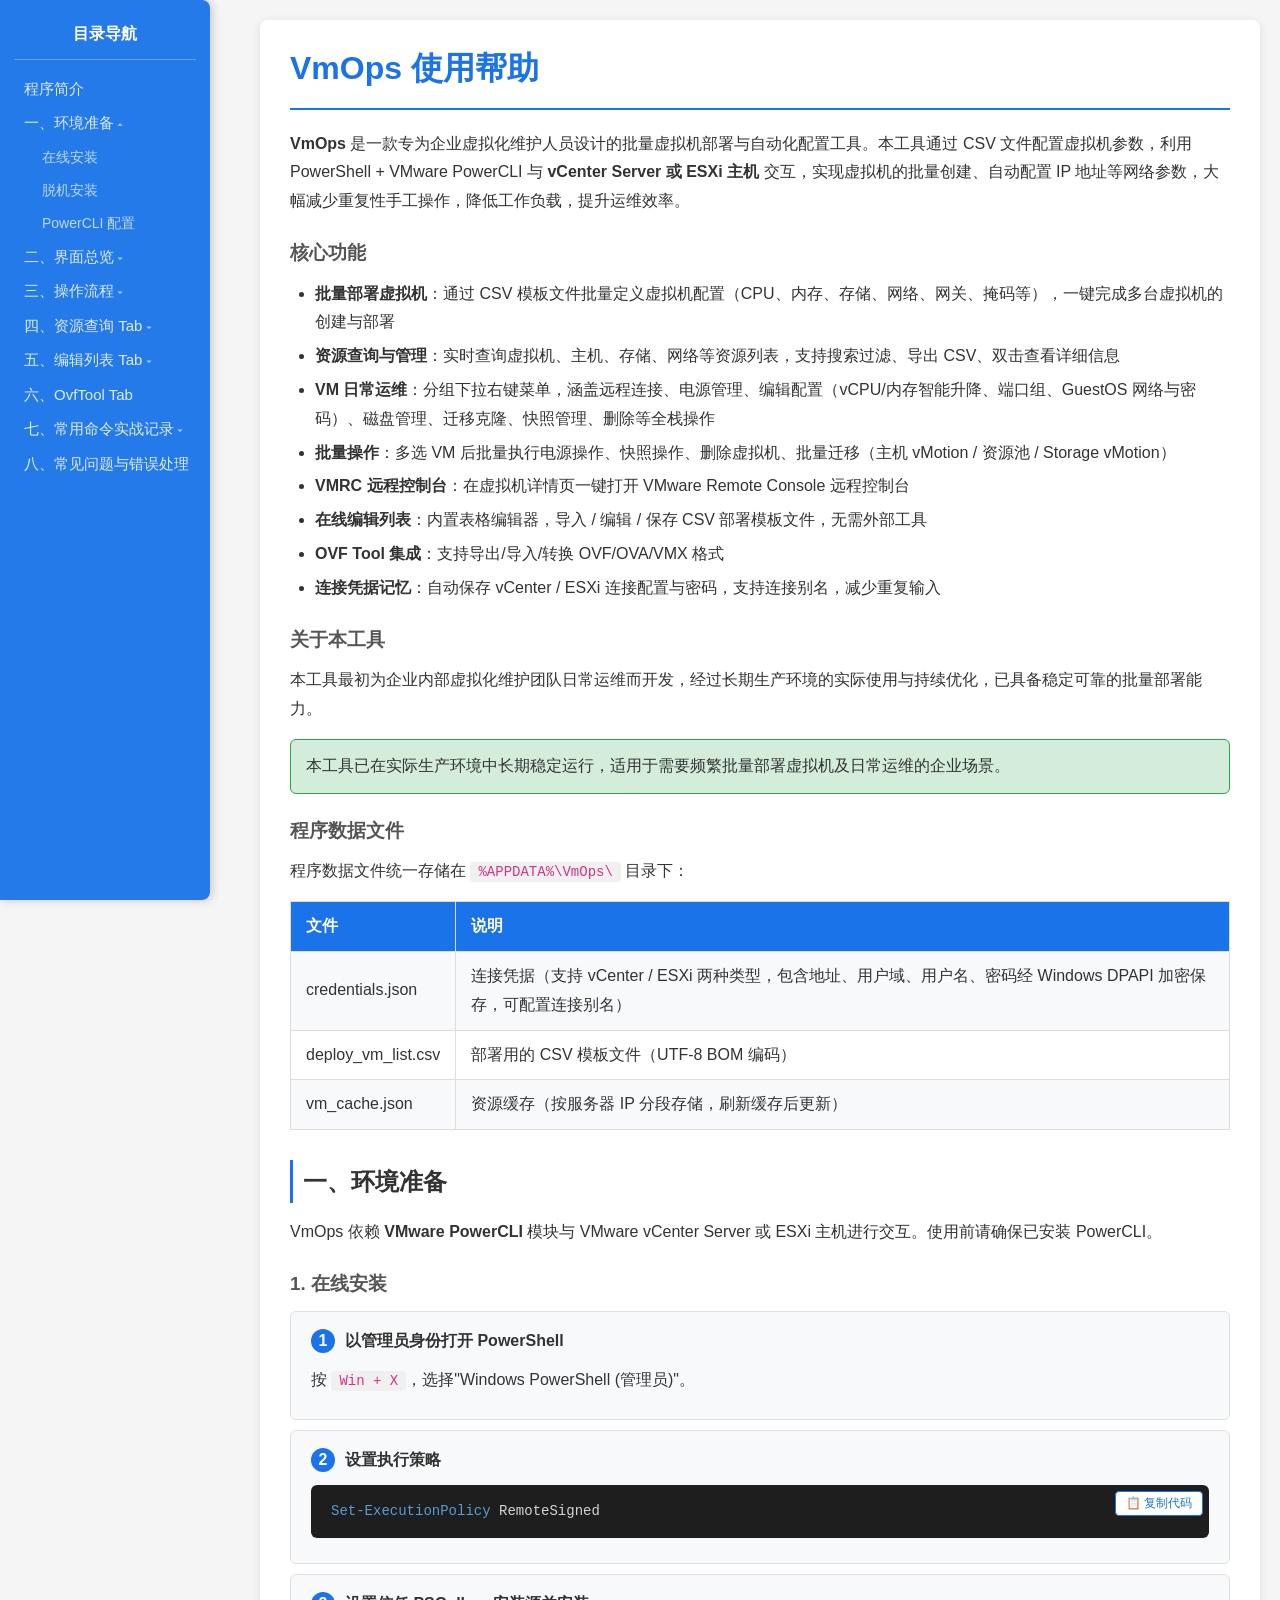
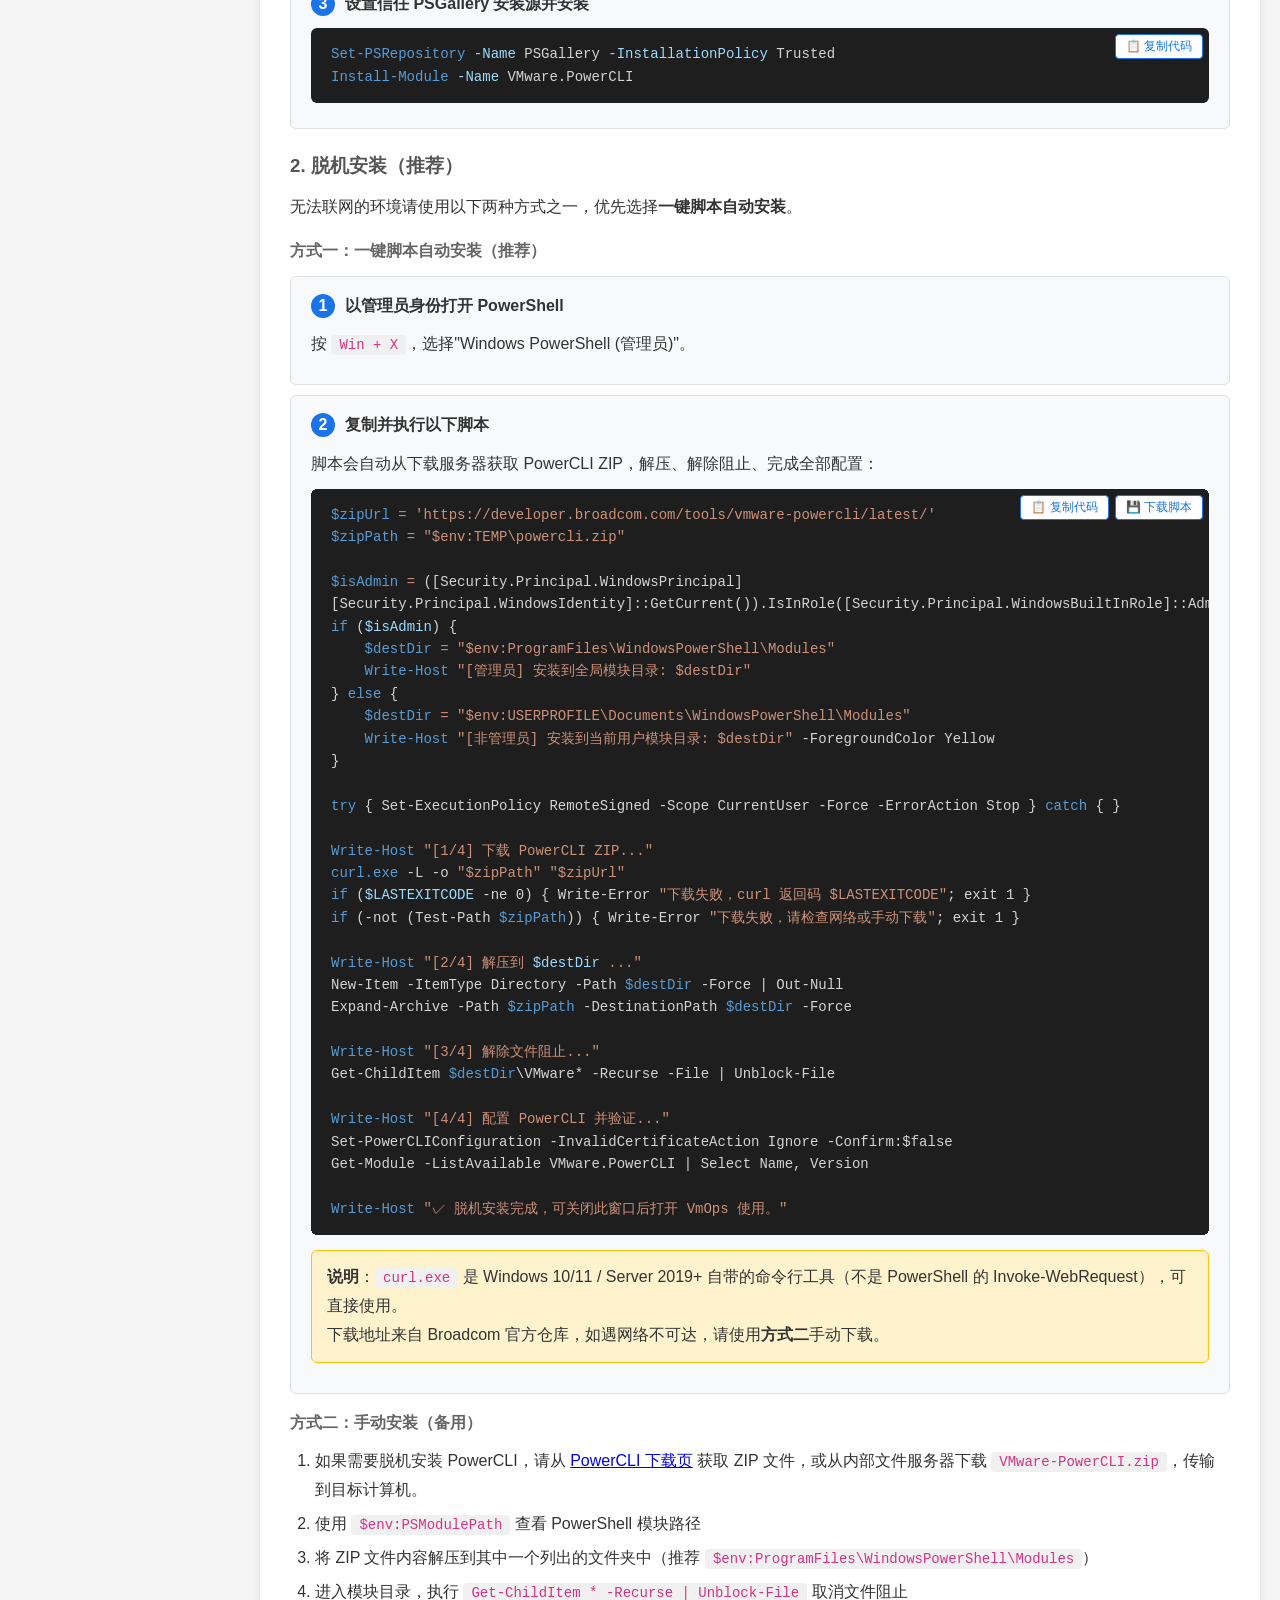
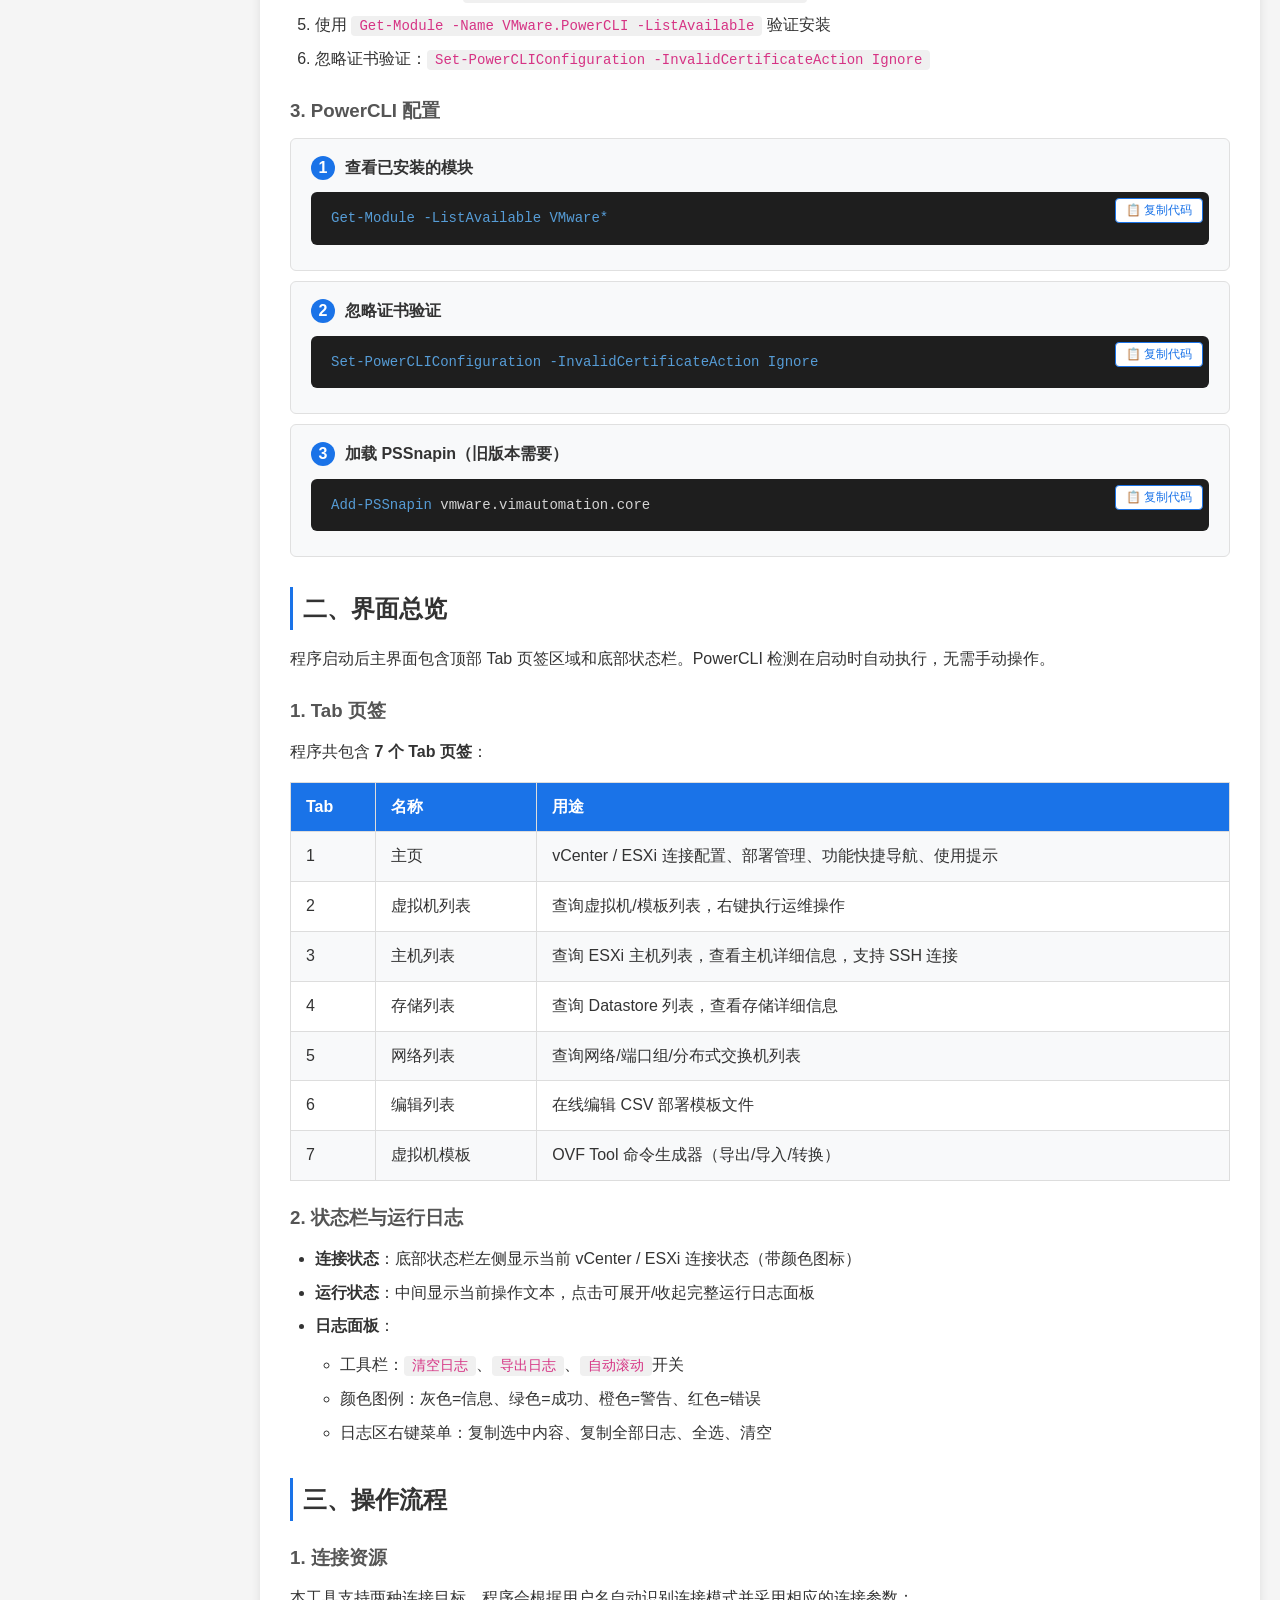
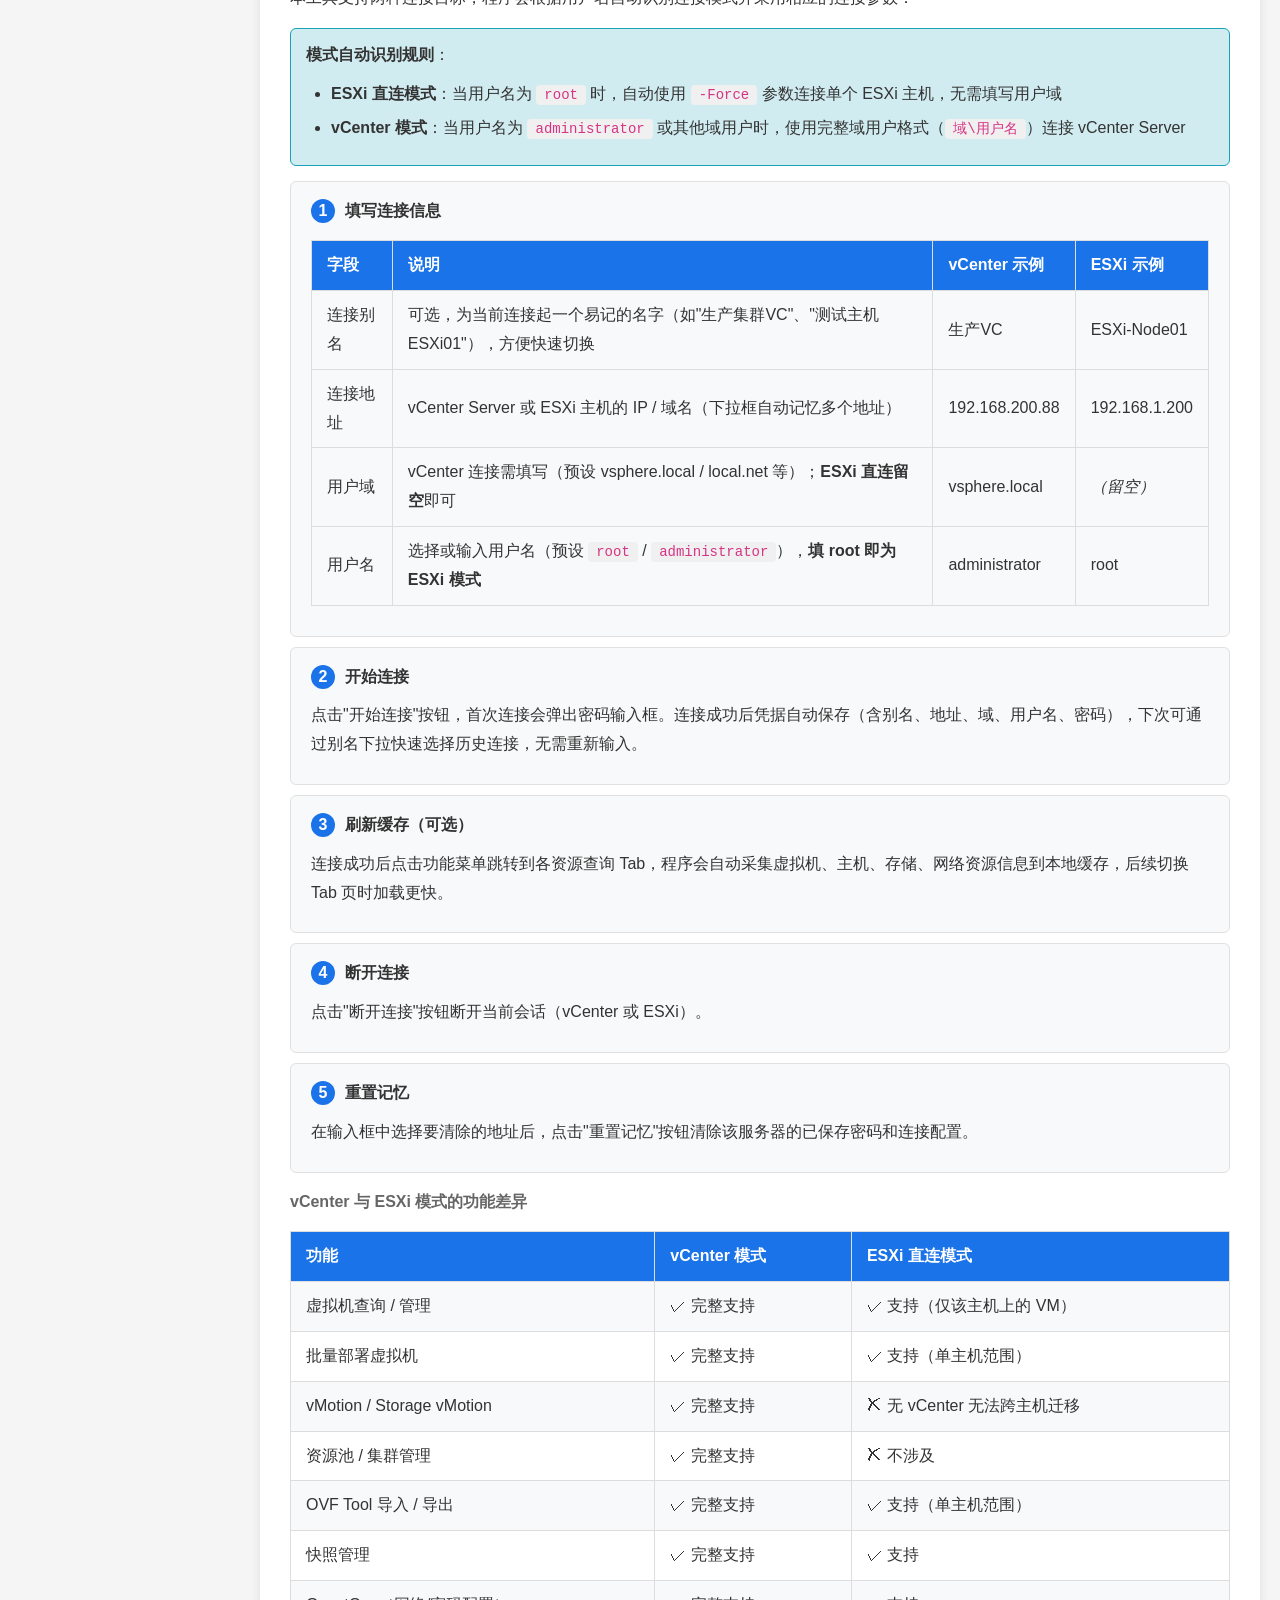
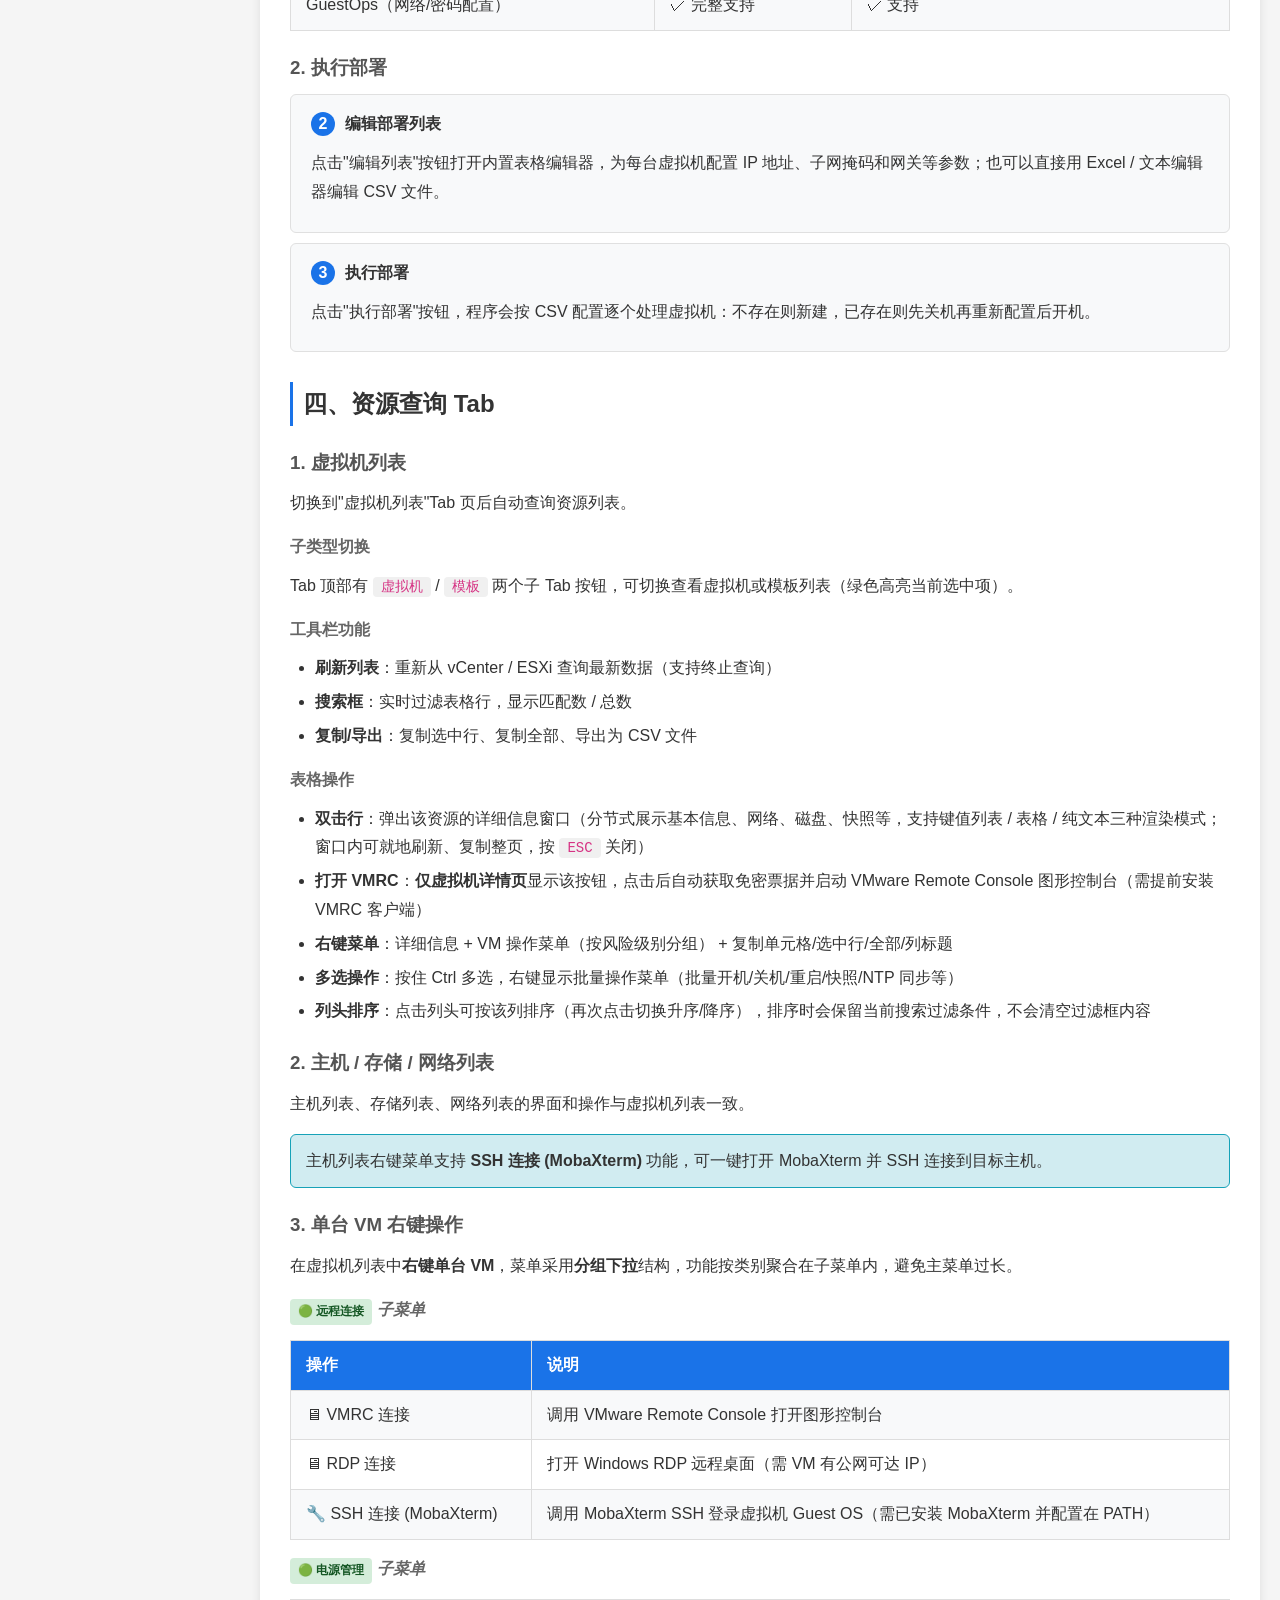
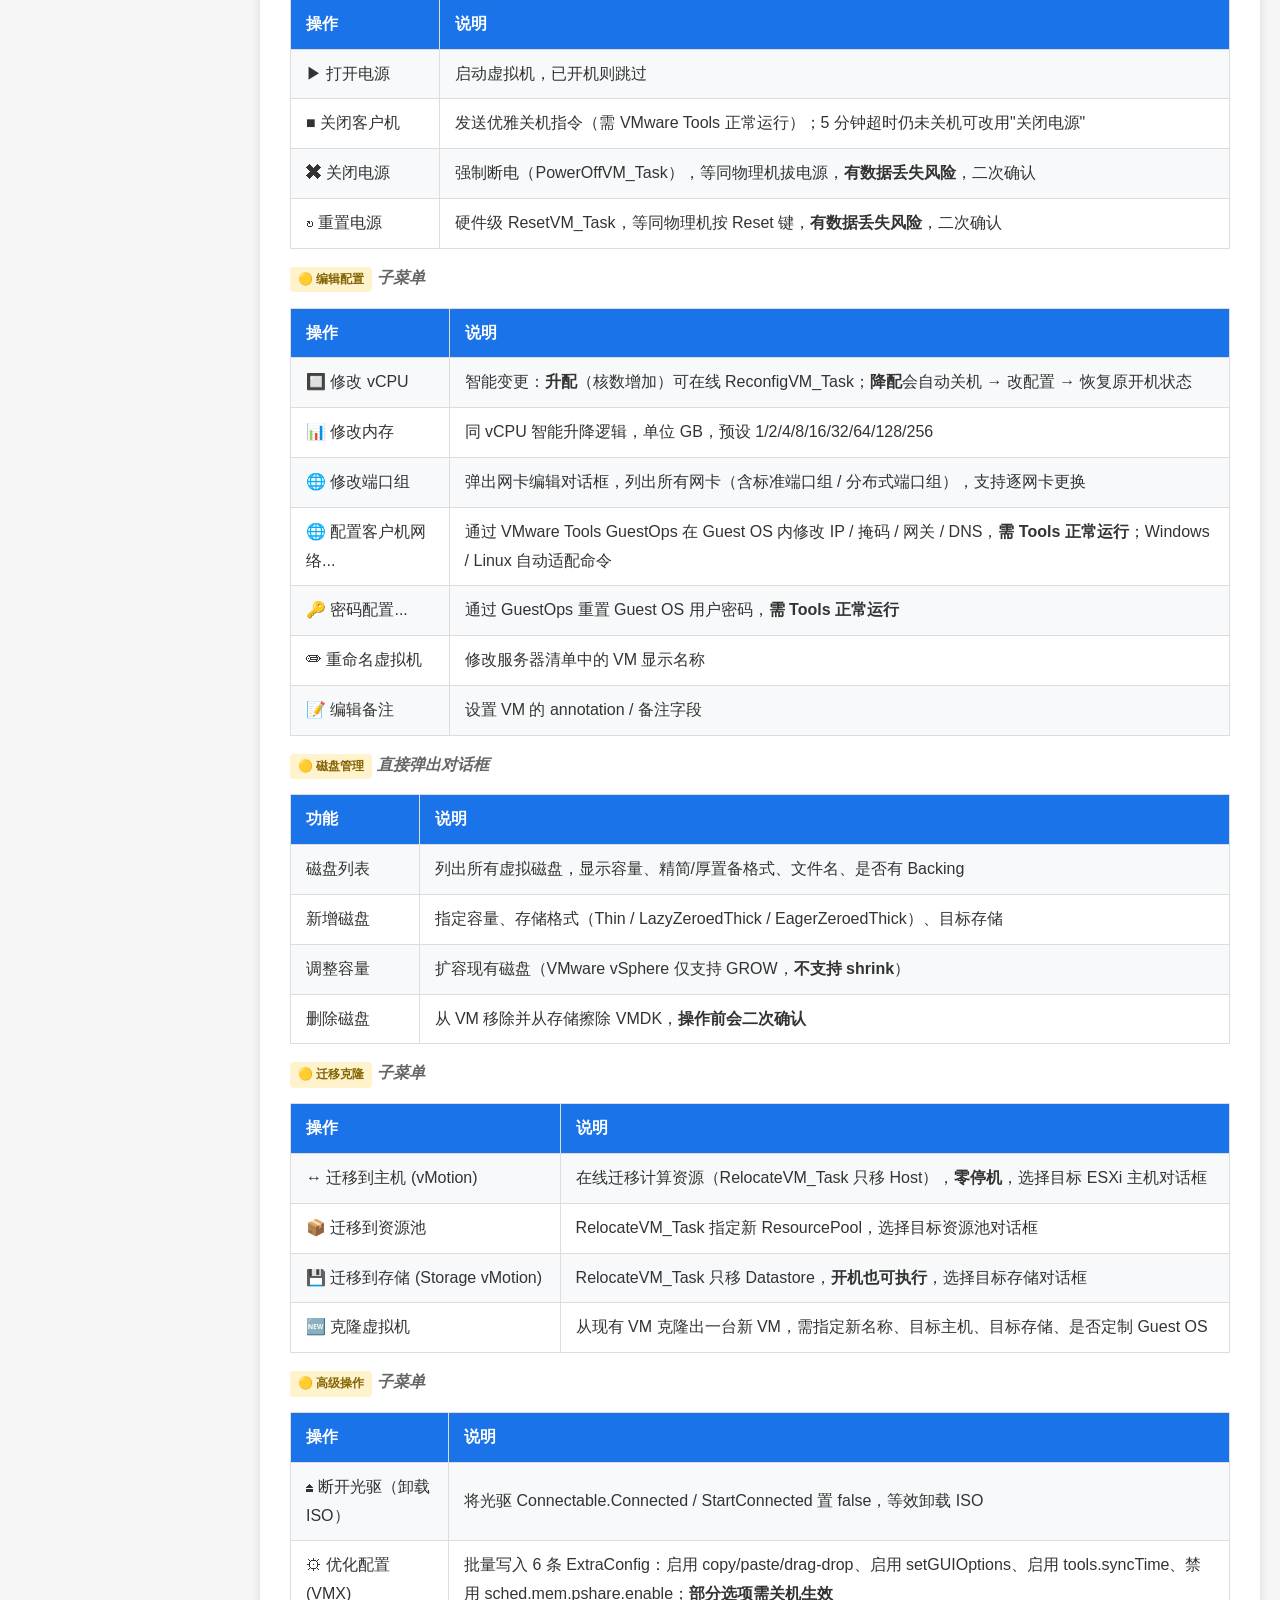
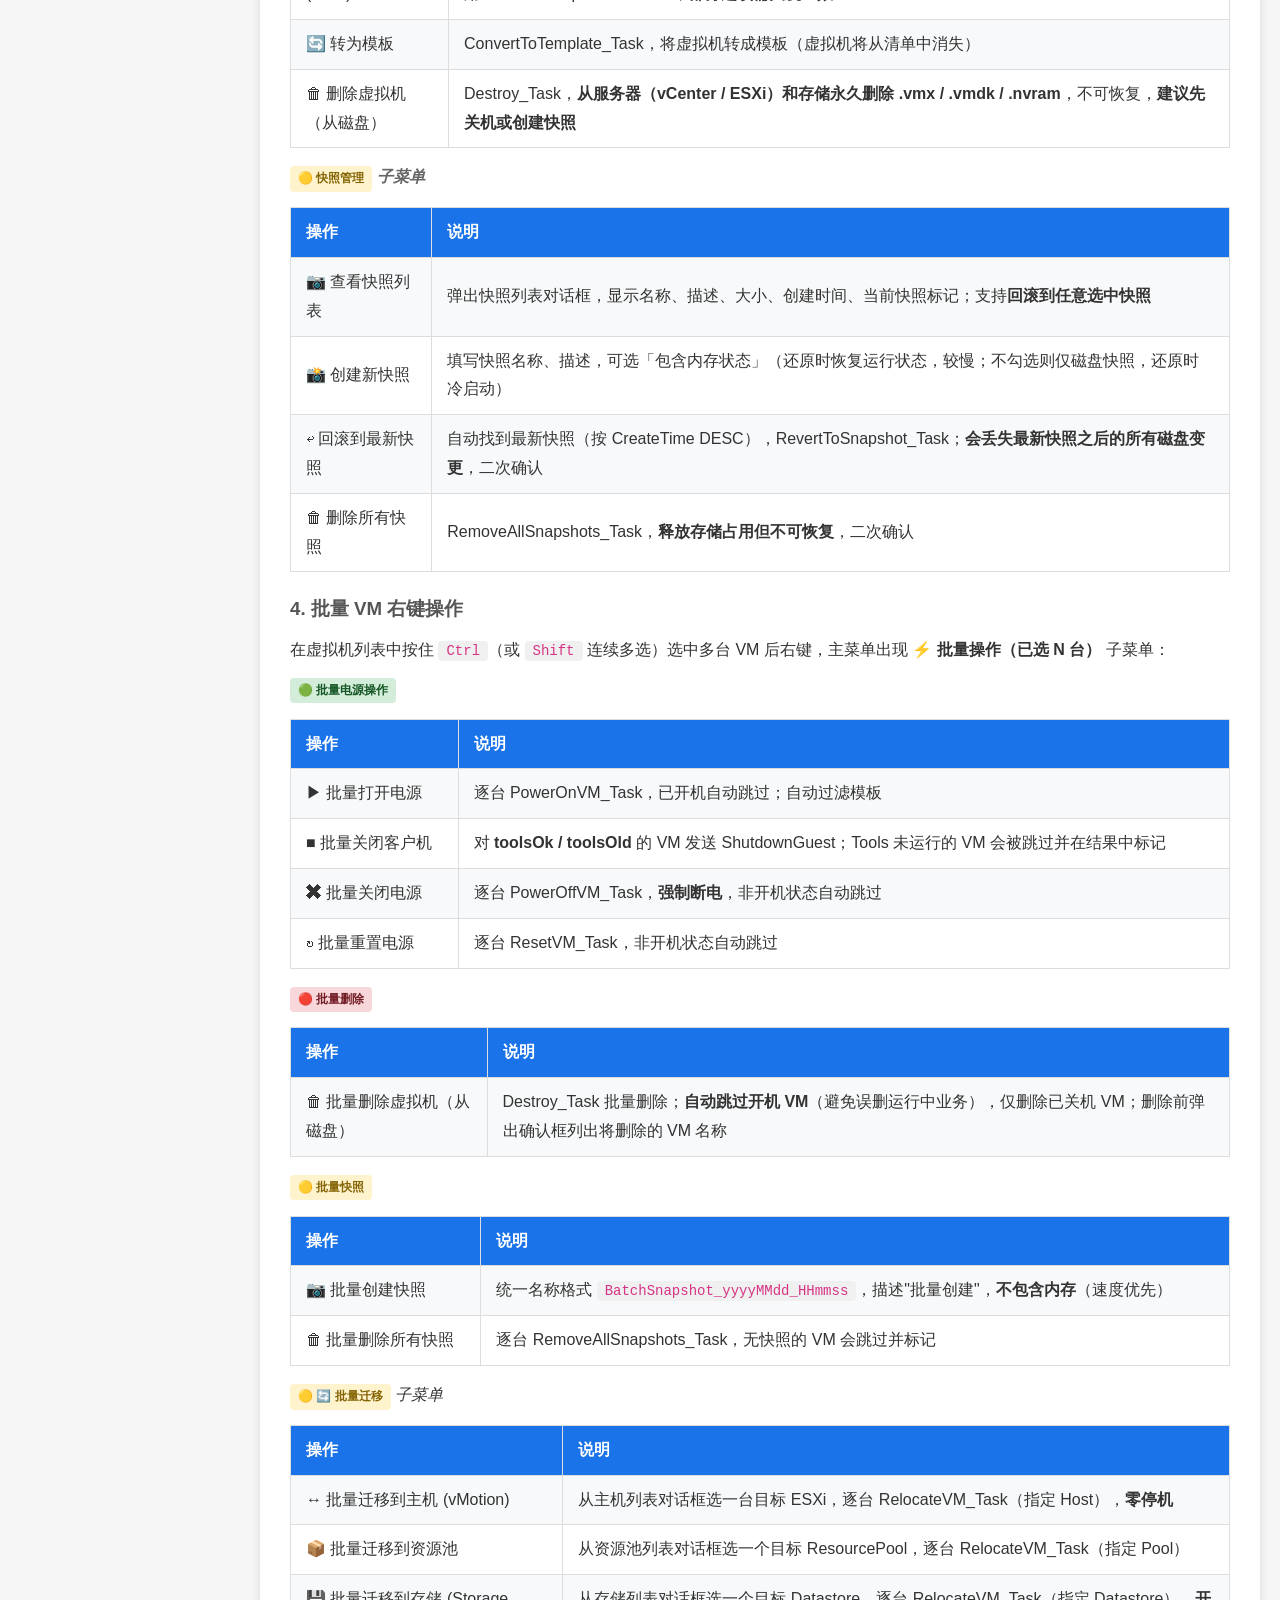
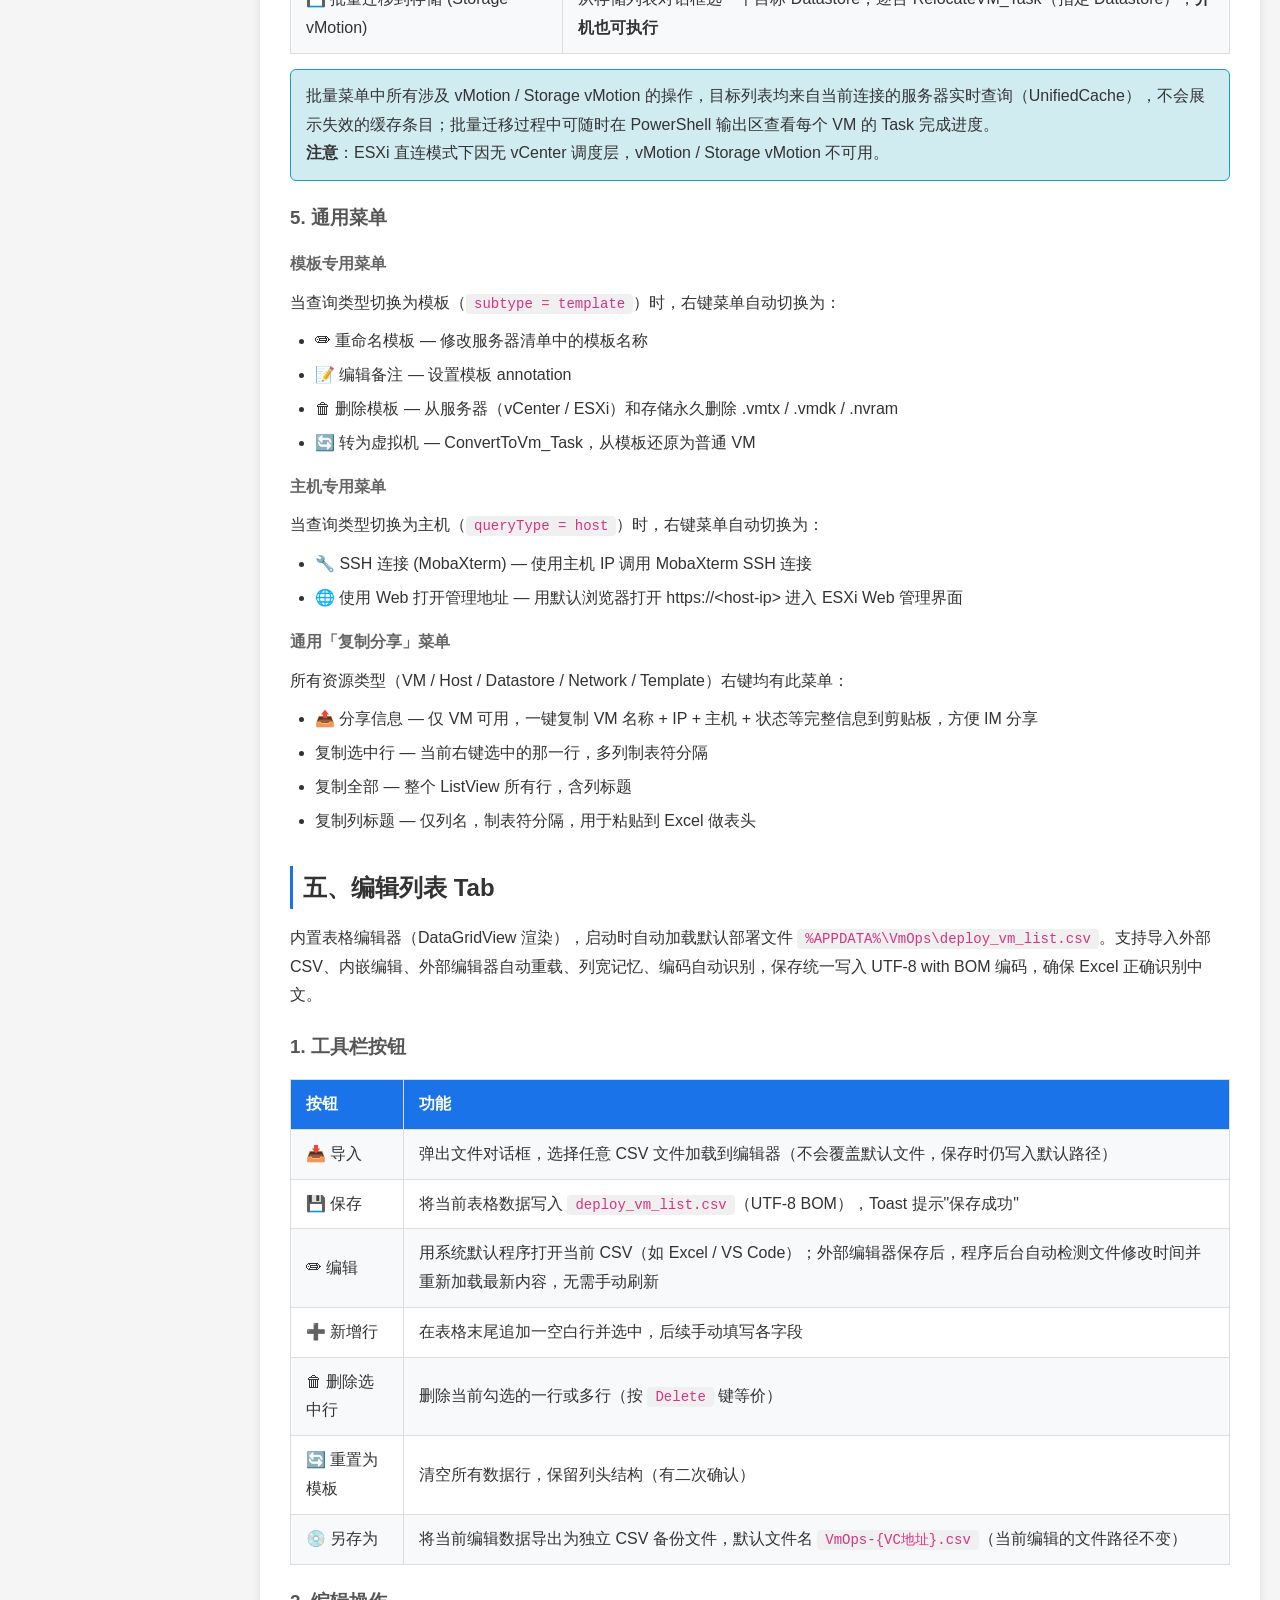
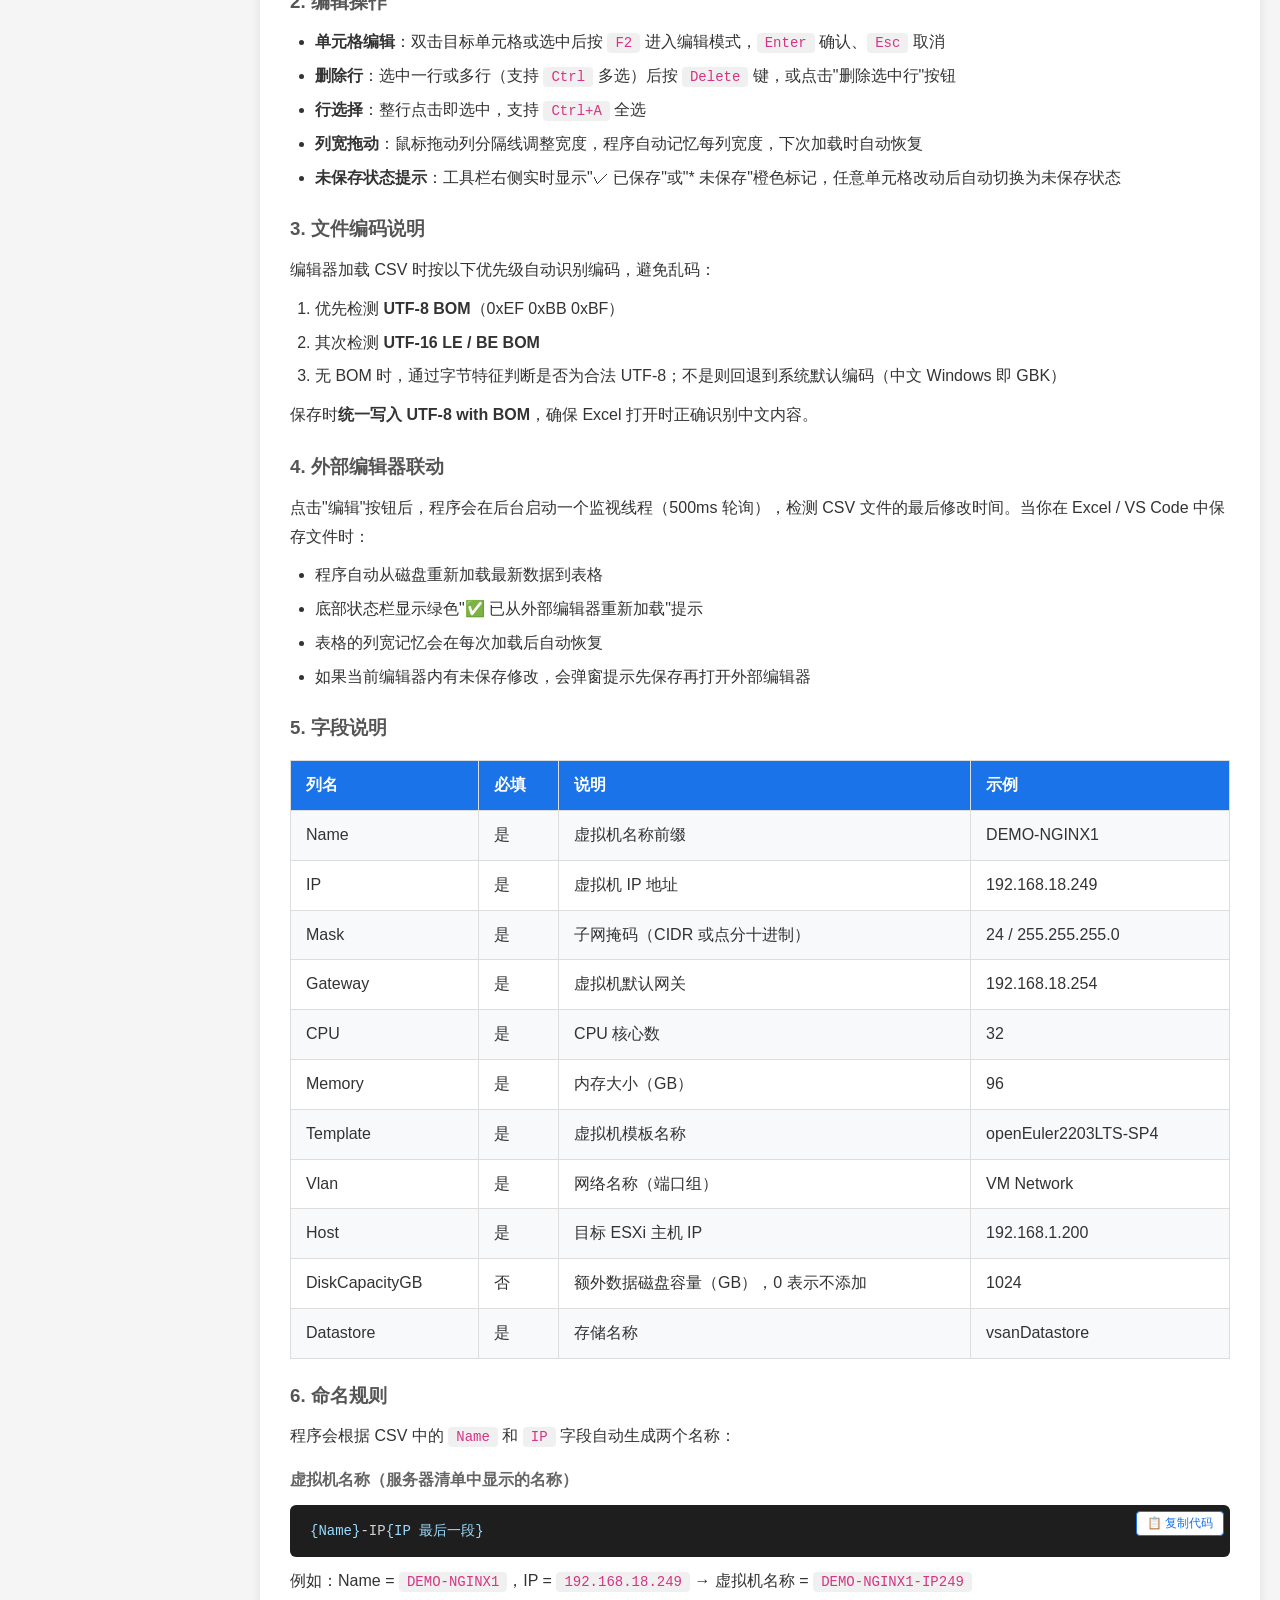
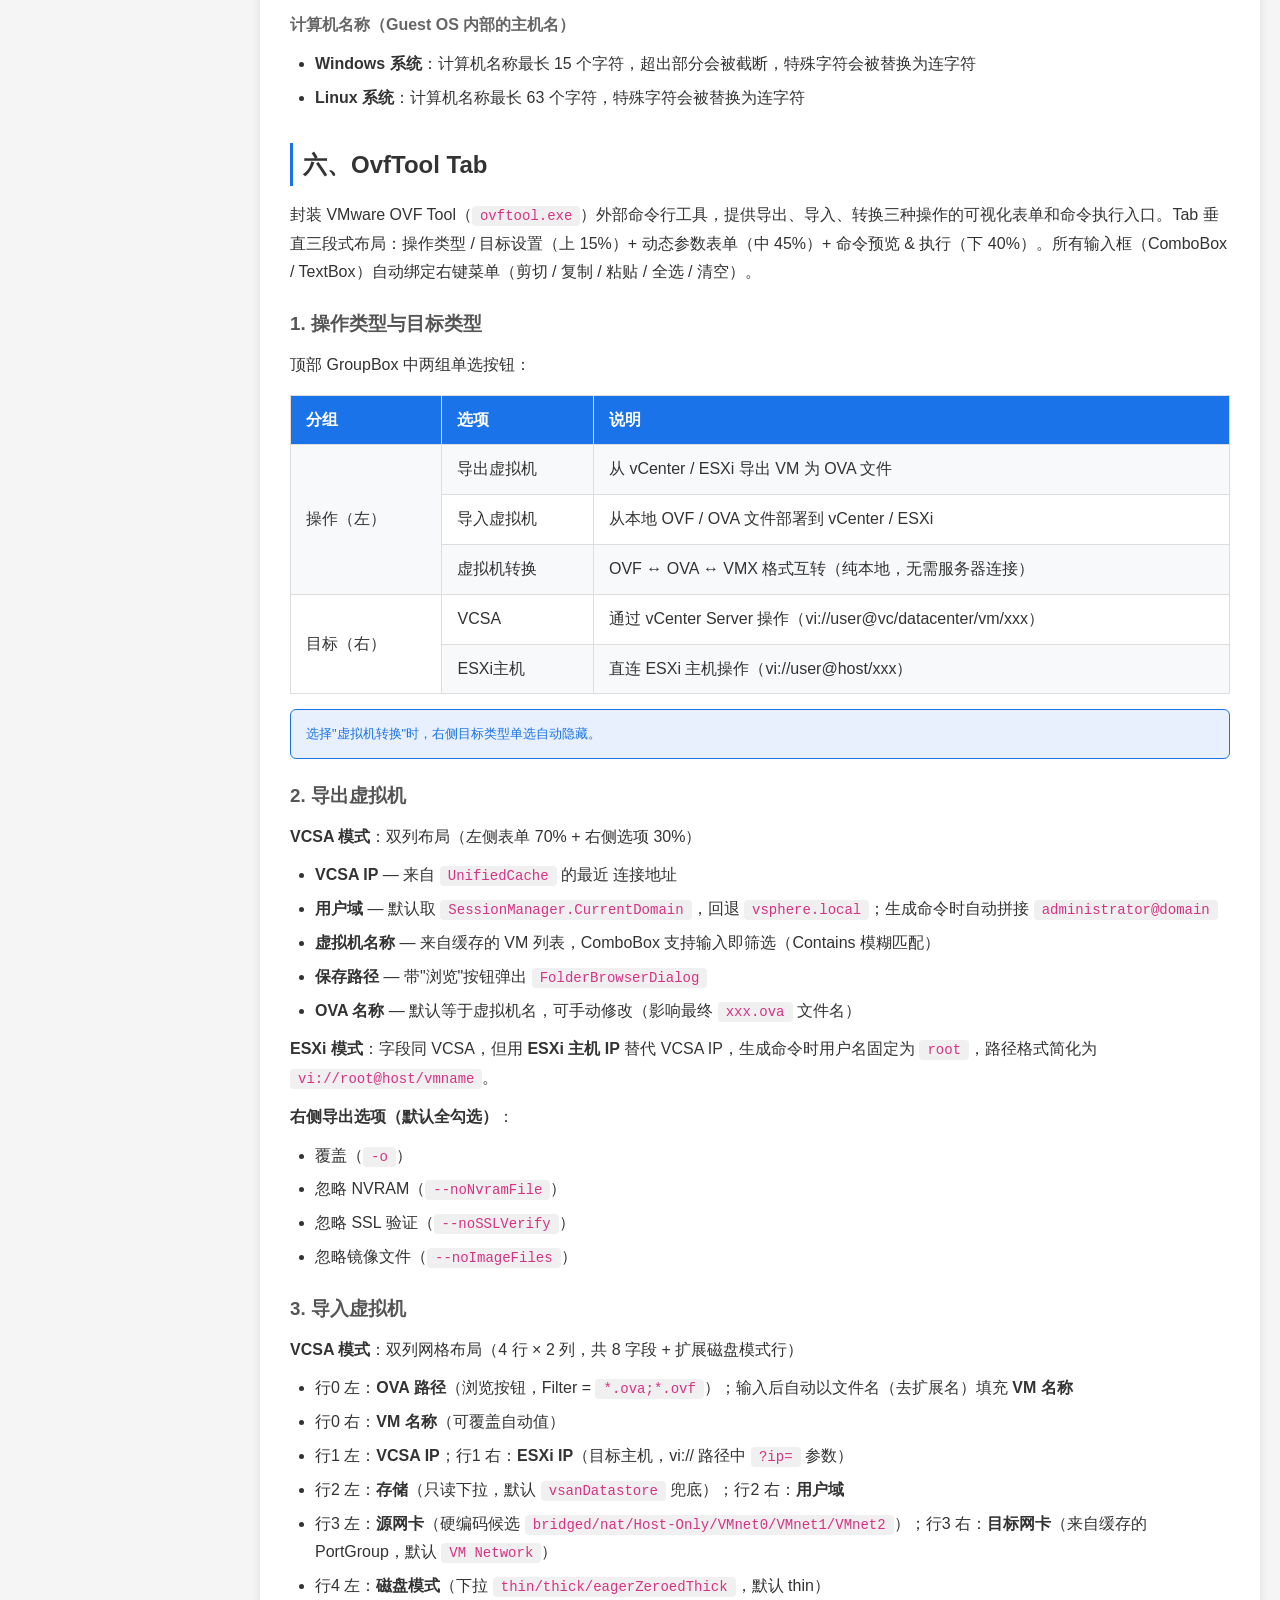
<file: VirtualizationOpsTool/Resources/help.html>
<!DOCTYPE html>
<html lang="zh-CN">
<head>
    <meta charset="UTF-8">
    <meta name="viewport" content="width=device-width, initial-scale=1.0">
    <title>VmOps 使用帮助</title>
    <link rel="icon" href="vmware.ico">
    <base target="_blank">
    <style>
        * { margin: 0; padding: 0; box-sizing: border-box; }
        body {
            font-family: "Microsoft YaHei", "Segoe UI", sans-serif;
            background: #f5f5f5;
            color: #333;
            line-height: 1.8;
            padding: 20px;
            overflow-x: hidden;
        }
        .container {
            max-width: 100%;
            width: auto;
            margin: 0 auto;
            background: #fff;
            border-radius: 8px;
            box-shadow: 0 2px 10px rgba(0,0,0,0.1);
            padding: 20px 30px;
        }
        h1 {
            color: #1a73e8;
            border-bottom: 2px solid #1a73e8;
            padding-bottom: 10px;
            margin-bottom: 20px;
        }
        h2 {
            color: #333;
            margin: 30px 0 15px;
            padding-left: 10px;
            border-left: 3px solid #1a73e8;
        }
        h3 { color: #555; margin: 20px 0 10px; }
        h4 { color: #666; margin: 15px 0 8px; }
        p { margin: 10px 0; }
        .step {
            background: #f8f9fa;
            border: 1px solid #e0e0e0;
            border-radius: 6px;
            padding: 15px 20px;
            margin: 10px 0;
        }
        .step-number {
            display: inline-block;
            background: #1a73e8;
            color: #fff;
            width: 24px; height: 24px;
            line-height: 24px; text-align: center;
            border-radius: 50%;
            margin-right: 10px;
            font-weight: bold;
        }
        code {
            background: #f0f0f0;
            padding: 2px 8px;
            border-radius: 4px;
            font-family: "Consolas", "Courier New", monospace;
            color: #d63384;
            font-size: 14px;
        }
        .code-block {
            background: #1e1e1e;
            color: #d4d4d4;
            padding: 15px 20px;
            border-radius: 6px;
            margin: 10px 0;
            overflow-x: auto;
            font-family: "Consolas", "Courier New", monospace;
            font-size: 14px;
            line-height: 1.6;
        }
        .code-block .comment { color: #6a9955; }
        .code-block .cmd { color: #569cd6; }
        .code-block .str { color: #ce9178; }
        .code-block .var { color: #9cdcfe; }
        .note {
            background: #fff3cd;
            border: 1px solid #ffc107;
            border-radius: 6px;
            padding: 12px 15px;
            margin: 15px 0;
        }
        .success {
            background: #d4edda;
            border: 1px solid #28a745;
            border-radius: 6px;
            padding: 12px 15px;
            margin: 15px 0;
        }
        .error-box {
            background: #f8d7da;
            border: 1px solid #dc3545;
            border-radius: 6px;
            padding: 12px 15px;
            margin: 15px 0;
        }
        .info-box {
            background: #d1ecf1;
            border: 1px solid #17a2b8;
            border-radius: 6px;
            padding: 12px 15px;
            margin: 15px 0;
        }
        table {
            width: 100%;
            border-collapse: collapse;
            margin: 15px 0;
        }
        th, td {
            border: 1px solid #ddd;
            padding: 10px 15px;
            text-align: left;
        }
        th { background: #1a73e8; color: #fff; }
        tr:nth-child(even) { background: #f8f9fa; }
        ul, ol { padding-left: 25px; margin: 10px 0; }
        li { margin: 5px 0; }
        .footer {
            text-align: center;
            margin-top: 30px;
            padding-top: 20px;
            border-top: 1px solid #e0e0e0;
            color: #888;
            font-size: 14px;
        }
        .footer-contact {
            margin-top: 12px;
            font-size: 13px;
        }
        .footer-contact a {
            color: #1a73e8;
            text-decoration: none;
        }
        .footer-contact a:hover {
            text-decoration: underline;
        }
        .version-badge {
            display: inline-block;
            background: #1a73e8;
            color: #fff;
            font-size: 12px;
            padding: 2px 10px;
            border-radius: 10px;
            font-family: Consolas, 'Courier New', monospace;
            margin-left: 4px;
        }
        .toc-sidebar {
            position: fixed;
            left: 0; top: 0;
            width: 210px;
            height: 100vh;
            background: rgba(26, 115, 232, 0.95);
            border-radius: 0 8px 8px 0;
            padding: 20px 14px;
            z-index: 1000;
            overflow-y: auto;
            box-shadow: 2px 0 10px rgba(0,0,0,0.2);
            transition: transform 0.3s ease;
            display: flex;
            flex-direction: column;
        }
        .toc-sidebar h4 {
            color: #fff;
            font-size: 16px;
            margin: 0 0 12px 0;
            text-align: center;
            border-bottom: 1px solid rgba(255,255,255,0.3);
            padding-bottom: 10px;
            flex-shrink: 0;
        }
        .toc-sidebar ul { list-style: none; padding: 0; margin: 0; flex: 1; overflow-y: auto; }
        .toc-sidebar li { margin: 0; padding: 0; }
        .toc-sidebar a {
            display: block;
            color: rgba(255,255,255,0.85);
            text-decoration: none;
            font-size: 15px;
            padding: 6px 10px;
            border-radius: 4px;
            transition: all 0.2s;
            white-space: nowrap;
            line-height: 1.5;
        }
        .toc-sidebar a:hover { background: rgba(255,255,255,0.2); color: #fff; }
        .toc-sidebar .has-children > a::after {
            content: ' ▾';
            font-size: 12px;
            opacity: 0.7;
        }
        .toc-sidebar .has-children.open > a::after {
            content: ' ▴';
        }
        .toc-sidebar .children {
            list-style: none;
            padding: 0;
            margin: 0;
            max-height: 0;
            overflow: hidden;
            transition: max-height 0.25s ease;
        }
        .toc-sidebar .has-children.open > .children {
            max-height: 500px;
        }
        .toc-sidebar .children li.sub { padding-left: 18px; }
        .toc-sidebar .children li.sub a { font-size: 14px; color: rgba(255,255,255,0.7); }
        .toc-sidebar .children li.sub a:hover { color: #fff; }
        .toc-sidebar .children li.sub.active a { color: #fff; background: rgba(255,255,255,0.25); }
        .toc-sidebar .sub { padding-left: 0; }
        .container { margin-left: 240px; max-width: calc(100% - 240px); }
        @media (max-width: 900px) {
            .toc-sidebar { position: static; transform: none; border-radius: 8px; margin-bottom: 20px; max-height: none; }
            .container { margin-left: 0; max-width: 100%; }
        }
        hr { border: none; border-top: 2px solid #e0e0e0; margin: 25px 0; }
        .risk-low { color: #28a745; font-weight: bold; }
        .risk-mid { color: #fd7e14; font-weight: bold; }
        .risk-high { color: #dc3545; font-weight: bold; }
        .badge {
            display: inline-block;
            padding: 2px 8px;
            border-radius: 4px;
            font-size: 12px;
            font-weight: bold;
        }
        .badge-green { background: #d4edda; color: #155724; }
        .badge-orange { background: #fff3cd; color: #856404; }
        .badge-red { background: #f8d7da; color: #721c24; }
        .script-wrapper {
            position: relative;
            margin: 10px 0;
        }
        .code-block { position: relative; }
        .code-block .copy-btn {
            position: absolute;
            top: 6px;
            right: 6px;
            padding: 3px 10px;
            font-size: 12px;
            border: 1px solid #1a73e8;
            border-radius: 4px;
            background: #fff;
            color: #1a73e8;
            cursor: pointer;
            font-family: "Microsoft YaHei", "Segoe UI", sans-serif;
            transition: all 0.15s;
        }
        .code-block .copy-btn:hover {
            background: #1a73e8;
            color: #fff;
        }
        .code-block .copy-btn.copied {
            background: #28a745;
            border-color: #28a745;
            color: #fff;
        }
        .script-wrapper .code-block {
            margin-top: 0;
        }
        .script-actions {
            position: absolute;
            top: 6px;
            right: 6px;
            display: flex;
            gap: 6px;
            z-index: 5;
        }
        .script-actions button {
            padding: 3px 10px;
            font-size: 12px;
            border: 1px solid #1a73e8;
            border-radius: 4px;
            background: #fff;
            color: #1a73e8;
            cursor: pointer;
            font-family: "Microsoft YaHei", "Segoe UI", sans-serif;
            transition: all 0.15s;
        }
        .script-actions button:hover {
            background: #1a73e8;
            color: #fff;
        }
        .script-actions button.copied {
            background: #28a745;
            border-color: #28a745;
            color: #fff;
        }
    </style>
</head>
<body>
<nav class="toc-sidebar">
    <h4>目录导航</h4>
    <ul>
        <li><a data-href="#intro">程序简介</a></li>

        <li class="has-children open">
            <a data-href="#env">一、环境准备</a>
            <ul class="children">
                <li class="sub"><a data-href="#install-online">在线安装</a></li>
                <li class="sub"><a data-href="#install-offline">脱机安装</a></li>
                <li class="sub"><a data-href="#config">PowerCLI 配置</a></li>
            </ul>
        </li>

        <li class="has-children">
            <a data-href="#interface">二、界面总览</a>
            <ul class="children">
                <li class="sub"><a data-href="#tabs">Tab 页签</a></li>
                <li class="sub"><a data-href="#statusbar">状态栏与运行日志</a></li>
            </ul>
        </li>

        <li class="has-children">
            <a data-href="#flow">三、操作流程</a>
            <ul class="children">
                <li class="sub"><a data-href="#step-connect">连接资源</a></li>
                <li class="sub"><a data-href="#step-deploy">执行部署</a></li>
            </ul>
        </li>

        <li class="has-children">
            <a data-href="#resource-tabs">四、资源查询 Tab</a>
            <ul class="children">
                <li class="sub"><a data-href="#vm-list">虚拟机列表</a></li>
                <li class="sub"><a data-href="#host-list">主机/存储/网络列表</a></li>
                <li class="sub"><a data-href="#vm-right-click">单台 VM 右键操作</a></li>
                <li class="sub"><a data-href="#batch-ops">批量 VM 右键操作</a></li>
                <li class="sub"><a data-href="#other-menus">通用菜单</a></li>
            </ul>
        </li>

        <li class="has-children">
            <a data-href="#csv-editor">五、编辑列表 Tab</a>
            <ul class="children">
                <li class="sub"><a data-href="#csv-fields">字段说明</a></li>
                <li class="sub"><a data-href="#csv-naming">命名规则</a></li>
            </ul>
        </li>

        <li><a data-href="#ovftool">六、OvfTool Tab</a></li>

        <li class="has-children">
            <a data-href="#practical-cmds">七、常用命令实战记录</a>
            <ul class="children">
                <li class="sub"><a data-href="#practical-vmware-unlun">VMware 卸载 LUN</a></li>
                <li class="sub"><a data-href="#practical-nfs41">NFS访问故障处理</a></li>
                <li class="sub"><a data-href="#practical-vmware-cmds">VMware 常用命令</a></li>
                <li class="sub"><a data-href="#practical-vmfs-expand">扩展 VMFS 数据存储</a></li>
                <li class="sub"><a data-href="#practical-vmware-cert">VMware 证书问题</a></li>
                <li class="sub"><a data-href="#practical-vmware-snapshot">VMware 快照管理</a></li>
                <li class="sub"><a data-href="#practical-vmware-password">VMware 密码问题处理</a></li>
                <li class="sub"><a data-href="#practical-vmware-upgrade">VMware 版本升级</a></li>
            </ul>
        </li>

        <li><a data-href="#faq">八、常见问题与错误处理</a></li>
    </ul>
</nav>

<div class="container">
    <h1 id="intro">VmOps 使用帮助</h1>
    <p><strong>VmOps</strong> 是一款专为企业虚拟化维护人员设计的批量虚拟机部署与自动化配置工具。本工具通过 CSV 文件配置虚拟机参数，利用 PowerShell + VMware PowerCLI 与 <strong>vCenter Server 或 ESXi 主机</strong> 交互，实现虚拟机的批量创建、自动配置 IP 地址等网络参数，大幅减少重复性手工操作，降低工作负载，提升运维效率。</p>

    <h3>核心功能</h3>
    <ul>
        <li><strong>批量部署虚拟机</strong>：通过 CSV 模板文件批量定义虚拟机配置（CPU、内存、存储、网络、网关、掩码等），一键完成多台虚拟机的创建与部署</li>
        <li><strong>资源查询与管理</strong>：实时查询虚拟机、主机、存储、网络等资源列表，支持搜索过滤、导出 CSV、双击查看详细信息</li>
        <li><strong>VM 日常运维</strong>：分组下拉右键菜单，涵盖远程连接、电源管理、编辑配置（vCPU/内存智能升降、端口组、GuestOS 网络与密码）、磁盘管理、迁移克隆、快照管理、删除等全栈操作</li>
        <li><strong>批量操作</strong>：多选 VM 后批量执行电源操作、快照操作、删除虚拟机、批量迁移（主机 vMotion / 资源池 / Storage vMotion）</li>
        <li><strong>VMRC 远程控制台</strong>：在虚拟机详情页一键打开 VMware Remote Console 远程控制台</li>
        <li><strong>在线编辑列表</strong>：内置表格编辑器，导入 / 编辑 / 保存 CSV 部署模板文件，无需外部工具</li>
        <li><strong>OVF Tool 集成</strong>：支持导出/导入/转换 OVF/OVA/VMX 格式</li>
        <li><strong>连接凭据记忆</strong>：自动保存 vCenter / ESXi 连接配置与密码，支持连接别名，减少重复输入</li>
    </ul>

    <h3>关于本工具</h3>
    <p>本工具最初为企业内部虚拟化维护团队日常运维而开发，经过长期生产环境的实际使用与持续优化，已具备稳定可靠的批量部署能力。</p>
    <div class="success">本工具已在实际生产环境中长期稳定运行，适用于需要频繁批量部署虚拟机及日常运维的企业场景。</div>

    <h3>程序数据文件</h3>
    <p>程序数据文件统一存储在 <code>%APPDATA%\VmOps\</code> 目录下：</p>
    <table>
        <tr><th>文件</th><th>说明</th></tr>
        <tr><td>credentials.json</td><td>连接凭据（支持 vCenter / ESXi 两种类型，包含地址、用户域、用户名、密码经 Windows DPAPI 加密保存，可配置连接别名）</td></tr>
        <tr><td>deploy_vm_list.csv</td><td>部署用的 CSV 模板文件（UTF-8 BOM 编码）</td></tr>
        <tr><td>vm_cache.json</td><td>资源缓存（按服务器 IP 分段存储，刷新缓存后更新）</td></tr>
    </table>

    <h2 id="env">一、环境准备</h2>
    <p>VmOps 依赖 <strong>VMware PowerCLI</strong> 模块与 VMware vCenter Server 或 ESXi 主机进行交互。使用前请确保已安装 PowerCLI。</p>

    <h3 id="install-online">1. 在线安装</h3>
    <div class="step"><span class="step-number">1</span><strong>以管理员身份打开 PowerShell</strong><p>按 <code>Win + X</code>，选择"Windows PowerShell (管理员)"。</p></div>
    <div class="step"><span class="step-number">2</span><strong>设置执行策略</strong><div class="code-block"><span class="cmd">Set-ExecutionPolicy</span> RemoteSigned</div></div>
    <div class="step"><span class="step-number">3</span><strong>设置信任 PSGallery 安装源并安装</strong>
        <div class="code-block">
            <span class="cmd">Set-PSRepository</span> <span class="var">-Name</span> PSGallery <span class="var">-InstallationPolicy</span> Trusted<br>
            <span class="cmd">Install-Module</span> <span class="var">-Name</span> VMware.PowerCLI
        </div>
    </div>

    <h3 id="install-offline">2. 脱机安装（推荐）</h3>
    <p>无法联网的环境请使用以下两种方式之一，优先选择<strong>一键脚本自动安装</strong>。</p>

    <h4>方式一：一键脚本自动安装（推荐）</h4>
    <div class="step"><span class="step-number">1</span><strong>以管理员身份打开 PowerShell</strong><p>按 <code>Win + X</code>，选择"Windows PowerShell (管理员)"。</p></div>
    <div class="step"><span class="step-number">2</span><strong>复制并执行以下脚本</strong>
        <p>脚本会自动从下载服务器获取 PowerCLI ZIP，解压、解除阻止、完成全部配置：</p>
        <div class="script-wrapper">
            <div class="script-actions">
                <button onclick="copyScript(this)">📋 复制代码</button>
                <button onclick="saveScript(this, 'PowerCLI_Offline_Install.ps1')">💾 下载脚本</button>
            </div>
            <script type="text/plain" id="ps1-install-script">$zipUrl = 'http://file.trasen.cn/?download&weblink=e1b38afda665dad9272af8dfe67183fa&realfilename=VMware-PowerCLI-13.2.1-22851661.zip'
$zipPath = "$env:TEMP\powercli.zip"

$isAdmin = ([Security.Principal.WindowsPrincipal] [Security.Principal.WindowsIdentity]::GetCurrent()).IsInRole([Security.Principal.WindowsBuiltInRole]::Administrator)
if ($isAdmin) {
    $destDir = "$env:ProgramFiles\WindowsPowerShell\Modules"
    Write-Host "[管理员] 安装到全局模块目录: $destDir"
} else {
    $destDir = "$env:USERPROFILE\Documents\WindowsPowerShell\Modules"
    Write-Host "[非管理员] 安装到当前用户模块目录: $destDir" -ForegroundColor Yellow
}

try { Set-ExecutionPolicy RemoteSigned -Scope CurrentUser -Force -ErrorAction Stop } catch { }

Write-Host "[1/4] 下载 PowerCLI ZIP..."
curl.exe -L -o "$zipPath" "$zipUrl"
if ($LASTEXITCODE -ne 0) { Write-Error "下载失败，curl 返回码 $LASTEXITCODE"; exit 1 }
if (-not (Test-Path $zipPath)) { Write-Error "下载失败，请检查网络或手动下载"; exit 1 }

Write-Host "[2/4] 解压到 $destDir ..."
New-Item -ItemType Directory -Path $destDir -Force | Out-Null
Expand-Archive -Path $zipPath -DestinationPath $destDir -Force

Write-Host "[3/4] 解除文件阻止..."
Get-ChildItem $destDir\VMware* -Recurse -File | Unblock-File

Write-Host "[4/4] 配置 PowerCLI 并验证..."
Set-PowerCLIConfiguration -InvalidCertificateAction Ignore -Confirm:$false -Force -ErrorAction SilentlyContinue | Out-Null
Get-Module -ListAvailable VMware.PowerCLI | Select Name, Version

Write-Host "✓ 脱机安装完成，可关闭此窗口后打开 VmOps 使用。"
</script>
            <div class="code-block"><span class="cmd">$zipUrl</span> <span class="str">=</span> <span class="str">'https://developer.broadcom.com/tools/vmware-powercli/latest/'</span><br>
<span class="cmd">$zipPath</span> <span class="str">=</span> <span class="str">"$env:TEMP\powercli.zip"</span><br><br>
<span class="cmd">$isAdmin</span> <span class="str">=</span> ([Security.Principal.WindowsPrincipal] [Security.Principal.WindowsIdentity]::GetCurrent()).IsInRole([Security.Principal.WindowsBuiltInRole]::Administrator)<br>
<span class="cmd">if</span> (<span class="var">$isAdmin</span>) {<br>
&nbsp;&nbsp;&nbsp;&nbsp;<span class="cmd">$destDir</span> <span class="str">=</span> <span class="str">"$env:ProgramFiles\WindowsPowerShell\Modules"</span><br>
&nbsp;&nbsp;&nbsp;&nbsp;<span class="cmd">Write-Host</span> <span class="str">"[管理员] 安装到全局模块目录: $destDir"</span><br>
} <span class="cmd">else</span> {<br>
&nbsp;&nbsp;&nbsp;&nbsp;<span class="cmd">$destDir</span> <span class="str">=</span> <span class="str">"$env:USERPROFILE\Documents\WindowsPowerShell\Modules"</span><br>
&nbsp;&nbsp;&nbsp;&nbsp;<span class="cmd">Write-Host</span> <span class="str">"[非管理员] 安装到当前用户模块目录: $destDir"</span> -ForegroundColor Yellow<br>
}<br><br>
<span class="cmd">try</span> { Set-ExecutionPolicy RemoteSigned -Scope CurrentUser -Force -ErrorAction Stop } <span class="cmd">catch</span> { }<br><br>
<span class="cmd">Write-Host</span> <span class="str">"[1/4] 下载 PowerCLI ZIP..."</span><br>
<span class="cmd">curl.exe</span> -L -o <span class="str">"$zipPath"</span> <span class="str">"$zipUrl"</span><br>
<span class="cmd">if</span> (<span class="var">$LASTEXITCODE</span> -ne 0) { Write-Error <span class="str">"下载失败，curl 返回码 $LASTEXITCODE"</span>; exit 1 }<br>
<span class="cmd">if</span> (-not (Test-Path <span class="cmd">$zipPath</span>)) { Write-Error <span class="str">"下载失败，请检查网络或手动下载"</span>; exit 1 }<br><br>
<span class="cmd">Write-Host</span> <span class="str">"[2/4] 解压到 <span class="var">$destDir</span> ..."</span><br>
New-Item -ItemType Directory -Path <span class="cmd">$destDir</span> -Force | Out-Null<br>
Expand-Archive -Path <span class="cmd">$zipPath</span> -DestinationPath <span class="cmd">$destDir</span> -Force<br><br>
<span class="cmd">Write-Host</span> <span class="str">"[3/4] 解除文件阻止..."</span><br>
Get-ChildItem <span class="cmd">$destDir</span>\VMware* -Recurse -File | Unblock-File<br><br>
<span class="cmd">Write-Host</span> <span class="str">"[4/4] 配置 PowerCLI 并验证..."</span><br>
Set-PowerCLIConfiguration -InvalidCertificateAction Ignore -Confirm:$false<br>
Get-Module -ListAvailable VMware.PowerCLI | Select Name, Version<br><br>
<span class="cmd">Write-Host</span> <span class="str">"✓ 脱机安装完成，可关闭此窗口后打开 VmOps 使用。"</span></div>
        </div>
        <div class="note">
            <strong>说明</strong>：<code>curl.exe</code> 是 Windows 10/11 / Server 2019+ 自带的命令行工具（不是 PowerShell 的 Invoke-WebRequest），可直接使用。<br>
            下载地址来自 Broadcom 官方仓库，如遇网络不可达，请使用<strong>方式二</strong>手动下载。
        </div>
    </div>

    <h4>方式二：手动安装（备用）</h4>
    <ol>
        <li>如果需要脱机安装 PowerCLI，请从 <a target="_blank" href="https://developer.broadcom.com/tools/vmware-powercli/latest/" title="Broadcom 下载站">PowerCLI 下载页</a> 获取 ZIP 文件，或从内部文件服务器下载 <code>VMware-PowerCLI.zip</code>，传输到目标计算机。</li>
        <li>使用 <code>$env:PSModulePath</code> 查看 PowerShell 模块路径</li>
        <li>将 ZIP 文件内容解压到其中一个列出的文件夹中（推荐 <code>$env:ProgramFiles\WindowsPowerShell\Modules</code>）</li>
        <li>进入模块目录，执行 <code>Get-ChildItem * -Recurse | Unblock-File</code> 取消文件阻止</li>
        <li>使用 <code>Get-Module -Name VMware.PowerCLI -ListAvailable</code> 验证安装</li>
        <li>忽略证书验证：<code>Set-PowerCLIConfiguration -InvalidCertificateAction Ignore</code></li>
    </ol>


    <h3 id="config">3. PowerCLI 配置</h3>
    <div class="step"><span class="step-number">1</span><strong>查看已安装的模块</strong><div class="code-block"><span class="cmd">Get-Module -ListAvailable VMware*</span></div></div>
    <div class="step"><span class="step-number">2</span><strong>忽略证书验证</strong><div class="code-block"><span class="cmd">Set-PowerCLIConfiguration -InvalidCertificateAction Ignore</span></div></div>
    <div class="step"><span class="step-number">3</span><strong>加载 PSSnapin（旧版本需要）</strong><div class="code-block"><span class="cmd">Add-PSSnapin</span> vmware.vimautomation.core</div></div>

    <h2 id="interface">二、界面总览</h2>
    <p>程序启动后主界面包含顶部 Tab 页签区域和底部状态栏。PowerCLI 检测在启动时自动执行，无需手动操作。</p>

    <h3 id="tabs">1. Tab 页签</h3>
    <p>程序共包含 <strong>7 个 Tab 页签</strong>：</p>
    <table>
        <tr><th>Tab</th><th>名称</th><th>用途</th></tr>
        <tr><td>1</td><td>主页</td><td>vCenter / ESXi 连接配置、部署管理、功能快捷导航、使用提示</td></tr>
        <tr><td>2</td><td>虚拟机列表</td><td>查询虚拟机/模板列表，右键执行运维操作</td></tr>
        <tr><td>3</td><td>主机列表</td><td>查询 ESXi 主机列表，查看主机详细信息，支持 SSH 连接</td></tr>
        <tr><td>4</td><td>存储列表</td><td>查询 Datastore 列表，查看存储详细信息</td></tr>
        <tr><td>5</td><td>网络列表</td><td>查询网络/端口组/分布式交换机列表</td></tr>
        <tr><td>6</td><td>编辑列表</td><td>在线编辑 CSV 部署模板文件</td></tr>
        <tr><td>7</td><td>虚拟机模板</td><td>OVF Tool 命令生成器（导出/导入/转换）</td></tr>
    </table>

    <h3 id="statusbar">2. 状态栏与运行日志</h3>
    <ul>
        <li><strong>连接状态</strong>：底部状态栏左侧显示当前 vCenter / ESXi 连接状态（带颜色图标）</li>
        <li><strong>运行状态</strong>：中间显示当前操作文本，点击可展开/收起完整运行日志面板</li>
        <li><strong>日志面板</strong>：
            <ul>
                <li>工具栏：<code>清空日志</code>、<code>导出日志</code>、<code>自动滚动</code>开关</li>
                <li>颜色图例：灰色=信息、绿色=成功、橙色=警告、红色=错误</li>
                <li>日志区右键菜单：复制选中内容、复制全部日志、全选、清空</li>
            </ul>
        </li>
    </ul>

    <h2 id="flow">三、操作流程</h2>
    <h3 id="step-connect">1. 连接资源</h3>
    <p>本工具支持两种连接目标，程序会根据用户名自动识别连接模式并采用相应的连接参数：</p>
    <div class="info-box">
        <strong>模式自动识别规则</strong>：
        <ul>
            <li><strong>ESXi 直连模式</strong>：当用户名为 <code>root</code> 时，自动使用 <code>-Force</code> 参数连接单个 ESXi 主机，无需填写用户域</li>
            <li><strong>vCenter 模式</strong>：当用户名为 <code>administrator</code> 或其他域用户时，使用完整域用户格式（<code>域\用户名</code>）连接 vCenter Server</li>
        </ul>
    </div>
    <div class="step"><span class="step-number">1</span><strong>填写连接信息</strong>
        <table><tr><th>字段</th><th>说明</th><th>vCenter 示例</th><th>ESXi 示例</th></tr>
        <tr><td>连接别名</td><td>可选，为当前连接起一个易记的名字（如"生产集群VC"、"测试主机ESXi01"），方便快速切换</td><td>生产VC</td><td>ESXi-Node01</td></tr>
        <tr><td>连接地址</td><td>vCenter Server 或 ESXi 主机的 IP / 域名（下拉框自动记忆多个地址）</td><td>192.168.200.88</td><td>192.168.1.200</td></tr>
        <tr><td>用户域</td><td>vCenter 连接需填写（预设 vsphere.local / local.net 等）；<strong>ESXi 直连留空</strong>即可</td><td>vsphere.local</td><td><em>（留空）</em></td></tr>
        <tr><td>用户名</td><td>选择或输入用户名（预设 <code>root</code> / <code>administrator</code>），<strong>填 root 即为 ESXi 模式</strong></td><td>administrator</td><td>root</td></tr></table>
    </div>
    <div class="step"><span class="step-number">2</span><strong>开始连接</strong><p>点击"开始连接"按钮，首次连接会弹出密码输入框。连接成功后凭据自动保存（含别名、地址、域、用户名、密码），下次可通过别名下拉快速选择历史连接，无需重新输入。</p></div>
    <div class="step"><span class="step-number">3</span><strong>刷新缓存（可选）</strong><p>连接成功后点击功能菜单跳转到各资源查询 Tab，程序会自动采集虚拟机、主机、存储、网络资源信息到本地缓存，后续切换 Tab 页时加载更快。</p></div>
    <div class="step"><span class="step-number">4</span><strong>断开连接</strong><p>点击"断开连接"按钮断开当前会话（vCenter 或 ESXi）。</p></div>
    <div class="step"><span class="step-number">5</span><strong>重置记忆</strong><p>在输入框中选择要清除的地址后，点击"重置记忆"按钮清除该服务器的已保存密码和连接配置。</p></div>

    <h4>vCenter 与 ESXi 模式的功能差异</h4>
    <table>
        <tr><th>功能</th><th>vCenter 模式</th><th>ESXi 直连模式</th></tr>
        <tr><td>虚拟机查询 / 管理</td><td>✓ 完整支持</td><td>✓ 支持（仅该主机上的 VM）</td></tr>
        <tr><td>批量部署虚拟机</td><td>✓ 完整支持</td><td>✓ 支持（单主机范围）</td></tr>
        <tr><td>vMotion / Storage vMotion</td><td>✓ 完整支持</td><td>✗ 无 vCenter 无法跨主机迁移</td></tr>
        <tr><td>资源池 / 集群管理</td><td>✓ 完整支持</td><td>✗ 不涉及</td></tr>
        <tr><td>OVF Tool 导入 / 导出</td><td>✓ 完整支持</td><td>✓ 支持（单主机范围）</td></tr>
        <tr><td>快照管理</td><td>✓ 完整支持</td><td>✓ 支持</td></tr>
        <tr><td>GuestOps（网络/密码配置）</td><td>✓ 完整支持</td><td>✓ 支持</td></tr>
    </table>

    <h3 id="step-deploy">2. 执行部署</h3>
    <div class="step"><span class="step-number">2</span><strong>编辑部署列表</strong><p>点击"编辑列表"按钮打开内置表格编辑器，为每台虚拟机配置 IP 地址、子网掩码和网关等参数；也可以直接用 Excel / 文本编辑器编辑 CSV 文件。</p></div>
    <div class="step"><span class="step-number">3</span><strong>执行部署</strong><p>点击"执行部署"按钮，程序会按 CSV 配置逐个处理虚拟机：不存在则新建，已存在则先关机再重新配置后开机。</p></div>

    <h2 id="resource-tabs">四、资源查询 Tab</h2>
    <h3 id="vm-list">1. 虚拟机列表</h3>
    <p>切换到"虚拟机列表"Tab 页后自动查询资源列表。</p>
    <h4>子类型切换</h4>
    <p>Tab 顶部有 <code>虚拟机</code> / <code>模板</code> 两个子 Tab 按钮，可切换查看虚拟机或模板列表（绿色高亮当前选中项）。</p>
    <h4>工具栏功能</h4>
    <ul>
        <li><strong>刷新列表</strong>：重新从 vCenter / ESXi 查询最新数据（支持终止查询）</li>
        <li><strong>搜索框</strong>：实时过滤表格行，显示匹配数 / 总数</li>
        <li><strong>复制/导出</strong>：复制选中行、复制全部、导出为 CSV 文件</li>
    </ul>
    <h4>表格操作</h4>
    <ul>
        <li><strong>双击行</strong>：弹出该资源的详细信息窗口（分节式展示基本信息、网络、磁盘、快照等，支持键值列表 / 表格 / 纯文本三种渲染模式；窗口内可就地刷新、复制整页，按 <code>ESC</code> 关闭）</li>
        <li><strong>打开 VMRC</strong>：<strong>仅虚拟机详情页</strong>显示该按钮，点击后自动获取免密票据并启动 VMware Remote Console 图形控制台（需提前安装 VMRC 客户端）</li>
        <li><strong>右键菜单</strong>：详细信息 + VM 操作菜单（按风险级别分组） + 复制单元格/选中行/全部/列标题</li>
        <li><strong>多选操作</strong>：按住 Ctrl 多选，右键显示批量操作菜单（批量开机/关机/重启/快照/NTP 同步等）</li>
        <li><strong>列头排序</strong>：点击列头可按该列排序（再次点击切换升序/降序），排序时会保留当前搜索过滤条件，不会清空过滤框内容</li>
    </ul>

    <h3 id="host-list">2. 主机 / 存储 / 网络列表</h3>
    <p>主机列表、存储列表、网络列表的界面和操作与虚拟机列表一致。</p>
    <div class="info-box">主机列表右键菜单支持 <strong>SSH 连接 (MobaXterm)</strong> 功能，可一键打开 MobaXterm 并 SSH 连接到目标主机。</div>

    <h3 id="vm-right-click">3. 单台 VM 右键操作</h3>
    <p>在虚拟机列表中<strong>右键单台 VM</strong>，菜单采用<strong>分组下拉</strong>结构，功能按类别聚合在子菜单内，避免主菜单过长。</p>

    <h4><span class="badge badge-green">🟢 远程连接</span> <em>子菜单</em></h4>
    <table>
        <tr><th>操作</th><th>说明</th></tr>
        <tr><td>🖥 VMRC 连接</td><td>调用 VMware Remote Console 打开图形控制台</td></tr>
        <tr><td>🖥 RDP 连接</td><td>打开 Windows RDP 远程桌面（需 VM 有公网可达 IP）</td></tr>
        <tr><td>🔧 SSH 连接 (MobaXterm)</td><td>调用 MobaXterm SSH 登录虚拟机 Guest OS（需已安装 MobaXterm 并配置在 PATH）</td></tr>
    </table>

    <h4><span class="badge badge-green">🟢 电源管理</span> <em>子菜单</em></h4>
    <table>
        <tr><th>操作</th><th>说明</th></tr>
        <tr><td>▶ 打开电源</td><td>启动虚拟机，已开机则跳过</td></tr>
        <tr><td>■ 关闭客户机</td><td>发送优雅关机指令（需 VMware Tools 正常运行）；5 分钟超时仍未关机可改用"关闭电源"</td></tr>
        <tr><td>✖ 关闭电源</td><td>强制断电（PowerOffVM_Task），等同物理机拔电源，<strong>有数据丢失风险</strong>，二次确认</td></tr>
        <tr><td>↻ 重置电源</td><td>硬件级 ResetVM_Task，等同物理机按 Reset 键，<strong>有数据丢失风险</strong>，二次确认</td></tr>
    </table>

    <h4><span class="badge badge-orange">🟡 编辑配置</span> <em>子菜单</em></h4>
    <table>
        <tr><th>操作</th><th>说明</th></tr>
        <tr><td>🔲 修改 vCPU</td><td>智能变更：<strong>升配</strong>（核数增加）可在线 ReconfigVM_Task；<strong>降配</strong>会自动关机 → 改配置 → 恢复原开机状态</td></tr>
        <tr><td>📊 修改内存</td><td>同 vCPU 智能升降逻辑，单位 GB，预设 1/2/4/8/16/32/64/128/256</td></tr>
        <tr><td>🌐 修改端口组</td><td>弹出网卡编辑对话框，列出所有网卡（含标准端口组 / 分布式端口组），支持逐网卡更换</td></tr>
        <tr><td>🌐 配置客户机网络...</td><td>通过 VMware Tools GuestOps 在 Guest OS 内修改 IP / 掩码 / 网关 / DNS，<strong>需 Tools 正常运行</strong>；Windows / Linux 自动适配命令</td></tr>
        <tr><td>🔑 密码配置...</td><td>通过 GuestOps 重置 Guest OS 用户密码，<strong>需 Tools 正常运行</strong></td></tr>
        <tr><td>✏ 重命名虚拟机</td><td>修改服务器清单中的 VM 显示名称</td></tr>
        <tr><td>📝 编辑备注</td><td>设置 VM 的 annotation / 备注字段</td></tr>
    </table>

    <h4><span class="badge badge-orange">🟡 磁盘管理</span> <em>直接弹出对话框</em></h4>
    <table>
        <tr><th>功能</th><th>说明</th></tr>
        <tr><td>磁盘列表</td><td>列出所有虚拟磁盘，显示容量、精简/厚置备格式、文件名、是否有 Backing</td></tr>
        <tr><td>新增磁盘</td><td>指定容量、存储格式（Thin / LazyZeroedThick / EagerZeroedThick）、目标存储</td></tr>
        <tr><td>调整容量</td><td>扩容现有磁盘（VMware vSphere 仅支持 GROW，<strong>不支持 shrink</strong>）</td></tr>
        <tr><td>删除磁盘</td><td>从 VM 移除并从存储擦除 VMDK，<strong>操作前会二次确认</strong></td></tr>
    </table>

    <h4><span class="badge badge-orange">🟡 迁移克隆</span> <em>子菜单</em></h4>
    <table>
        <tr><th>操作</th><th>说明</th></tr>
        <tr><td>↔ 迁移到主机 (vMotion)</td><td>在线迁移计算资源（RelocateVM_Task 只移 Host），<strong>零停机</strong>，选择目标 ESXi 主机对话框</td></tr>
        <tr><td>📦 迁移到资源池</td><td>RelocateVM_Task 指定新 ResourcePool，选择目标资源池对话框</td></tr>
        <tr><td>💾 迁移到存储 (Storage vMotion)</td><td>RelocateVM_Task 只移 Datastore，<strong>开机也可执行</strong>，选择目标存储对话框</td></tr>
        <tr><td>🆕 克隆虚拟机</td><td>从现有 VM 克隆出一台新 VM，需指定新名称、目标主机、目标存储、是否定制 Guest OS</td></tr>
    </table>

    <h4><span class="badge badge-orange">🟡 高级操作</span> <em>子菜单</em></h4>
    <table>
        <tr><th>操作</th><th>说明</th></tr>
        <tr><td>⏏ 断开光驱（卸载 ISO）</td><td>将光驱 Connectable.Connected / StartConnected 置 false，等效卸载 ISO</td></tr>
        <tr><td>⚙ 优化配置 (VMX)</td><td>批量写入 6 条 ExtraConfig：启用 copy/paste/drag-drop、启用 setGUIOptions、启用 tools.syncTime、禁用 sched.mem.pshare.enable；<strong>部分选项需关机生效</strong></td></tr>
        <tr><td>🔄 转为模板</td><td>ConvertToTemplate_Task，将虚拟机转成模板（虚拟机将从清单中消失）</td></tr>
        <tr><td>🗑 删除虚拟机（从磁盘）</td><td>Destroy_Task，<strong>从服务器（vCenter / ESXi）和存储永久删除 .vmx / .vmdk / .nvram</strong>，不可恢复，<strong>建议先关机或创建快照</strong></td></tr>
    </table>

    <h4><span class="badge badge-orange">🟡 快照管理</span> <em>子菜单</em></h4>
    <table>
        <tr><th>操作</th><th>说明</th></tr>
        <tr><td>📷 查看快照列表</td><td>弹出快照列表对话框，显示名称、描述、大小、创建时间、当前快照标记；支持<strong>回滚到任意选中快照</strong></td></tr>
        <tr><td>📸 创建新快照</td><td>填写快照名称、描述，可选「包含内存状态」（还原时恢复运行状态，较慢；不勾选则仅磁盘快照，还原时冷启动）</td></tr>
        <tr><td>↩ 回滚到最新快照</td><td>自动找到最新快照（按 CreateTime DESC），RevertToSnapshot_Task；<strong>会丢失最新快照之后的所有磁盘变更</strong>，二次确认</td></tr>
        <tr><td>🗑 删除所有快照</td><td>RemoveAllSnapshots_Task，<strong>释放存储占用但不可恢复</strong>，二次确认</td></tr>
    </table>

    <h3 id="batch-ops">4. 批量 VM 右键操作</h3>
    <p>在虚拟机列表中按住 <code>Ctrl</code>（或 <code>Shift</code> 连续多选）选中多台 VM 后右键，主菜单出现 <strong>⚡ 批量操作（已选 N 台）</strong> 子菜单：</p>

    <p><span class="badge badge-green">🟢 批量电源操作</span></p>
    <table>
        <tr><th>操作</th><th>说明</th></tr>
        <tr><td>▶ 批量打开电源</td><td>逐台 PowerOnVM_Task，已开机自动跳过；自动过滤模板</td></tr>
        <tr><td>■ 批量关闭客户机</td><td>对 <strong>toolsOk / toolsOld</strong> 的 VM 发送 ShutdownGuest；Tools 未运行的 VM 会被跳过并在结果中标记</td></tr>
        <tr><td>✖ 批量关闭电源</td><td>逐台 PowerOffVM_Task，<strong>强制断电</strong>，非开机状态自动跳过</td></tr>
        <tr><td>↻ 批量重置电源</td><td>逐台 ResetVM_Task，非开机状态自动跳过</td></tr>
    </table>

    <p><span class="badge badge-red">🔴 批量删除</span></p>
    <table>
        <tr><th>操作</th><th>说明</th></tr>
        <tr><td>🗑 批量删除虚拟机（从磁盘）</td><td>Destroy_Task 批量删除；<strong>自动跳过开机 VM</strong>（避免误删运行中业务），仅删除已关机 VM；删除前弹出确认框列出将删除的 VM 名称</td></tr>
    </table>

    <p><span class="badge badge-orange">🟡 批量快照</span></p>
    <table>
        <tr><th>操作</th><th>说明</th></tr>
        <tr><td>📷 批量创建快照</td><td>统一名称格式 <code>BatchSnapshot_yyyyMMdd_HHmmss</code>，描述"批量创建"，<strong>不包含内存</strong>（速度优先）</td></tr>
        <tr><td>🗑 批量删除所有快照</td><td>逐台 RemoveAllSnapshots_Task，无快照的 VM 会跳过并标记</td></tr>
    </table>

    <p><span class="badge badge-orange">🟡 🔄 批量迁移</span> <em>子菜单</em></p>
    <table>
        <tr><th>操作</th><th>说明</th></tr>
        <tr><td>↔ 批量迁移到主机 (vMotion)</td><td>从主机列表对话框选一台目标 ESXi，逐台 RelocateVM_Task（指定 Host），<strong>零停机</strong></td></tr>
        <tr><td>📦 批量迁移到资源池</td><td>从资源池列表对话框选一个目标 ResourcePool，逐台 RelocateVM_Task（指定 Pool）</td></tr>
        <tr><td>💾 批量迁移到存储 (Storage vMotion)</td><td>从存储列表对话框选一个目标 Datastore，逐台 RelocateVM_Task（指定 Datastore），<strong>开机也可执行</strong></td></tr>
    </table>

    <div class="info-box">批量菜单中所有涉及 vMotion / Storage vMotion 的操作，目标列表均来自当前连接的服务器实时查询（UnifiedCache），不会展示失效的缓存条目；批量迁移过程中可随时在 PowerShell 输出区查看每个 VM 的 Task 完成进度。<br><strong>注意</strong>：ESXi 直连模式下因无 vCenter 调度层，vMotion / Storage vMotion 不可用。</div>

    <h3 id="other-menus">5. 通用菜单</h3>

    <h4>模板专用菜单</h4>
    <p>当查询类型切换为模板（<code>subtype = template</code>）时，右键菜单自动切换为：</p>
    <ul>
        <li>✏ 重命名模板 — 修改服务器清单中的模板名称</li>
        <li>📝 编辑备注 — 设置模板 annotation</li>
        <li>🗑 删除模板 — 从服务器（vCenter / ESXi）和存储永久删除 .vmtx / .vmdk / .nvram</li>
        <li>🔄 转为虚拟机 — ConvertToVm_Task，从模板还原为普通 VM</li>
    </ul>

    <h4>主机专用菜单</h4>
    <p>当查询类型切换为主机（<code>queryType = host</code>）时，右键菜单自动切换为：</p>
    <ul>
        <li>🔧 SSH 连接 (MobaXterm) — 使用主机 IP 调用 MobaXterm SSH 连接</li>
        <li>🌐 使用 Web 打开管理地址 — 用默认浏览器打开 https://&lt;host-ip&gt; 进入 ESXi Web 管理界面</li>
    </ul>

    <h4>通用「复制分享」菜单</h4>
    <p>所有资源类型（VM / Host / Datastore / Network / Template）右键均有此菜单：</p>
    <ul>
        <li>📤 分享信息 — 仅 VM 可用，一键复制 VM 名称 + IP + 主机 + 状态等完整信息到剪贴板，方便 IM 分享</li>
        <li>复制选中行 — 当前右键选中的那一行，多列制表符分隔</li>
        <li>复制全部 — 整个 ListView 所有行，含列标题</li>
        <li>复制列标题 — 仅列名，制表符分隔，用于粘贴到 Excel 做表头</li>
    </ul>

    <h2 id="csv-editor">五、编辑列表 Tab</h2>
    <p>内置表格编辑器（DataGridView 渲染），启动时自动加载默认部署文件 <code>%APPDATA%\VmOps\deploy_vm_list.csv</code>。支持导入外部 CSV、内嵌编辑、外部编辑器自动重载、列宽记忆、编码自动识别，保存统一写入 UTF-8 with BOM 编码，确保 Excel 正确识别中文。</p>

    <h3>1. 工具栏按钮</h3>
    <table>
        <tr><th>按钮</th><th>功能</th></tr>
        <tr><td>📥 导入</td><td>弹出文件对话框，选择任意 CSV 文件加载到编辑器（不会覆盖默认文件，保存时仍写入默认路径）</td></tr>
        <tr><td>💾 保存</td><td>将当前表格数据写入 <code>deploy_vm_list.csv</code>（UTF-8 BOM），Toast 提示"保存成功"</td></tr>
        <tr><td>✏ 编辑</td><td>用系统默认程序打开当前 CSV（如 Excel / VS Code）；外部编辑器保存后，程序后台自动检测文件修改时间并重新加载最新内容，无需手动刷新</td></tr>
        <tr><td>➕ 新增行</td><td>在表格末尾追加一空白行并选中，后续手动填写各字段</td></tr>
        <tr><td>🗑 删除选中行</td><td>删除当前勾选的一行或多行（按 <code>Delete</code> 键等价）</td></tr>
        <tr><td>🔄 重置为模板</td><td>清空所有数据行，保留列头结构（有二次确认）</td></tr>
        <tr><td>💿 另存为</td><td>将当前编辑数据导出为独立 CSV 备份文件，默认文件名 <code>VmOps-{VC地址}.csv</code>（当前编辑的文件路径不变）</td></tr>
    </table>

    <h3>2. 编辑操作</h3>
    <ul>
        <li><strong>单元格编辑</strong>：双击目标单元格或选中后按 <code>F2</code> 进入编辑模式，<code>Enter</code> 确认、<code>Esc</code> 取消</li>
        <li><strong>删除行</strong>：选中一行或多行（支持 <code>Ctrl</code> 多选）后按 <code>Delete</code> 键，或点击"删除选中行"按钮</li>
        <li><strong>行选择</strong>：整行点击即选中，支持 <code>Ctrl+A</code> 全选</li>
        <li><strong>列宽拖动</strong>：鼠标拖动列分隔线调整宽度，程序自动记忆每列宽度，下次加载时自动恢复</li>
        <li><strong>未保存状态提示</strong>：工具栏右侧实时显示"✓ 已保存"或"* 未保存"橙色标记，任意单元格改动后自动切换为未保存状态</li>
    </ul>

    <h3>3. 文件编码说明</h3>
    <p>编辑器加载 CSV 时按以下优先级自动识别编码，避免乱码：</p>
    <ol>
        <li>优先检测 <strong>UTF-8 BOM</strong>（0xEF 0xBB 0xBF）</li>
        <li>其次检测 <strong>UTF-16 LE / BE BOM</strong></li>
        <li>无 BOM 时，通过字节特征判断是否为合法 UTF-8；不是则回退到系统默认编码（中文 Windows 即 GBK）</li>
    </ol>
    <p>保存时<strong>统一写入 UTF-8 with BOM</strong>，确保 Excel 打开时正确识别中文内容。</p>

    <h3>4. 外部编辑器联动</h3>
    <p>点击"编辑"按钮后，程序会在后台启动一个监视线程（500ms 轮询），检测 CSV 文件的最后修改时间。当你在 Excel / VS Code 中保存文件时：</p>
    <ul>
        <li>程序自动从磁盘重新加载最新数据到表格</li>
        <li>底部状态栏显示绿色"✅ 已从外部编辑器重新加载"提示</li>
        <li>表格的列宽记忆会在每次加载后自动恢复</li>
        <li>如果当前编辑器内有未保存修改，会弹窗提示先保存再打开外部编辑器</li>
    </ul>

    <h3 id="csv-fields">5. 字段说明</h3>
    <table>
        <tr><th>列名</th><th>必填</th><th>说明</th><th>示例</th></tr>
        <tr><td>Name</td><td>是</td><td>虚拟机名称前缀</td><td>DEMO-NGINX1</td></tr>
        <tr><td>IP</td><td>是</td><td>虚拟机 IP 地址</td><td>192.168.18.249</td></tr>
        <tr><td>Mask</td><td>是</td><td>子网掩码（CIDR 或点分十进制）</td><td>24 / 255.255.255.0</td></tr>
        <tr><td>Gateway</td><td>是</td><td>虚拟机默认网关</td><td>192.168.18.254</td></tr>
        <tr><td>CPU</td><td>是</td><td>CPU 核心数</td><td>32</td></tr>
        <tr><td>Memory</td><td>是</td><td>内存大小（GB）</td><td>96</td></tr>
        <tr><td>Template</td><td>是</td><td>虚拟机模板名称</td><td>openEuler2203LTS-SP4</td></tr>
        <tr><td>Vlan</td><td>是</td><td>网络名称（端口组）</td><td>VM Network</td></tr>
        <tr><td>Host</td><td>是</td><td>目标 ESXi 主机 IP</td><td>192.168.1.200</td></tr>
        <tr><td>DiskCapacityGB</td><td>否</td><td>额外数据磁盘容量（GB），0 表示不添加</td><td>1024</td></tr>
        <tr><td>Datastore</td><td>是</td><td>存储名称</td><td>vsanDatastore</td></tr>
    </table>

    <h3 id="csv-naming">6. 命名规则</h3>
    <p>程序会根据 CSV 中的 <code>Name</code> 和 <code>IP</code> 字段自动生成两个名称：</p>
    <h4>虚拟机名称（服务器清单中显示的名称）</h4>
    <div class="code-block"><span class="var">{Name}</span>-IP<span class="var">{IP 最后一段}</span></div>
    <p>例如：Name = <code>DEMO-NGINX1</code>，IP = <code>192.168.18.249</code> → 虚拟机名称 = <code>DEMO-NGINX1-IP249</code></p>
    <h4>计算机名称（Guest OS 内部的主机名）</h4>
    <ul>
        <li><strong>Windows 系统</strong>：计算机名称最长 15 个字符，超出部分会被截断，特殊字符会被替换为连字符</li>
        <li><strong>Linux 系统</strong>：计算机名称最长 63 个字符，特殊字符会被替换为连字符</li>
    </ul>

    <h2 id="ovftool">六、OvfTool Tab</h2>
    <p>封装 VMware OVF Tool（<code>ovftool.exe</code>）外部命令行工具，提供导出、导入、转换三种操作的可视化表单和命令执行入口。Tab 垂直三段式布局：操作类型 / 目标设置（上 15%）+ 动态参数表单（中 45%）+ 命令预览 &amp; 执行（下 40%）。所有输入框（ComboBox / TextBox）自动绑定右键菜单（剪切 / 复制 / 粘贴 / 全选 / 清空）。</p>

    <h3>1. 操作类型与目标类型</h3>
    <p>顶部 GroupBox 中两组单选按钮：</p>
    <table>
        <tr><th>分组</th><th>选项</th><th>说明</th></tr>
        <tr><td rowspan="3">操作（左）</td><td>导出虚拟机</td><td>从 vCenter / ESXi 导出 VM 为 OVA 文件</td></tr>
        <tr><td>导入虚拟机</td><td>从本地 OVF / OVA 文件部署到 vCenter / ESXi</td></tr>
        <tr><td>虚拟机转换</td><td>OVF ↔ OVA ↔ VMX 格式互转（纯本地，无需服务器连接）</td></tr>
        <tr><td rowspan="2">目标（右）</td><td>VCSA</td><td>通过 vCenter Server 操作（vi://user@vc/datacenter/vm/xxx）</td></tr>
        <tr><td>ESXi主机</td><td>直连 ESXi 主机操作（vi://user@host/xxx）</td></tr>
    </table>
    <p class="info-box" style="background:#e8f0fe;border-color:#1a73e8;color:#1a73e8;font-size:13px;">选择"虚拟机转换"时，右侧目标类型单选自动隐藏。</p>

    <h3>2. 导出虚拟机</h3>
    <div class="two-col">
        <div>
            <p><strong>VCSA 模式</strong>：双列布局（左侧表单 70% + 右侧选项 30%）</p>
            <ul>
                <li><strong>VCSA IP</strong> — 来自 <code>UnifiedCache</code> 的最近 连接地址</li>
                <li><strong>用户域</strong> — 默认取 <code>SessionManager.CurrentDomain</code>，回退 <code>vsphere.local</code>；生成命令时自动拼接 <code>administrator@domain</code></li>
                <li><strong>虚拟机名称</strong> — 来自缓存的 VM 列表，ComboBox 支持输入即筛选（Contains 模糊匹配）</li>
                <li><strong>保存路径</strong> — 带"浏览"按钮弹出 <code>FolderBrowserDialog</code></li>
                <li><strong>OVA 名称</strong> — 默认等于虚拟机名，可手动修改（影响最终 <code>xxx.ova</code> 文件名）</li>
            </ul>
        </div>
        <div>
            <p><strong>ESXi 模式</strong>：字段同 VCSA，但用 <strong>ESXi 主机 IP</strong> 替代 VCSA IP，生成命令时用户名固定为 <code>root</code>，路径格式简化为 <code>vi://root@host/vmname</code>。</p>
            <p><strong>右侧导出选项（默认全勾选）</strong>：</p>
            <ul>
                <li>覆盖（<code>-o</code>）</li>
                <li>忽略 NVRAM（<code>--noNvramFile</code>）</li>
                <li>忽略 SSL 验证（<code>--noSSLVerify</code>）</li>
                <li>忽略镜像文件（<code>--noImageFiles</code>）</li>
            </ul>
        </div>
    </div>

    <h3>3. 导入虚拟机</h3>
    <div class="two-col">
        <div>
            <p><strong>VCSA 模式</strong>：双列网格布局（4 行 × 2 列，共 8 字段 + 扩展磁盘模式行）</p>
            <ul>
                <li>行0 左：<strong>OVA 路径</strong>（浏览按钮，Filter = <code>*.ova;*.ovf</code>）；输入后自动以文件名（去扩展名）填充 <strong>VM 名称</strong></li>
                <li>行0 右：<strong>VM 名称</strong>（可覆盖自动值）</li>
                <li>行1 左：<strong>VCSA IP</strong>；行1 右：<strong>ESXi IP</strong>（目标主机，vi:// 路径中 <code>?ip=</code> 参数）</li>
                <li>行2 左：<strong>存储</strong>（只读下拉，默认 <code>vsanDatastore</code> 兜底）；行2 右：<strong>用户域</strong></li>
                <li>行3 左：<strong>源网卡</strong>（硬编码候选 <code>bridged/nat/Host-Only/VMnet0/VMnet1/VMnet2</code>）；行3 右：<strong>目标网卡</strong>（来自缓存的 PortGroup，默认 <code>VM Network</code>）</li>
                <li>行4 左：<strong>磁盘模式</strong>（下拉 <code>thin/thick/eagerZeroedThick</code>，默认 thin）</li>
            </ul>
        </div>
        <div>
            <p><strong>ESXi 模式</strong>：单列简化布局，字段依次为 OVA 路径 → ESXi IP → VM 名称 → 存储 → 磁盘模式。生成命令时用户名固定 <code>root</code>，无 VCSA IP 和用户域字段。</p>
            <p><strong>导入选项（右侧 GroupBox）</strong>：</p>
            <ul>
                <li><strong>指定网卡</strong> — 勾选后才启用源网卡 / 目标网卡下拉；命令生成 <code>--net:src="dst"</code> 参数</li>
                <li><strong>导入为模板</strong> — 生成命令追加 <code>--importAsTemplate</code></li>
            </ul>
            <p class="info-box" style="background:#fff7e6;border-color:#fa8c16;color:#ad4e00;font-size:13px;">导入命令自动追加 <code>--overwrite --acceptAllEulas --noSSLVerify</code>，无需手动勾选。</p>
        </div>
    </div>

    <h3>4. 虚拟机转换</h3>
    <p>纯本地文件互转，无需 vCenter / ESXi 连接。四个字段上下排列：</p>
    <ol>
        <li><strong>源类型</strong>（下拉：<code>ovf / ova / vmx</code>）+ <strong>源路径</strong>（浏览 → <code>OpenFileDialog</code>，Filter 根据源类型动态生成）</li>
        <li><strong>目标类型</strong>（下拉：<code>ovf / ova / vmx</code>）+ <strong>目标路径</strong>（浏览 → ovf/ova 用 <code>SaveFileDialog</code> 自动填扩展名、vmx 用 <code>FolderBrowserDialog</code>）</li>
    </ol>
    <p>生成的命令最简单：<code>ovftool "srcPath" "dstPath"</code>。</p>

    <h3>5. 命令预览与执行</h3>
    <p>底部 GroupBox 分按钮行（固定高 28px）+ 命令文本框（<code>Consolas 10pt</code> 等宽字体）：</p>
    <table>
        <tr><th>按钮</th><th>功能</th></tr>
        <tr><td><strong>生成命令</strong></td><td>根据当前模式和表单填写内容调用 <code>BuildExportCommand / BuildImportCommand / BuildConvertCommand</code> 构建完整 ovftool 命令字符串</td></tr>
        <tr><td><strong>复制命令</strong></td><td>一键复制到剪贴板，弹出绿色 Toast（800ms 自动消失）提示"命令已复制到剪贴板"</td></tr>
        <tr><td><strong>执行命令</strong></td><td>启动 <code>OvfToolRunner</code> 子进程执行命令；未连接 vCenter 时按钮自动禁用</td></tr>
    </table>

    <h3>6. 密码与 URI 编码</h3>
    <p>生成命令时根据 vCenter 连接状态决定是否嵌入密码：</p>
    <ul>
        <li><strong>已连接</strong> — 自动从 <code>SessionManager.CurrentCredentials.Password</code> 读取，对用户名和密码分别做 <code>Uri.EscapeDataString</code> 编码后嵌入 <code>vi://user:password@host/...</code></li>
        <li><strong>未连接</strong> — 生成不带密码的命令（<code>vi://user@host/...</code>），保留占位让用户手动填写后再粘贴执行</li>
    </ul>
    <p class="info-box" style="background:#fff7e6;border-color:#fa8c16;color:#ad4e00;font-size:13px;">密码 URI 编码可正确处理 @、:、空格 等特殊字符，避免 ovftool 解析失败。</p>

    <h3>7. 执行流程</h3>
    <ol>
        <li>点击"执行命令"后，去掉命令开头的 <code>ovftool </code> 前缀（因为 <code>OvfToolRunner</code> 会自己解析可执行文件路径）</li>
        <li>清空命令预览区并切换为只读，<code>OvfToolRunner</code> 以 UTF-8 编码捕获子进程 stdout / stderr，实时追加到文本框并自动滚动到底部</li>
        <li>所有日志行同步写入主程序日志区（带 <code>[OVF导出/导入/转换]</code> 前缀）</li>
        <li>成功：追加 <code>[成功] xx完成，退出码: 0</code>；失败：追加 <code>[失败] 错误信息，退出码: N</code>；然后恢复命令框可编辑</li>
    </ol>

    <h3>8. ovftool.exe 自动搜索路径</h3>
    <p><code>OvfToolRunner.ResolveOvfToolPath()</code> 按以下顺序查找可执行文件：</p>
    <ol>
        <li>显式传入路径（当前 Tab 未使用此入口）</li>
        <li><code>C:\Program Files\VMware\VMware OVF Tool\ovftool.exe</code></li>
        <li><code>C:\Program Files (x86)\VMware\VMware OVF Tool\ovftool.exe</code></li>
        <li><code>C:\Program Files (x86)\VMware\VMware Workstation\OVFTool\ovftool.exe</code></li>
        <li><code>C:\Program Files\VMware\VMware Workstation\OVFTool\ovftool.exe</code></li>
        <li>遍历 <code>PATH</code> 环境变量中的每个目录，查找 <code>ovftool.exe</code></li>
    </ol>
    <p>全部找不到时直接返回错误："找不到 ovftool.exe，请确认 VMware OVF Tool 已安装。"</p>

    <h3>9. 超时与取消</h3>
    <p>所有 ovftool 命令默认 <strong>5 分钟超时</strong>（<code>TimeoutMs = 300000</code>），通过 <code>CancellationTokenSource</code> 实现：超时后调用 <code>process.Kill()</code> 强制终止子进程，返回退出码 <code>-98</code> 和错误信息 "执行超时 (300s)"。</p>

    <h3>10. 下拉候选值来源</h3>
    <p>所有 ComboBox 的可选值由 <code>UnifiedCache.CacheLoadResources()</code> 统一提供，按字段类型聚合多个缓存键并去重；缓存不足时回退硬编码兜底列表：</p>
    <table>
        <tr><th>字段</th><th>缓存键</th><th>硬编码兜底</th></tr>
        <tr><td>VCSA / ESXi 主机</td><td><code>vc_host</code> / <code>host_names</code> / <code>hosts</code> / <code>host_ips</code></td><td>—</td></tr>
        <tr><td>虚拟机名称</td><td><code>vm_names</code> / <code>vms</code></td><td>—</td></tr>
        <tr><td>存储</td><td><code>datastore_names</code> / <code>datastores</code></td><td><code>vsanDatastore</code>、<code>datastore1</code></td></tr>
        <tr><td>用户域</td><td><code>user_domain</code>（会去掉 @ 前缀）</td><td><code>vsphere.local</code>、<code>local.net</code></td></tr>
        <tr><td>目标网卡</td><td><code>network_names</code> / <code>portgroups</code> / <code>networks</code></td><td><code>VM Network</code>、<code>Management Network</code></td></tr>
    </table>

    <h3>11. 命令文本框右键菜单</h3>
    <p>命令预览区自带独立右键菜单（区别于输入框的剪切/复制/粘贴菜单）：</p>
    <ul>
        <li>复制选中内容 / 复制全部内容</li>
        <li>全选</li>
        <li>清空</li>
    </ul>

    <h3>12. 示例生成命令</h3>
    <div class="code-block"># VCSA 导出（已连接，密码自动嵌入）
ovftool -o --noNvramFile --noSSLVerify --noImageFiles "vi://administrator%40vsphere.local:%40%40%40@host192.168.1.100/Datacenter/vm/WebServer01" "D:\Export\WebServer01.ova"

# VCSA 导入（网卡映射，导入为模板）
ovftool --overwrite --acceptAllEulas -n=WebServer01 -ds=vsanDatastore --net:bridged="VM Network" -dm=thin --noSSLVerify --importAsTemplate "vi://administrator%40vsphere.local:%40%40%40@host192.168.1.100/?ip=192.168.1.50" "D:\OVA\WebServer01.ova"

# OVA → OVF 转换（纯本地）
ovftool "D:\OVA\WebServer01.ova" "D:\OVF\WebServer01.ovf"</div>

    <h2 id="practical-cmds">七、常用命令实战记录</h2>

    <h3 id="practical-vmware-unlun">1. VMware 卸载 LUN</h3>
    <p class="info-box" style="background:#e8f0fe;border-color:#1a73e8;color:#1a73e8;font-size:13px;">2024-05-11 14:18</p>

    <h4>1. 列出已挂载的数据存储</h4>
    <p>首先，列出所有挂载到 ESXi 主机的数据存储，使用以下命令：</p>
    <div class="code-block">esxcli storage filesystem list</div>
    <p>示例输出会显示挂载的 VMFS 数据存储详情。</p>

    <h4>2. 查找目标 LUN 的唯一标识符</h4>
    <p>使用以下命令获取与数据存储关联的 LUN 的唯一标识符（<em>NAA_ID</em>）：</p>
    <div class="code-block">esxcfg-scsidevs -m</div>
    <p>记录要卸载的数据存储的 UUID 以供后续使用。</p>

    <h4>3. 卸载数据存储</h4>
    <p>使用其中一个命令格式卸载目标数据存储：</p>
    <div class="code-block">esxcli storage filesystem unmount -l &lt;LUN名称&gt;
esxcli storage filesystem unmount -u &lt;UUID&gt;
esxcli storage filesystem unmount -p &lt;挂载点路径&gt;</div>

    <h4>4. 验证数据存储是否卸载</h4>
    <p>再次运行数据存储列表命令确认卸载状态：</p>
    <div class="code-block">esxcli storage filesystem list</div>
    <p>确保"Mounted"字段为 <code>false</code>。</p>

    <h4>5. 分离设备/LUN</h4>
    <p>将设备设置为离线状态：</p>
    <div class="code-block">esxcli storage core device set --state=off -d &lt;NAA_ID&gt;</div>

    <h4>6. 验证设备状态</h4>
    <p>检查设备是否离线：</p>
    <div class="code-block">esxcli storage core device list -d &lt;NAA_ID&gt;</div>
    <p>确认状态为 <code>off</code>。</p>

    <h4>7. 取消提供 LUN（SAN）</h4>
    <p>联系存储管理员执行此步骤。</p>

    <h4>8. 重新扫描 ESXi 主机上的设备</h4>
    <p>扫描以移除设备：</p>
    <div class="code-block">esxcli storage core adapter rescan [--all]</div>

    <h4>9. 永久取消使用设备（可选）</h4>
    <p>若需永久删除设备配置：</p>
    <ol>
        <li><strong>列出永久分离的设备</strong>：
            <div class="code-block">esxcli storage core device detached list</div>
        </li>
        <li><strong>移除设备配置信息</strong>：
            <div class="code-block">esxcli storage core device detached remove -d &lt;NAA_ID&gt;</div>
        </li>
    </ol>
    <p>这将永久从 ESXi 主机配置中移除设备引用。</p>

    <h3 id="practical-nfs41">2. ESXi 单台主机 NFS 4.1 存储不可访问故障处理</h3>
    <p class="info-box" style="background:#e8f0fe;border-color:#1a73e8;color:#1a73e8;font-size:13px;">2025-04-18 10:30</p>

    <h4>1. 故障现象</h4>
    <ul>
        <li>集群内仅单台 ESXi 主机（192.168.5.192）的 NFS 4.1 数据存储显示「不可访问」，容量显示为 0B；其余同集群主机挂载正常。</li>
        <li>基础网络验证正常：<code>vmkping</code> 到 NFS 服务端零丢包，<code>nc</code> 测试 TCP 2049 端口连通成功。</li>
        <li>NFS 服务端（192.168.5.197）服务、权限、目录均正常，无配置变更。</li>
        <li>vCenter 界面显示存储名称带 <code>(1)</code> 后缀（如 <code>nas-data (1)</code>），属于清单缓存重复条目。</li>
    </ul>

    <h4>2. 根因定位</h4>
    <ol>
        <li>网络中断恢复后，ESXi 本地 NFS 4.1 客户端挂载会话僵死：内核保留卷记录，但实际 TCP 会话已失效，表现为 <code>Accessible: false</code>、<code>Mounted: false</code>，容量读取失败。</li>
        <li>命令混用误区：<code>esxcli storage nfs</code> 是 NFS v3 专用命令，无法识别和操作 NFS 4.1 卷，会误判为「无挂载」。</li>
        <li>卷名不匹配：vCenter 清单缓存生成带 <code>(1)</code> 的重复名称，用该名称执行删除会报 <code>Failed to remove unknown volume</code>。</li>
    </ol>

    <h4>3. 解决步骤（业务无影响，无需重启主机）</h4>

    <p><strong>步骤 1：确认真实卷名与状态（NFS 4.1 专用命令）</strong></p>
    <div class="code-block"># 查看本机所有NFS 4.1卷状态，获取真实卷名
esxcli storage nfs41 list</div>
    <p>输出示例关键信息：</p>
    <ul>
        <li>Volume Name: <code>nas-data</code>（真实名称，无 (1) 后缀）</li>
        <li>Accessible: <code>false</code></li>
        <li>Mounted: <code>false</code></li>
    </ul>

    <p><strong>步骤 2：强制移除僵死卷</strong></p>
    <p>使用真实卷名执行删除，清理内核僵死挂载记录：</p>
    <div class="code-block">esxcli storage nfs41 remove -v "nas-data"</div>
    <p class="info-box" style="background:#fff7e6;border-color:#fa8c16;color:#ad4e00;font-size:13px;">若提示资源占用，可先执行懒卸载再删除：<br><code>umount -l /vmfs/volumes/nas-data</code></p>

    <p><strong>步骤 3：验证清理结果</strong></p>
    <div class="code-block"># 确认卷已移除
esxcli storage nfs41 list
# 确认挂载点已消失
df -h | grep nfs</div>

    <p><strong>步骤 4：命令行重新挂载 NFS 4.1</strong></p>
    <p>绕过 vCenter 界面缓存，直接在 ESXi 本地执行挂载：</p>
    <div class="code-block">esxcli storage nfs41 add -H 192.168.5.197 -s /nas/pacs -v nas-data</div>
    <p>参数说明：</p>
    <ul>
        <li><code>-H</code>：NFS 服务端 IP 地址</li>
        <li><code>-s</code>：服务端共享目录路径</li>
        <li><code>-v</code>：本地数据存储名称</li>
    </ul>

    <p><strong>步骤 5：验证挂载恢复</strong></p>
    <div class="code-block">esxcli storage nfs41 list</div>
    <p>正常状态：<code>Accessible: true</code>、<code>Mounted: true</code>，<code>df -h</code> 可读取到正确容量；vCenter 界面会自动同步状态，「不可访问」提示消失。</p>

    <h4>4. 关键注意事项</h4>
    <ol>
        <li><strong>命令区分版本</strong>：NFS v3 使用 <code>esxcli storage nfs</code> 子命令，NFS 4.1 使用 <code>esxcli storage nfs41</code> 子命令，二者不通用。</li>
        <li><strong>卷名以本地为准</strong>：删除 / 挂载操作的卷名，必须以 <code>esxcli storage nfs41 list</code> 输出为准，禁止直接使用 vCenter 界面显示的带 <code>(1)</code> 后缀名称。</li>
        <li><strong>业务安全</strong>：上述操作仅清理客户端挂载缓存、重建会话，不会影响 NFS 服务端数据，也不会中断其他主机的正常挂载。</li>
        <li><strong>服务端辅助排查</strong>：若单台主机反复挂载失败，可在 NFS 服务端执行 <code>exportfs -rv</code> 安全重载导出规则，刷新客户端会话缓存，无需重启 NFS 服务。</li>
    </ol>

    <h3 id="practical-vmware-cmds">3. VMware 常用命令</h3>

    <h4>ESXi 系统信息与管理</h4>
    <p><strong>查看 ESXi 版本</strong>：</p>
    <div class="code-block">vmware-v</div>

    <p><strong>查看所有 ESXi 相关信息</strong>：</p>
    <div class="code-block">esxcfg-info -a</div>

    <p><strong>查看所有 ESXi 硬件信息</strong>：</p>
    <div class="code-block">esxcfg-info -w</div>

    <p><strong>重启 VMware 服务</strong>：</p>
    <div class="code-block">servicemgmt-vmware restart</div>

    <p><strong>查看宿主机 IP 地址</strong>：</p>
    <div class="code-block">esxcfg-vmknic -l | grep IPv4</div>

    <p><strong>禁用管理网卡 IPv6</strong>：</p>
    <div class="code-block">esxcfg-vmknic --enable-ipv6 false</div>

    <h4>硬件信息查询</h4>
    <p><strong>CPU 信息（品牌、核心数、速度）</strong>：</p>
    <div class="code-block">esxcli hardware cpu list</div>

    <p><strong>获取 CPU 详细信息（核心数等）</strong>：</p>
    <div class="code-block">esxcli hardware cpu global get</div>

    <p><strong>内存信息</strong>：</p>
    <div class="code-block"># 查看总内存大小
esxcli hardware memory get
# 内存条数、插槽数和内存大小
smbiosDump | grep -i size
# 查看具体内存的参数
smbiosDump | grep -A 12 "Memory Device"
# 只看内存大小和频率
smbiosDump | grep -A 12 "Memory Device" | grep -iE "Size|Speed"</div>

    <h4>时间管理</h4>
    <p><strong>设置时间</strong>：</p>
    <div class="code-block">esxcli system time set --year=2016 --month=9 --day=13 --hour=10 --minute=9</div>

    <p><strong>查看当前时间</strong>：</p>
    <div class="code-block">esxcli system time get</div>

    <h4>网络与路由管理</h4>
    <p><strong>查看 IP 配置</strong>：</p>
    <div class="code-block">esxcli network ip interface ipv4 get</div>

    <p><strong>查看路由列表</strong>：</p>
    <div class="code-block">esxcli network ip route ipv4 list</div>

    <p><strong>查看网卡状态</strong>：</p>
    <div class="code-block">esxcli network nic list</div>

    <p><strong>关闭 / 开启网络接口</strong>：</p>
    <div class="code-block">esxcli network nic down -n vmnic1
esxcli network nic up -n vmnic1</div>

    <h4>存储设备与虚拟机操作</h4>
    <p><strong>查看磁盘列表</strong>：</p>
    <div class="code-block">esxcli storage core device list</div>

    <p><strong>列出所有虚拟机及其 VMID</strong>：</p>
    <div class="code-block">vim-cmd vmsvc/getallvms</div>

    <p><strong>查看指定 VMID 虚拟机状态</strong>：</p>
    <div class="code-block">vim-cmd vmsvc/power.getstate &lt;VMID&gt;</div>

    <p><strong>关闭虚拟机</strong>：</p>
    <div class="code-block">vim-cmd vmsvc/power.shutdown &lt;VMID&gt;</div>

    <p><strong>启动虚拟机</strong>：</p>
    <div class="code-block">vim-cmd vmsvc/power.on &lt;VMID&gt;</div>

    <p><strong>强制关闭虚拟机</strong>：</p>
    <div class="code-block">vim-cmd vmsvc/power.off &lt;VMID&gt;</div>

    <p><strong>查看虚拟机配置信息</strong>：</p>
    <div class="code-block">vim-cmd vmsvc/get.config &lt;VMID&gt;</div>

    <p><strong>磁盘分区及操作工具</strong>：</p>
    <div class="code-block">partedUtil</div>

    <p><strong>注销虚拟机</strong>：</p>
    <div class="code-block">vim-cmd vmsvc/unregister &lt;VMID&gt;</div>

    <p><strong>注册虚拟机</strong>：</p>
    <div class="code-block">vim-cmd solo/registervm /vmfs/volumes/iSCSI-1/TestDSL/TestDSL.vmx</div>

    <p><strong>获取虚拟机正常运行时间</strong>：</p>
    <div class="code-block">vim-cmd vmsvc/get.summary &lt;VMID&gt; | grep uptimeSeconds</div>

    <p><strong>查看 vmtools 状态</strong>：</p>
    <div class="code-block">vim-cmd vmsvc/get.summary &lt;VMID&gt; | grep toolsRunningStatus</div>

    <p><strong>恢复到虚拟机快照状态</strong>：</p>
    <div class="code-block">vim-cmd vmsvc/snapshot.revert &lt;VMID&gt; &lt;snapshotId&gt; [suppressPowerOff]</div>

    <p><strong>查看内存、CPU 插槽使用情况</strong>：</p>
    <div class="code-block">smbiosDump</div>

    <p class="info-box" style="background:#fff7e6;border-color:#fa8c16;color:#ad4e00;font-size:13px;">上述命令中，尖括号 <code>&lt;&gt;</code> 内的部分需替换为实际参数值，方括号 <code>[]</code> 内的参数为可选。</p>

    <h3 id="practical-vmfs-expand">4. VMware 扩展 VMFS 数据存储</h3>
    <p class="info-box" style="background:#e8f0fe;border-color:#1a73e8;color:#1a73e8;font-size:13px;">2023-03-09 19:15</p>

    <h4>问题描述</h4>
    <p>尝试扩展 ESXi 主机上的本地数据存储（例如 <code>datastore1</code>）时失败，报错：</p>
    <div class="code-block">Failed to expand VMFS datastore datastore1 - Cannot change the host configuration</div>

    <h4>症状分析</h4>
    <ul>
        <li>扩展操作失败，提示无法更改主机配置。</li>
        <li>在 ESXi Shell 中查看磁盘分区情况：</li>
        <li><code>bootbank</code> 和 <code>altbootbank</code> 分别指向不同的 VMFS 卷。</li>
        <li>使用 <code>vmkfstools -Ph -v10 bootbank</code> 查看逻辑设备信息。</li>
        <li>使用 <code>partedUtil getptbl "vmfs/devices/disks/mpx.vmhba0:C0:T0:L0"</code> 显示当前磁盘分区表。</li>
        <li>目标分区 8 的空间未能充分利用，需要将其扩展到整个磁盘可用空间。</li>
    </ul>

    <h4>解决步骤</h4>

    <p><strong>步骤 1：调整分区大小（partedUtil resize）</strong></p>
    <div class="code-block">partedUtil resize "/vmfs/devices/disks/mpx.vmhba0:C0:T0:L0" 8 268437504 419430366</div>

    <p><strong>步骤 2：扩展文件系统（vmkfstools --growfs）</strong></p>
    <div class="code-block">vmkfstools --growfs "/vmfs/devices/disks/mpx.vmhba0:C0:T0:L0:8" "/vmfs/volumes/datastore1"</div>

    <h4>当前文件系统状态</h4>
    <div class="code-block">Filesystem Size Used Available Use% Mounted on
VMFS-6 71.8G 10.1G 61.6G 14% /vmfs/volumes/datastore1
VFFS 119.8G 2.7G 117.0G 2% /vmfs/volumes/OSDATA-6405fb58-71728d8c-b6f9-000c293b096d
vfat 4.0G 204.6M 3.8G 5% /vmfs/volumes/BOOTBANK1
vfat 4.0G 64.0K 4.0G 0% /vmfs/volumes/BOOTBANK2</div>

    <h4>参考链接</h4>
    <p>详细说明可参考 CSDN 博文：<a href="https://blog.csdn.net/weixin_39565764/article/details/120881801" target="_blank">ESXi 硬盘无法扩容的处理方法</a>。</p>

    <div class="error-box">
        风险提示：执行分区调整和文件系统扩展前，请确保了解相关操作的风险。建议在非工作时间或维护窗口内执行，以防数据丢失或服务中断。同时查阅官方文档并根据实际环境和 vSphere 版本进行适当调整。
    </div>

    <h3 id="practical-vmware-cert">5. VMware 证书问题</h3>
    <p class="info-box" style="background:#e8f0fe;border-color:#1a73e8;color:#1a73e8;font-size:13px;">更新时间: 2024-02-20 17:43</p>

    <h4>步骤一：检查 STS 证书</h4>
    <p>使用 <code>checksts.sh</code> 脚本检查 STS（安全令牌服务）证书的有效性。</p>
    <div class="code-block"><span class="cmd">bash</span> checksts.sh</div>

    <p>官方指导链接：<a href="https://kb.vmware.com/s/article/79248" target="_blank">https://kb.vmware.com/s/article/79248</a></p>

    <h4>步骤二：修复 STS 证书并重启所有服务</h4>
    <p>使用 <code>fixsts.sh</code> 脚本按照官方指导修复 STS 证书，然后重启所有服务：</p>
    <div class="code-block"><span class="cmd">service-control</span> --stop --all
<span class="cmd">service-control</span> --start --all</div>

    <h4>步骤三：检查其他证书是否过期</h4>
    <p>运行以下命令检查所有存储中的证书及其到期日期：</p>
    <div class="code-block"><span class="cmd">for</span> store <span class="cmd">in</span> $(/usr/lib/vmware-vmafd/bin/vecs-cli store list | grep -v TRUSTED_ROOT_CRLS); <span class="cmd">do</span>
    echo <span class="str">"[*] Store :" $store</span>;
    /usr/lib/vmware-vmafd/bin/vecs-cli entry list --store $store --text | grep -ie <span class="str">"Alias"</span> -ie <span class="str">"Not After"</span>;
<span class="cmd">done</span>;</div>

    <p>如果发现证书已过期，根据输出结果选择相应修复操作。对于 <code>data-encipherment</code> 证书续订，请参考：</p>
    <p><strong>数据加密证书续订指南</strong> — <a href="https://kb.vmware.com/s/article/88548?lang=en_US" target="_blank">https://kb.vmware.com/s/article/88548?lang=en_US</a></p>

    <h4>步骤四：使用 Certificate Manager 续订证书</h4>
    <p>执行 <code>/usr/lib/vmware-vmca/bin/certificate-manager</code> 工具，选择选项 <strong>8</strong> 或 <strong>4</strong> 进行续订：</p>
    <div class="code-block">root@localhost [ ~ ]# /usr/lib/vmware-vmca/bin/certificate-manager

                |                                                                     |
                |      *** Welcome to the vSphere 7.0 Certificate Manager  ***        |
                |                                                                     |
                |                   -- Select Operation --                            |
                |                                                                     |
                |      1. Replace Machine SSL certificate with Custom Certificate     |
                |                                                                     |
                |      2. Replace VMCA Root certificate with Custom Signing           |
                |         Certificate and replace all Certificates                    |
                |                                                                     |
                |      3. Replace Machine SSL certificate with VMCA Certificate       |
                |                                                                     |
                |      4. Regenerate a new VMCA Root Certificate and                  |
                |         replace all certificates                                    |
                |                                                                     |
                |      5. Replace Solution user certificates with                     |
                |         Custom Certificate                                          |
                |         NOTE: Solution user certs will be deprecated in a future    |
                |         release of vCenter. Refer to release notes for more details.|
                |                                                                     |
                |      6. Replace Solution user certificates with VMCA certificates   |
                |                                                                     |
                |      7. Revert last performed operation by re-publishing old        |
                |         certificates                                                |
                |                                                                     |
                |      8. Reset all Certificates                                      |
                |_ _ _ _ _ _ _ _ _ _ _ _ _ _ _ _ _ _ _ _ _ _ _ _ _ _ _ _ _ _ _ _ _ _ _|
Note : Use Ctrl-D to exit.
Option[1 to 8]:</div>

    <p>查询结果若是 <code>MACHINE_SSL_CERT</code> 过期，选择选项 <strong>3</strong> 进行续订。</p>
    <div class="note">
        <strong>注意</strong>：在「Hostname」输入 vc 的 FQDN，在「IPAddress」输入与 Hostname 相同的值（如果是以 IP 部署的 VC，请输入 IP 地址），在「VMCA Name」输入与 Hostname 相同的值（如果是以 IP 部署的 VC，请输入 IP 地址）。
    </div>

    <p><strong>示例交互（选项 4）：</strong></p>
    <div class="code-block">Option[1 to 8]: <span class="str">4</span>
Do you wish to generate all certificates using configuration file : Option[Y/N] ? : <span class="str">y</span>

Please provide valid SSO and VC privileged user credential to perform certificate operations.
Enter username [Administrator@vsphere.local]:<span class="cmd">administrator@hdzy.net</span>
Enter password:

Please configure certool.cfg with proper values before proceeding to next step.

Press Enter key to skip optional parameters or use Default value.

Enter proper value for 'Country' [Default value : US] :

Enter proper value for 'Name' [Default value : CA] :

Enter proper value for 'Organization' [Default value : VMware] :

Enter proper value for 'OrgUnit' [Default value : VMware Engineering] :

Enter proper value for 'State' [Default value : California] :

Enter proper value for 'Locality' [Default value : Palo Alto] :

Enter proper value for 'IPAddress' (Provide comma separated values for multiple IP addresses) [optional] : <span class="cmd">192.168.3.100</span>

Enter proper value for 'Email' [Default value : email@acme.com] :

Enter proper value for 'Hostname' (Provide comma separated values for multiple Hostname entries) [Enter valid Fully Qualified Domain Name(FQDN), For Example : example.domain.com] : <span class="cmd">192.168.3.100</span>

Enter proper value for VMCA 'Name' :<span class="cmd">192.168.3.100</span>

You are going to regenerate Root Certificate and all other certificates using VMCA
Continue operation : Option[Y/N] ? : <span class="str">y</span>
Status : 60% Completed [Replace vpxd-extension Cert...]</div>

    <h4>步骤五：修复后重启 VPXD 服务</h4>
    <div class="code-block"><span class="cmd">service-control</span> --stop vpxd
<span class="cmd">service-control</span> --start vpxd</div>

    <h4>步骤六：删除 BACKUP_STORES 证书</h4>
    <p>参考 VMware 官方文档：<a href="https://kb.vmware.com/s/article/82560?lang=en_US" target="_blank">https://kb.vmware.com/s/article/82560?lang=en_US</a>，运行清理脚本 <code>clean_backup_stores.sh</code>：</p>
    <div class="code-block">./clean_backup_stores.sh</div>

    <div class="error-box">
        <strong>注意</strong>：若遇到错误消息 <code>-bash: ./clean_backup_stores.sh: /bin/bash^M: bad interpreter: No such file or directory</code>，说明脚本带有 Windows 换行符（CRLF），执行以下命令修复：
        <div style="margin-top:8px;"><code>sed -i -e 's/\r$//' clean_backup_stores.sh</code></div>
    </div>

    <p>最后重启所有服务：</p>
    <div class="code-block"><span class="cmd">service-control</span> --stop --all <span class="cmd">&amp;&amp;</span> <span class="cmd">service-control</span> --start --all</div>

    <p><strong>后续操作</strong>：确认并重置所有与证书相关的警报至绿色状态。</p>
    <p><strong>相关文件下载</strong>：已上传至阿里云盘 → Tools → vmware → 证书问题文件夹中。</p>

    <h4>vSphere 7.x Certificate Manager 选项说明</h4>
    <p>通过 vCenter Server 用户界面：<strong>菜单 → 系统管理 → 证书 → 证书管理</strong>。</p>
    <div class="note">
        <strong>注意</strong>：Windows 环境下需以管理员身份登录或"以管理员身份运行"。
    </div>

    <ul>
        <li><strong>vCenter Server（Windows 版本）</strong>：<code>C:\Program Files\VMware\vCenter Server\vmcad\certificate-manager</code></li>
        <li><strong>vCenter Server Appliance</strong>：<code>/usr/lib/vmware-vmca/bin/certificate-manager</code></li>
    </ul>

    <table>
        <tr><th>选项</th><th>详细信息</th><th>所需信息</th></tr>
        <tr><td>1</td><td>替换计算机 SSL 证书为自定义 CA 证书；同时可生成证书签名请求和密钥</td><td>administrator@vsphere.local 密码<br>自定义计算机证书和密钥路径<br>指向 VMCA Root 的自定义证书路径</td></tr>
        <tr><td>2</td><td>替换 VMCA 根证书并替换所有证书；提供子选项生成证书签名请求和密钥</td><td>administrator@vsphere.local 密码<br>certool.cfg 文件配置<br>根签名证书 + 根签名密钥<br><strong>可选</strong>：解决方案用户和其他计算机证书的自定义证书和密钥路径</td></tr>
        <tr><td>3</td><td>使用 VMCA 生成的新证书替换计算机 SSL 证书</td><td>administrator@vsphere.local 密码<br>certool.cfg 文件配置</td></tr>
        <tr><td>4</td><td>重新生成新的默认 VMCA 根证书并替换所有证书</td><td>administrator@vsphere.local 密码<br>certool.cfg 文件配置</td></tr>
        <tr><td>5</td><td>替换解决方案用户证书为自定义 CA 证书</td><td>administrator@vsphere.local 密码<br>自定义根 CA 证书路径<br>解决方案用户（vpxd、vpxd-extension、vSphere-webclient、machine、hvc、wcp）的自定义证书和密钥路径</td></tr>
        <tr><td>6</td><td>使用 VMCA 生成的新证书替换解决方案用户证书</td><td>administrator@vsphere.local 密码</td></tr>
        <tr><td>7</td><td>通过重新发布旧证书恢复上次操作</td><td>administrator@vsphere.local 密码</td></tr>
        <tr><td>8</td><td>重置所有证书</td><td>administrator@vsphere.local 密码<br>certool.cfg 文件配置</td></tr>
    </table>

    <p><strong>Certool.cfg 文件位置：</strong></p>
    <ul>
        <li><strong>Windows</strong>：<code>C:\Program Files\VMware\vCenter Server\vmcad\certool.cfg</code></li>
        <li><strong>VCSA 和外部 PSC 设备</strong>：<code>/usr/lib/vmware-vmca/share/config/certool.cfg</code></li>
    </ul>

    <div class="code-block"><span class="cmd">root@localhost</span> [ ~ ]# <span class="cmd">cat</span> /usr/lib/vmware-vmca/share/config/certool.cfg
#
# Template file for a CSR request
#

# Country is needed and has to be 2 characters
<span class="cmd">Country</span> = US
<span class="cmd">Name</span>    = CA
<span class="cmd">Organization</span> = VMware
<span class="cmd">OrgUnit</span> = VMware Engineering
<span class="cmd">State</span> = California
<span class="cmd">Locality</span> = Palo Alto
<span class="cmd">IPAddress</span> = 127.0.0.1
<span class="cmd">Email</span> = email@acme.com
<span class="cmd">Hostname</span> = server.acme.com</div>

    <h4>用 vecs-cli 删除过期证书（推荐，无密码、路径兼容）</h4>

    <p><strong>删除 \_\_MACHINE_CSR（一步到位）：</strong></p>
    <div class="code-block">/usr/lib/vmware-vmafd/bin/vecs-cli entry delete --store MACHINE_SSL_CERT --alias <span class="var">__MACHINE_CSR</span></div>
    <p class="info-box" style="background:#e8f0fe;border-color:#1a73e8;color:#1a73e8;font-size:13px;">不需要密钥库密码，vecs-cli 自带本地管理员权限。专门管理 VECS 证书仓库，不会破坏 vCenter 证书体系。</p>

    <p><strong>验证是否删除成功：</strong></p>
    <div class="code-block">/usr/lib/vmware-vmafd/bin/vecs-cli entry list --store MACHINE_SSL_CERT</div>
    <p>输出里看不到 <code>__MACHINE_CSR</code> 即清理完成。</p>

    <p><strong>删除 BACKUP_STORE 中的 \_\_MACHINE_CERT：</strong></p>
    <div class="code-block">/usr/lib/vmware-vmafd/bin/vecs-cli entry delete --store BACKUP_STORE --alias <span class="var">__MACHINE_CERT</span> -y</div>

    <h3 id="practical-vmware-snapshot">6. VMware 快照管理</h3>

    <h4>常用 vim-cmd 快照命令</h4>

    <p><strong>查看虚拟机 ID：</strong></p>
    <div class="code-block"><span class="cmd">vim-cmd</span> vmsvc/getallvms | <span class="cmd">awk</span> <span class="str">'{print $1, $2}'</span></div>

    <p><strong>查看快照信息：</strong></p>
    <div class="code-block"><span class="cmd">vim-cmd</span> vmsvc/snapshot.get</div>

    <p><strong>查看任务状态：</strong></p>
    <div class="code-block"><span class="cmd">cat</span> /etc/rc.local.d/local.sh</div>

    <p><strong>查看定时任务：</strong></p>
    <div class="code-block"><span class="cmd">cat</span> /var/spool/cron/crontabs/root</div>

    <p><strong>手动删除快照：</strong></p>
    <div class="code-block"><span class="cmd">vim-cmd</span> vmsvc/snapshot.remove <span class="var">VMID</span> <span class="var">SNAPSHOTID</span></div>

    <div class="note">
        <strong>注意</strong>：脚本文件（如 <code>snapshot_creat.sh</code> 和 <code>snapshot_del.sh</code>）需要放在 <code>/vmfs/volumes</code> 目录下，即虚拟机的存放目录。对于不需要创建快照的主机，在虚拟机备注（VM Note）中添加包含 <code>nosnap</code> 的过滤关键字。
    </div>

    <h4>自动创建快照脚本（snapshot_creat.sh）</h4>
    <div class="code-block"><span class="cmd">#!/bin/sh</span>
# 自动创建ESXi快照

<span class="cmd">for</span> i <span class="cmd">in</span> `vim-cmd vmsvc/getallvms | grep -v nosnap | awk <span class="str">'{print $1}'</span> | grep -e <span class="str">"[0-9]"</span>`
<span class="cmd">do</span>
    vname=$(vim-cmd vmsvc/get.summary $i | grep name | awk <span class="str">'{print $3}'</span> | cut -d\" -f2)
    vim-cmd vmsvc/snapshot.create $i $(date <span class="str">"+%F"</span>)
    sleep 30s

    <span class="cmd">if</span> [ $? -eq 0 ]; <span class="cmd">then</span>
        <span class="cmd">echo</span> <span class="str">"$(date "+%F%T"): $vname snapshot create success.." >> ./schedule_snap.log</span>
    <span class="cmd">else</span>
        <span class="cmd">echo</span> <span class="str">"$(date "+%F%T"): $vname snapshot create FAILED.." >> ./schedule_snap.log</span>
    <span class="cmd">fi</span>
<span class="cmd">done</span></div>

    <h4>删除过期快照脚本（snapshot_del.sh）</h4>
    <div class="code-block"><span class="cmd">#!/bin/sh</span>
<span class="cmd">DAY</span>=5 # 保留天数

<span class="cmd">for</span> i <span class="cmd">in</span> `vim-cmd vmsvc/getallvms | awk <span class="str">'{print $1}'</span> | grep -e <span class="str">"[0-9]"</span>`
<span class="cmd">do</span>
    <span class="cmd">SNAPSHOT_COUNT</span>=`vim-cmd vmsvc/snapshot.get $i | egrep -- <span class="str">'--|-CHILD|^|-ROOT'</span> | wc -l`
    <span class="cmd">if</span> [ $SNAPSHOT_COUNT -gt $DAY ]; <span class="cmd">then</span>
        <span class="cmd">DELETE_COUNT</span>=$((SNAPSHOT_COUNT-DAY))
        <span class="cmd">OLD_SNAPSHOT_ID</span>=`vim-cmd vmsvc/snapshot.get $i | grep Id | head -$DELETE_COUNT | awk -F: <span class="str">'{print $2}'</span>`

        <span class="cmd">for</span> n <span class="cmd">in</span> $OLD_SNAPSHOT_ID
        <span class="cmd">do</span>
            vim-cmd vmsvc/snapshot.remove $i $n > /dev/null
            sleep 30s
        <span class="cmd">done</span>
    <span class="cmd">fi</span>
<span class="cmd">done</span></div>

    <h4>添加定时任务</h4>
    <p>在 ESXi 主机的 crond 任务配置文件 <code>/var/spool/cron/crontabs/root</code> 中添加如下内容。推荐方式：编辑 <code>/etc/rc.local.d/local.sh</code>，让主机在启动时自动写入 crond 任务：</p>
    <div class="code-block">/bin/echo <span class="str">"01 1 * * * sh /vmfs/volumes/5a0eeb56-e924f565-353e-e04f430764dc/crontabs/snapshot_creat.sh"</span> >> /var/spool/cron/crontabs/root
/bin/echo <span class="str">"30 1 * * * sh /vmfs/volumes/5a0eeb56-e924f565-353e-e04f430764dc/crontabs/snapshot_del.sh"</span> >> /var/spool/cron/crontabs/root
<span class="cmd">kill</span> $(cat /var/run/crond.pid)
<span class="cmd">crond</span></div>

    <p>设置完成后，系统将每天自动执行快照创建与删除任务：</p>
    <ul>
        <li><strong>凌晨 01:01</strong> — 执行 <code>snapshot_creat.sh</code>，为所有未标记 <code>nosnap</code> 的虚拟机创建当日快照</li>
        <li><strong>凌晨 01:30</strong> — 执行 <code>snapshot_del.sh</code>，超过保留天数（默认 5 天）的旧快照将被自动删除</li>
    </ul>

    <h3 id="practical-vmware-password">7. VMware 密码问题处理</h3>

    <h4>一、VCSA 域密码忘记</h4>

    <p><strong>步骤 1：进入 lwregshell 定位键值</strong></p>
    <div class="code-block"><span class="cmd">/opt/likewise/bin/lwregshell</span>
<span class="cmd">cd</span> HKEY_THIS_MACHINE\Services\vmdir
<span class="cmd">list_values</span></div>

    <p><strong>步骤 2：使用 vdcadmintool 获取临时密码（6.7 从这里开始，到步骤 3 结束）</strong></p>
    <div class="code-block"><span class="cmd">/usr/lib/vmware-vmdir/bin/vdcadmintool</span></div>

    <p>选择 <code>3</code> 输入账号，工具将返回一个"新密码"。<strong>vCenter 6.7 到此步即可</strong>，按 <code>0</code> 退出，用获取的新密码登录管理界面。</p>

    <p><strong>步骤 3：设置新密码（7.x 及以上）</strong></p>
    <div class="code-block"><span class="cmd">set_value</span> dcAccountPassword <span class="str">"新密码"</span></div>

    <p><strong>步骤 4：重启所有服务</strong></p>
    <div class="code-block"><span class="cmd">service-control</span> --stop --all
<span class="cmd">service-control</span> --start --all</div>

    <h4>二、修改 VCSA root 密码永不过期</h4>
    <div class="code-block"><span class="cmd">chage</span> -M -1 -E -1 root
<span class="cmd">chage</span> -l root  <span class="comment"># 查看 root 账户过期信息</span></div>

    <h4>三、VCSA root 密码忘记恢复方法</h4>

    <ol>
        <li>重启 VCSA，在 GRUB 界面编辑启动命令，改为 <code>rw init=/bin/bash</code></li>
        <li>启动后通过 <code>passwd</code> 命令修改 root 密码</li>
        <li>使用 <code>umount</code> 卸载文件系统，然后执行 <code>reboot</code> 重启</li>
    </ol>

    <h4>四、ESXi 密码忘记重置方法</h4>

    <h4>方式一：通过安装介质重置（推荐）</h4>
    <ol>
        <li>用同版本 ESXi 安装镜像启动主机</li>
        <li>选择 <strong>安装</strong> 并保留现有配置</li>
        <li>设置新密码，等待安装完成即可</li>
    </ol>

    <h4>方式二：通过 VCSA 主机配置文件批量重置</h4>
    <ol>
        <li>右键点击需要重置密码的 ESXi 主机 → <strong>提取主机配置文件</strong></li>
        <li>编辑提取出的配置文件，取消所有选项，仅在「安全和服务 → 用户」中勾选 <code>root</code> 用户，配置固定密码并填入新密码</li>
        <li>右键目标主机 → <strong>附加主机配置文件</strong></li>
        <li>检查配置文件合规性</li>
        <li>右键 → <strong>修复</strong></li>
    </ol>

    <h4>方式三：通过 CentOS 救援模式手动修改</h4>
    <p>在救援模式 shell 提示符（<code>sh-4.2#</code>）下执行：</p>
    <div class="code-block"><span class="cmd">mkdir</span> /mnt/usb
<span class="cmd">mount</span> /dev/sda5 /mnt/usb
<span class="cmd">cp</span> /mnt/sda5/stage.tgz /tmp/.
<span class="cmd">cd</span> /tmp
<span class="cmd">tar</span> zxvf stage.tgz
<span class="cmd">tar</span> zxvf local.tgz
<span class="cmd">vi</span> /etc/passwd
<span class="comment"># 找到类似 root:x:密码:12232:9:99999:7 的行，把中间加密的"密码"字段清除</span>
<span class="cmd">rm</span> -rf stage.tgz local.tgz
<span class="cmd">tar</span> zxvf local.tgz etc
<span class="cmd">tar</span> zxvf stage.tgz local.tgz
<span class="cmd">cp</span> local.tgz /mnt/usb/.
<span class="cmd">reboot</span></div>

    <p>进入 ESXi 系统后，按 <strong>F2</strong> 即可在 DCUI 界面重新设置新密码。</p>

    <h3 id="practical-vmware-upgrade">8. VMware 版本升级</h3>

    <h4>一、ESXi 主机升级</h4>

    <p><strong>步骤 1：下载补丁包</strong> — 访问 <a href="https://my.vmware.com/group/vmware/patch#search" target="_blank">VMware 补丁下载页</a> 获取最新的补丁 ZIP（depot）文件。</p>

    <p><strong>步骤 2：查看当前版本</strong></p>
    <div class="code-block"><span class="cmd">vmware</span> -vl</div>

    <p><strong>步骤 3：进入维护模式</strong></p>
    <div class="code-block"><span class="cmd">vim-cmd</span> hostsvc/maintenance_mode_enter</div>

    <p><strong>步骤 4：查看补丁包包含的版本 Profile</strong></p>
    <div class="code-block"><span class="cmd">esxcli</span> software sources profile list -d <span class="var">补丁包完整路径</span>

<span class="comment"># 示例</span>
<span class="cmd">esxcli</span> software sources profile list -d /vmfs/volumes/2F-5210-10T/update/VMware-ESXi-7.0U3v-24723872-depot.zip</div>

    <p><strong>步骤 5：执行升级</strong></p>
    <div class="code-block"><span class="cmd">esxcli</span> software profile update -d <span class="var">补丁包完整路径</span> -p <span class="var">版本Profile名</span>

<span class="comment"># 示例</span>
<span class="cmd">esxcli</span> software profile update -d /vmfs/volumes/2F-5210-10T/update/VMware-ESXi-7.0U3v-24723872-depot.zip -p <span class="str">ESXi-7.0U3v-24723872-standard</span></div>

    <p><strong>步骤 6：重启主机</strong></p>
    <div class="code-block"><span class="cmd">reboot</span></div>

    <p><strong>步骤 7：确认升级后的版本</strong></p>
    <div class="code-block"><span class="cmd">vmware</span> -vl</div>

    <p><strong>方式二：直接更新 VIB（可选）</strong></p>
    <div class="code-block"><span class="cmd">esxcli</span> software vib.update -d patch.zip</div>
    <div class="info-box" style="background:#e8f0fe;border-color:#1a73e8;color:#1a73e8;font-size:13px;">此命令适用于通过 ZIP 文件直接更新单个或少数 VIB 的场景，不适用于完整版本升级的 depot 包。完整版本升级请使用上面的 <code>software profile update</code> 方式。</div>

    <h4>二、VCSA（vCenter Server Appliance）升级</h4>

    <p><strong>准备工作</strong>：通过 SSH + SFTP 将 ISO 补丁镜像上传到 VCSA 主机，并挂载到 CD-ROM 驱动器。</p>

    <p><strong>步骤 1：Staging 阶段 — 暂存补丁并查看协议</strong></p>
    <div class="code-block"><span class="cmd">software-packages</span> stage --iso</div>

    <p>查看暂存的升级包详情：</p>
    <div class="code-block"><span class="cmd">software-packages</span> list --staged</div>

    <p><strong>步骤 2：执行升级</strong></p>
    <div class="code-block"><span class="cmd">software-packages</span> install --staged</div>

    <p><strong>步骤 3：重启 VCSA</strong></p>
    <div class="code-block"><span class="cmd">reboot</span></div>

    <p><strong>步骤 4：验证升级后的版本</strong></p>
    <div class="code-block"><span class="cmd">version.get</span></div>

    <h2 id="faq">八、常见问题与错误处理</h2>

    <h3>A. 常见问题</h3>
    <h4>1. 保存的密码存储在哪里？</h4>
    <p>密码通过 Windows DPAPI（Data Protection API）加密后保存在 <code>%APPDATA%\VmOps\credentials.json</code> 文件中，绑定当前登录用户，其他账户无法解密。首次输入密码后自动保存，后续连接无需重新输入。可通过主页"重置记忆"按钮清除。</p>
    <h4>2. 部署后 IP 地址未生效怎么办？</h4>
    <p>检查虚拟机模板的 Guest OS 类型是否受当前 ESXi 版本支持，Linux 需安装 cloud-init，Windows 需确保模板系统的管理员密码正确。</p>
    <h4>3. 如何打开虚拟机的远程控制台？</h4>
    <p>在虚拟机列表中双击某台虚拟机打开详情页，点击顶部"打开 VMRC"按钮。需提前安装 VMware Remote Console 客户端。</p>
    <h4>4. 会话失效后如何处理？</h4>
    <p>程序内置心跳保活机制，会话断开后会自动尝试静默重连。若自动重连失败，会弹窗提示手动重连。也可通过主页"断开连接"后重新连接。</p>

    <h3>B. 常见错误处理</h3>
    <h4>1. PowerCLI 命令无法识别</h4>
    <div class="error-box">Set-PowerCLIConfiguration : 无法将"Set-PowerCLIConfiguration"项识别为 cmdlet、函数、脚本文件或可运行程序的名称。</div>
    <p><strong>解决方法</strong>：按"环境准备"中的步骤安装 PowerCLI。</p>

    <h4>2. 连接 vCenter / ESXi 失败</h4>
    <div class="error-box">Connect-VIServer : 无法连接到服务器</div>
    <p><strong>解决方法</strong>：确认服务器地址正确且 443 端口网络可达、用户名密码正确、证书状态正常。<br>
    <em>vCenter</em>：确认用户域填写正确（如 <code>vsphere.local</code>），用户名应为域用户格式（如 <code>administrator</code>）。<br>
    <em>ESXi 直连</em>：用户域留空，用户名使用 <code>root</code>，程序会自动添加 <code>-Force</code> 参数连接。</p>

    <h4>3. 部署虚拟机失败 - 找不到模板/网络/存储</h4>
    <div class="error-box">New-VM : 找不到模板 / 网络不存在 / 存储不可用</div>
    <p><strong>解决方法</strong>：确认 CSV 中的资源名称与当前连接的服务器（vCenter / ESXi）中完全一致（区分大小写）。可使用"刷新缓存"后通过资源列表查看正确的名称。</p>

    <h4>4. 资源不足</h4>
    <p><strong>解决方法</strong>：选择其他有足够资源的主机或存储。</p>

    <h4>5. CSV 文件编码问题</h4>
    <p><strong>解决方法</strong>：用 Excel 或 VS Code 重新保存为 UTF-8 BOM 编码。</p>

    <h4>6. VMRC 控制台无法启动</h4>
    <div class="error-box">未检测到 VMware Remote Console</div>
    <p><strong>解决方法</strong>：下载并安装 VMware Remote Console 客户端。确保客户端出站 443 和 902 端口放行。</p>

    <div class="footer">
        <p>如有问题或建议，欢迎反馈。</p>
        <p>VmOps &mdash; 虚拟化运维批量部署工具 &nbsp;<span class="version-badge">v__APP_VERSION__</span></p>
        <p class="footer-contact">开发者：XuGuihong &nbsp;|&nbsp; 邮箱：<a href="mailto:hack003@163.com">hack003@163.com</a></p>
        <p class="footer-contact">
            开源项目：
            <a href="https://gitee.com/hack003/VmOps-Tool" target="_blank">Gitee 仓库</a>
            &nbsp;|&nbsp;
            <a href="https://gitee.com/hack003/VmOps-Tool/issues" target="_blank">问题反馈</a>
            &nbsp;|&nbsp;
            <a href="https://gitee.com/hack003/VmOps-Tool/releases" target="_blank">下载发布</a>
        </p>
    </div>
</div>
    <script>
        (function() {
            var items = document.querySelectorAll('.toc-sidebar .has-children > a');
            for (var i = 0; i < items.length; i++) {
                items[i].addEventListener('click', function(e) {
                    e.preventDefault();
                    this.parentElement.classList.toggle('open');
                });
            }

            var subLinks = document.querySelectorAll('.toc-sidebar .children a');
            for (var j = 0; j < subLinks.length; j++) {
                subLinks[j].addEventListener('click', function() {
                    var kids = this.closest('.children');
                    if (kids) {
                        var siblings = kids.querySelectorAll('.sub.active');
                        for (var k = 0; k < siblings.length; k++) siblings[k].classList.remove('active');
                        this.parentElement.classList.add('active');
                    }
                });
            }

            var hash = window.location.hash;
            if (hash) {
                var openLink = document.querySelector('.toc-sidebar a[href="' + hash + '"]');
                if (openLink) {
                    var parent = openLink.closest('.has-children');
                    if (parent) parent.classList.add('open');
                    if (openLink.parentElement.classList.contains('sub'))
                        openLink.parentElement.classList.add('active');
                }
            }
        })();
    </script>
    <script>
        (function() {
            var blocks = document.querySelectorAll('.code-block');
            for (var i = 0; i < blocks.length; i++) {
                if (blocks[i].closest('.script-wrapper')) continue;
                if (blocks[i].querySelector('.copy-btn')) continue;
                var btn = document.createElement('button');
                btn.className = 'copy-btn';
                btn.textContent = '📋 复制代码';
                btn.onclick = function() { copyScript(this); };
                blocks[i].appendChild(btn);
            }
        })();
        function copyScript(btn) {
            var text = '';
            var wrapper = btn.closest('.script-wrapper');
            if (wrapper) {
                var scriptEl = wrapper.querySelector('script[type="text/plain"]');
                if (scriptEl) {
                    text = scriptEl.textContent;
                } else {
                    var wb = wrapper.querySelector('.code-block');
                    var wbClone = wb.cloneNode(true);
                    var wbBtn = wbClone.querySelector('.copy-btn, .script-actions');
                    if (wbBtn) wbBtn.remove();
                    text = wbClone.innerText.replace(/\s+$/, '');
                }
            } else {
                var block = btn.closest('.code-block');
                if (block) {
                    var clone = block.cloneNode(true);
                    var extra = clone.querySelector('.copy-btn, .script-actions');
                    if (extra) extra.remove();
                    text = clone.innerText.replace(/\s+$/, '');
                }
            }
            if (navigator.clipboard && window.isSecureContext) {
                navigator.clipboard.writeText(text).then(function() {
                    markCopied(btn);
                }, function() {
                    fallbackCopy(text, btn);
                });
            } else {
                fallbackCopy(text, btn);
            }
        }
        function fallbackCopy(text, btn) {
            var ta = document.createElement('textarea');
            ta.value = text;
            ta.style.position = 'fixed';
            ta.style.left = '-9999px';
            document.body.appendChild(ta);
            ta.select();
            try { document.execCommand('copy'); markCopied(btn); }
            catch(e) { alert('复制失败，请手动选择代码块复制'); }
            document.body.removeChild(ta);
        }
        function markCopied(btn) {
            var orig = btn.textContent;
            btn.textContent = '✓ 已复制';
            btn.classList.add('copied');
            setTimeout(function() { btn.textContent = orig; btn.classList.remove('copied'); }, 2000);
        }
        function saveScript(btn, filename) {
            var wrapper = btn.closest('.script-wrapper');
            var scriptEl = wrapper.querySelector('script[type="text/plain"]');
            var text = scriptEl.textContent;
            var blob = new Blob(['\uFEFF' + text], { type: 'text/plain;charset=utf-8' });
            if (window.navigator.msSaveBlob) {
                window.navigator.msSaveBlob(blob, filename);
            } else {
                var a = document.createElement('a');
                a.href = URL.createObjectURL(blob);
                a.download = filename;
                document.body.appendChild(a);
                a.click();
                document.body.removeChild(a);
                URL.revokeObjectURL(a.href);
            }
        }
    </script>
    <script>
        document.addEventListener('click', function(e) {
            var a = e.target.closest && e.target.closest('a[data-href]');
            if (!a) return;
            var hash = a.getAttribute('data-href');
            if (!hash || hash.length < 2) return;
            var el = document.getElementById(hash.substring(1));
            if (!el) return;
            e.preventDefault();
            el.scrollIntoView({ behavior: 'smooth', block: 'start' });
        }, false);
    </script>
</body>
</html>
</file>
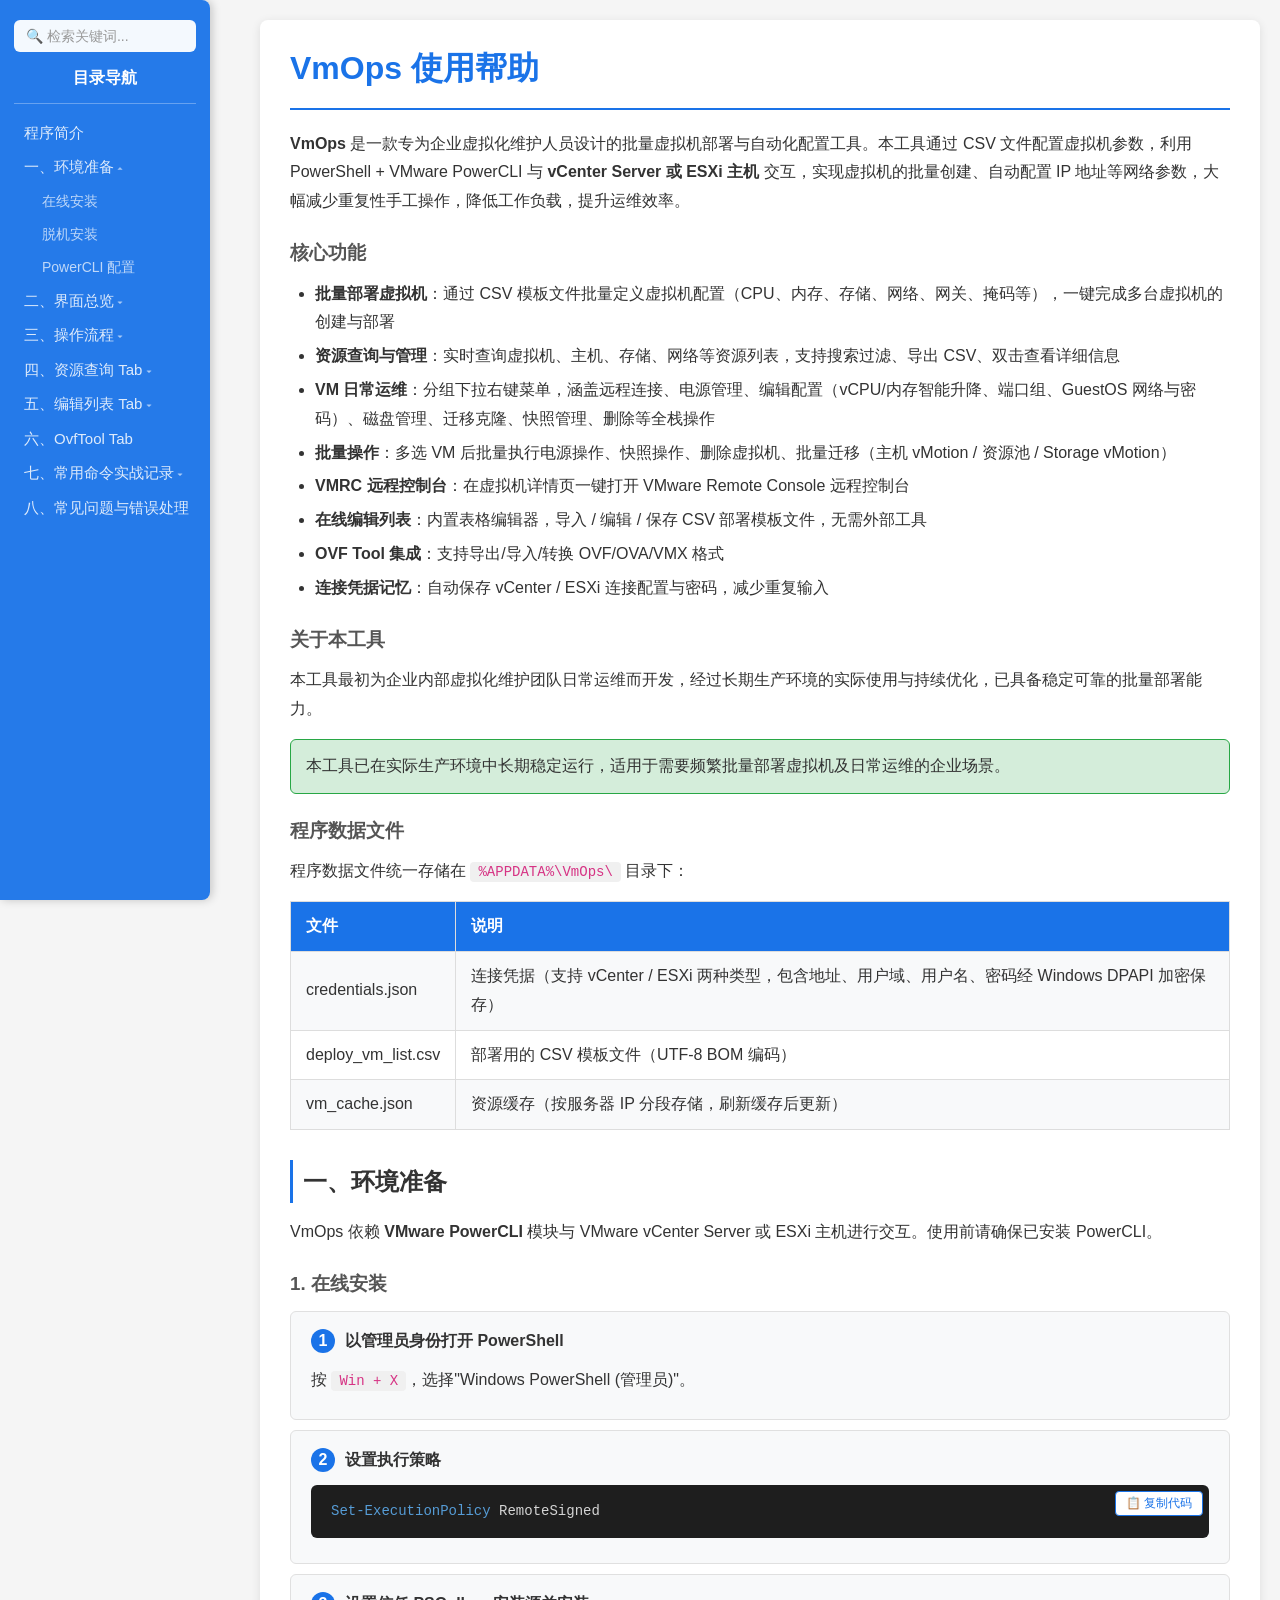
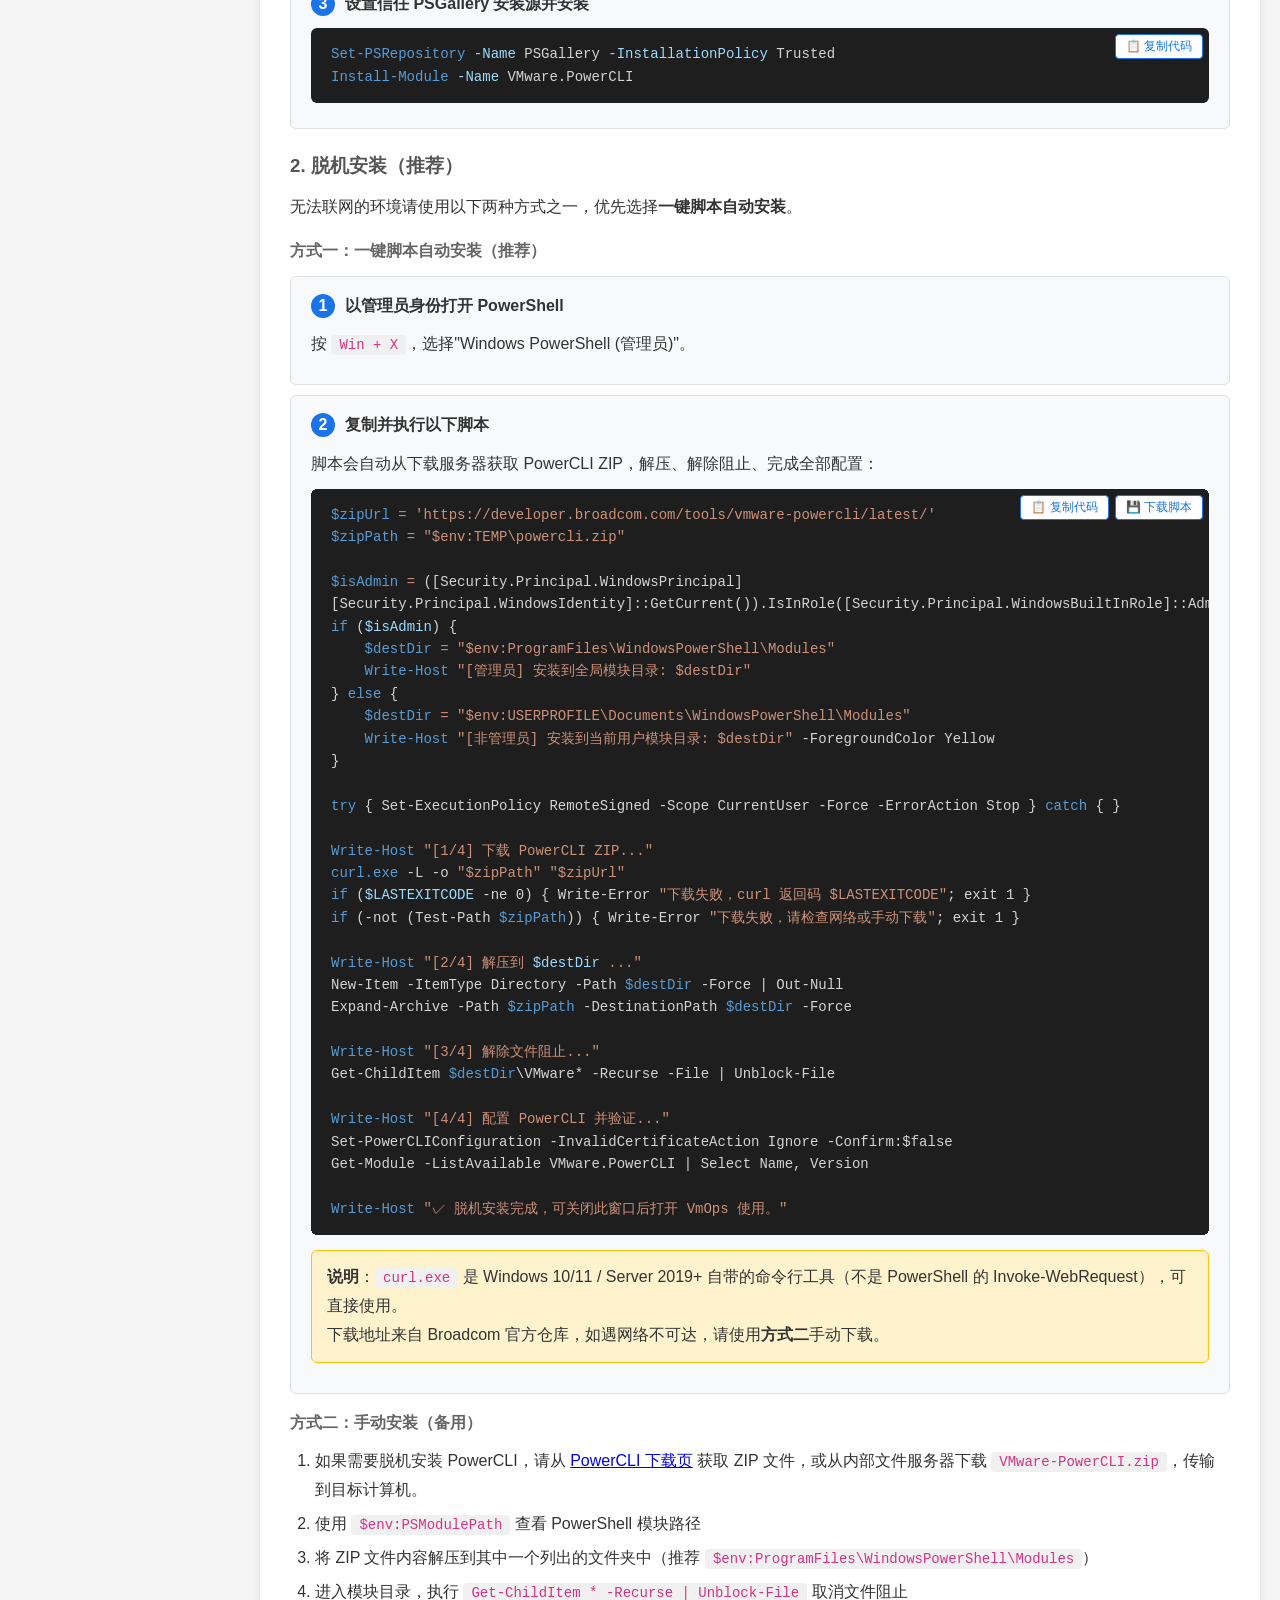
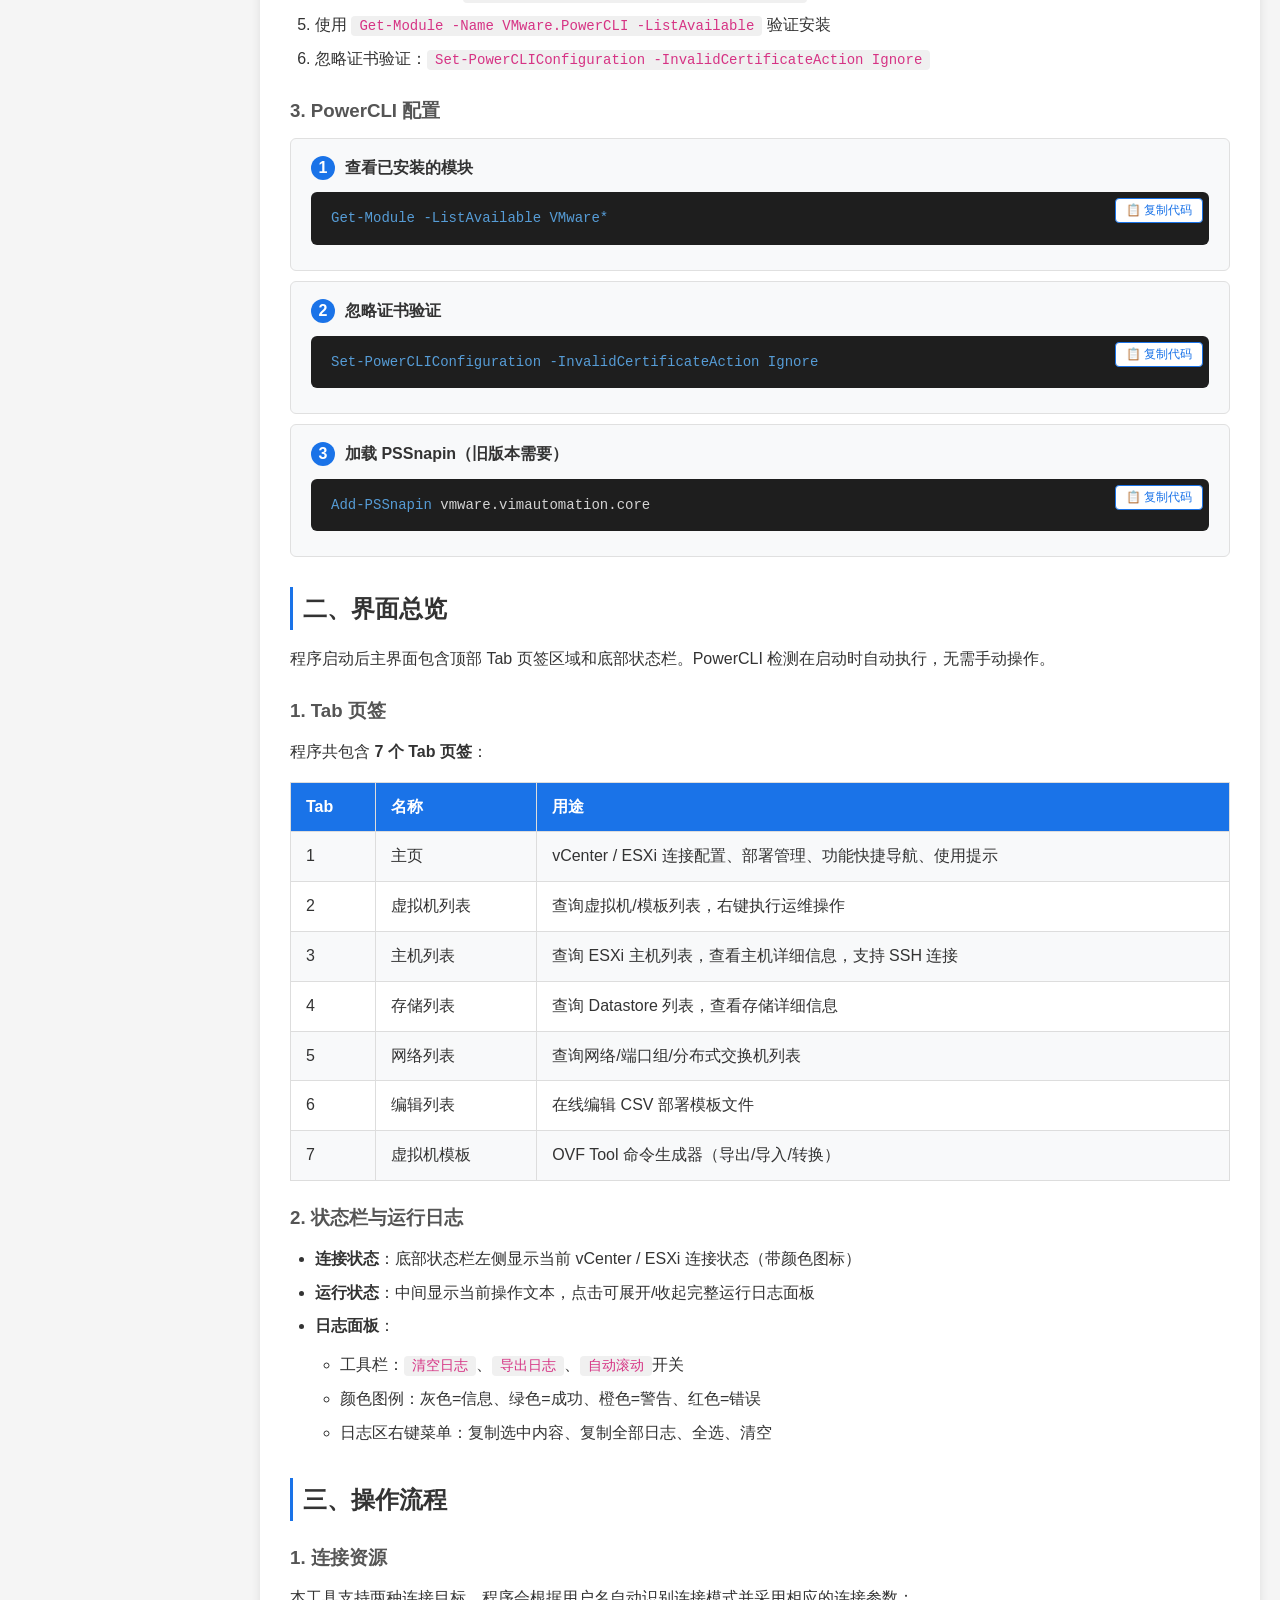
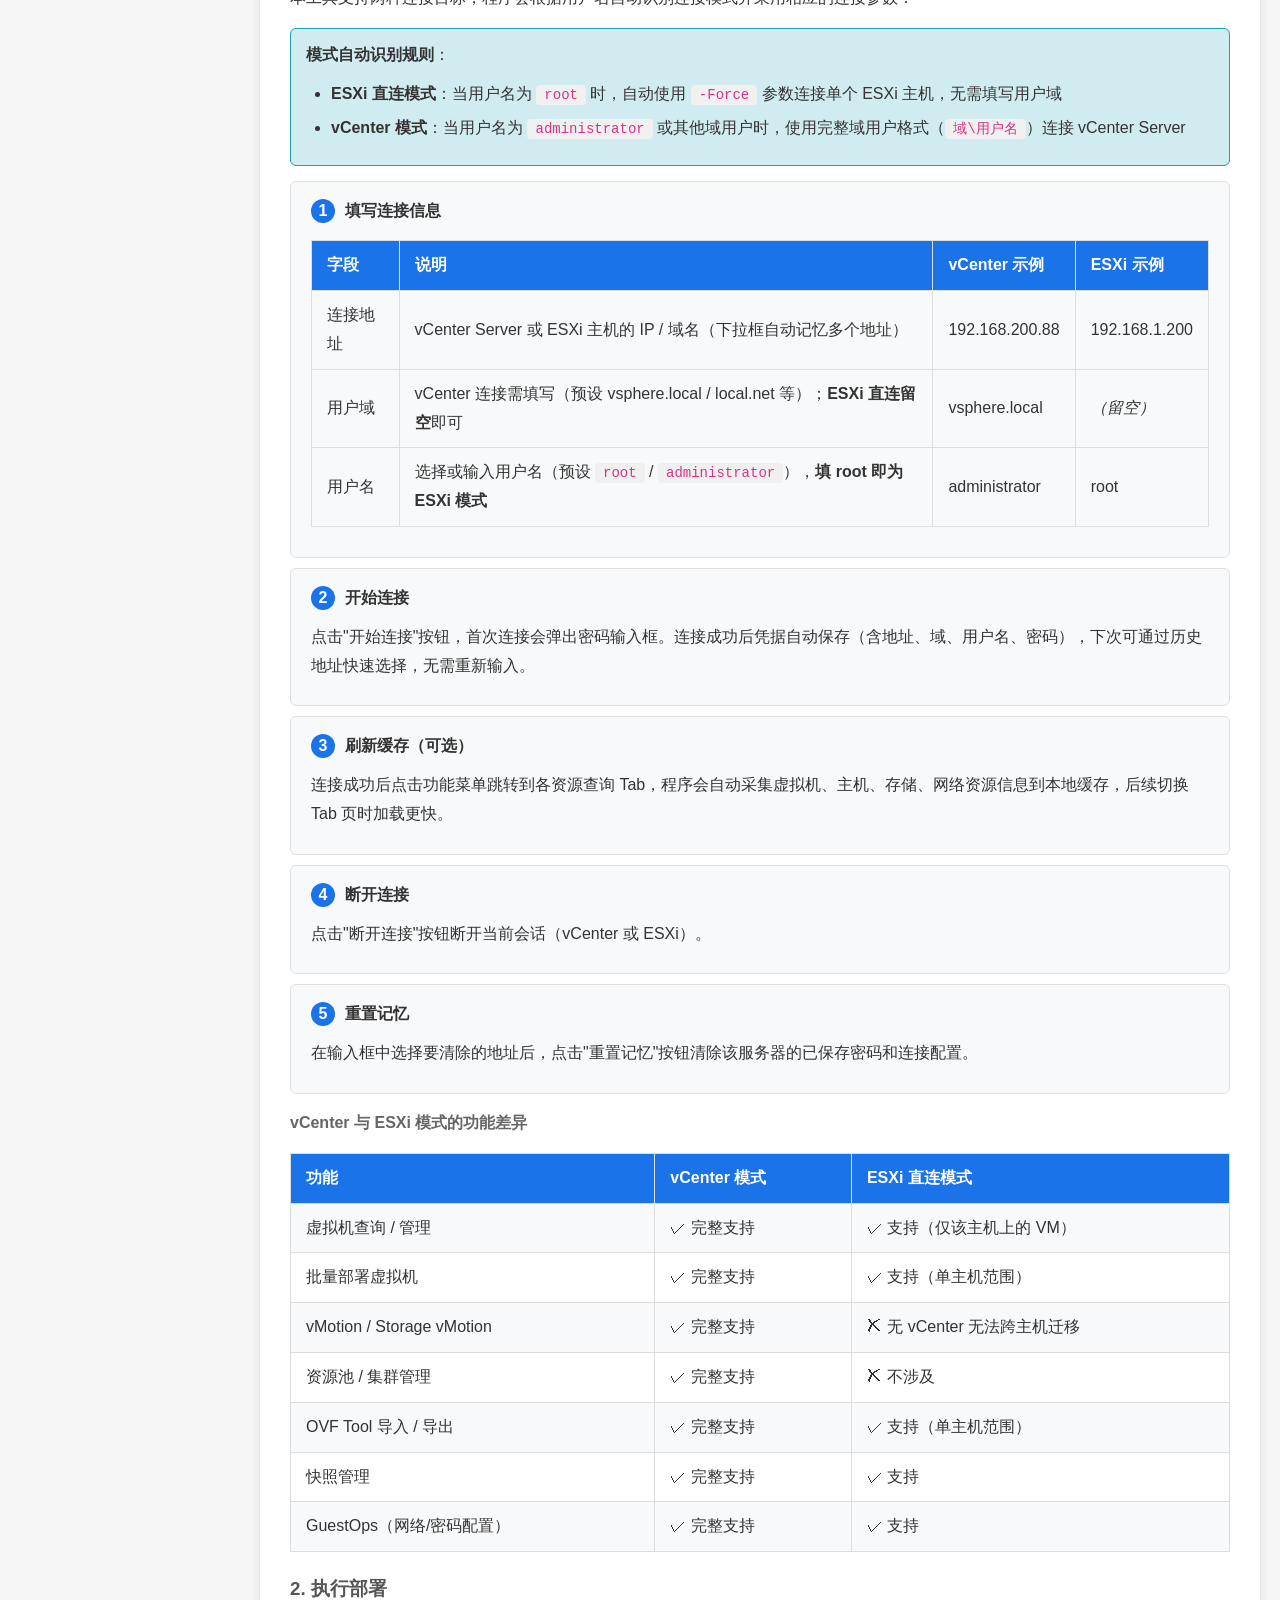
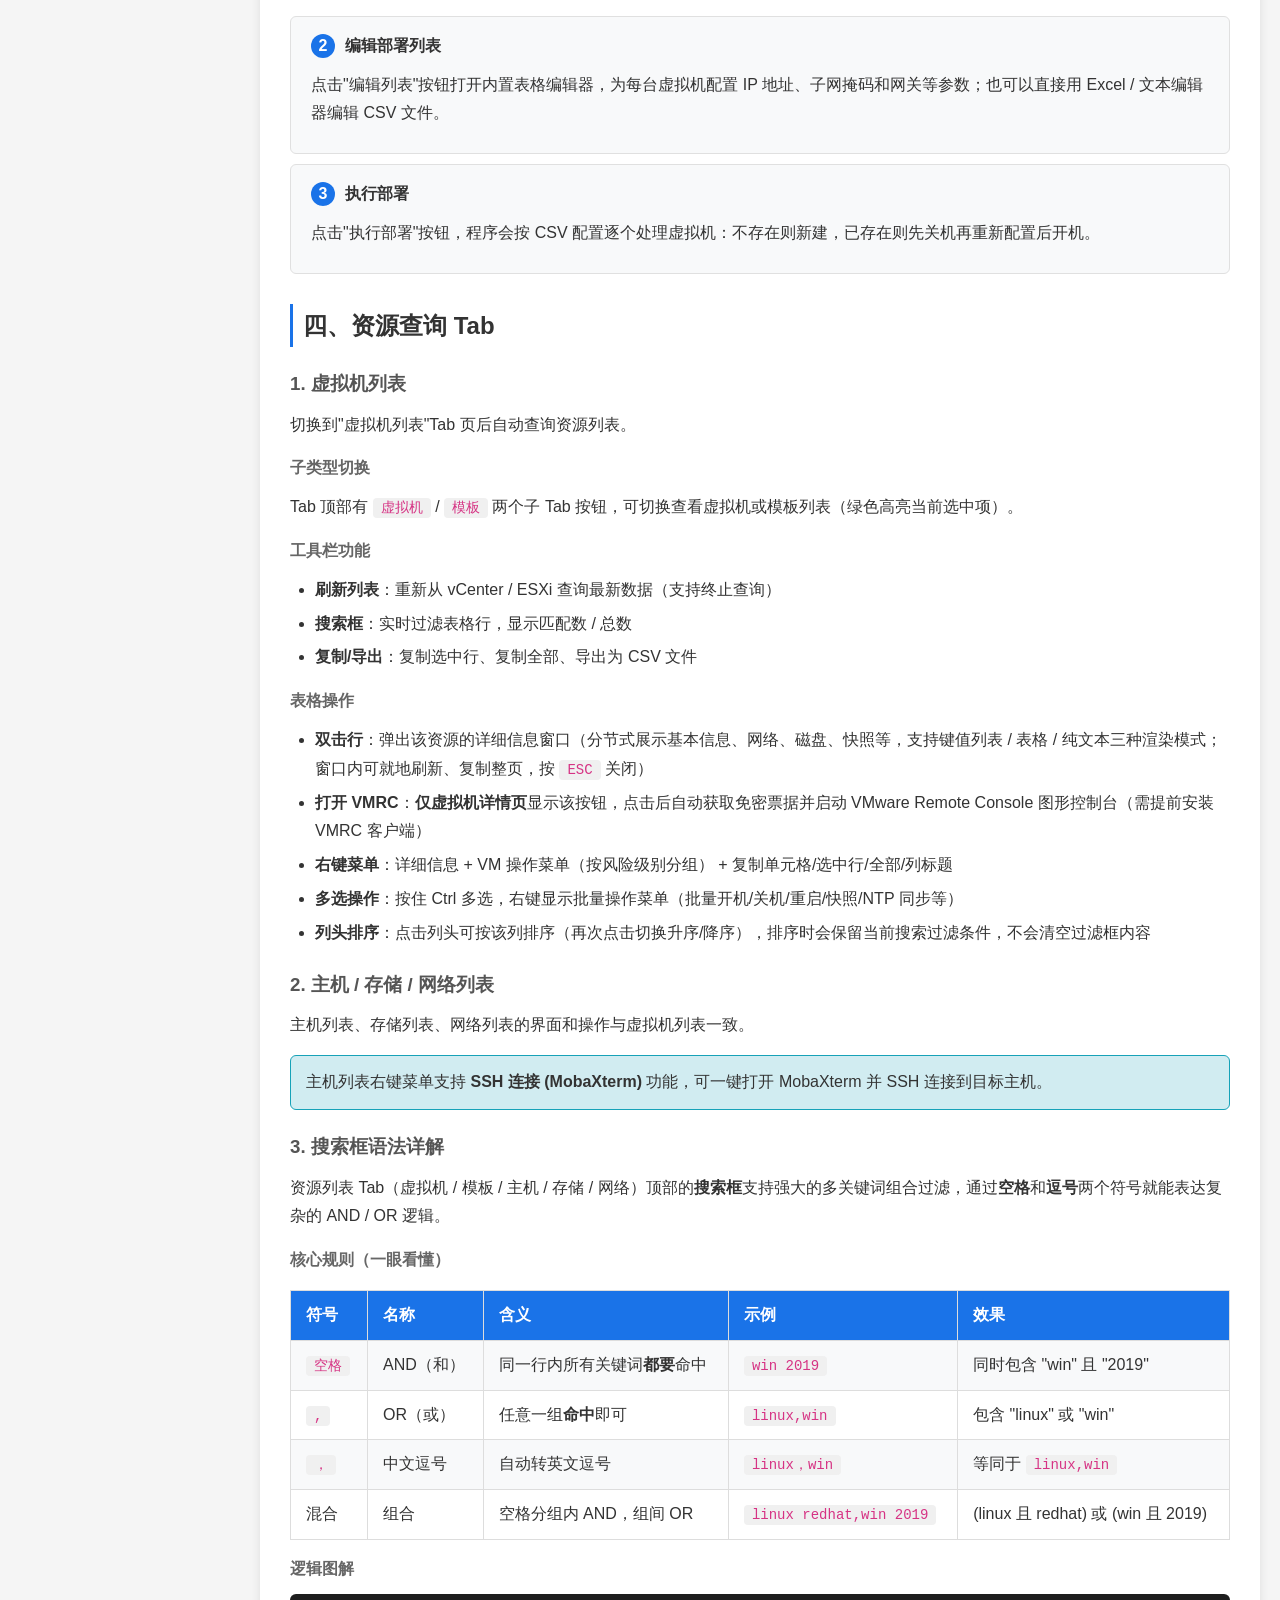
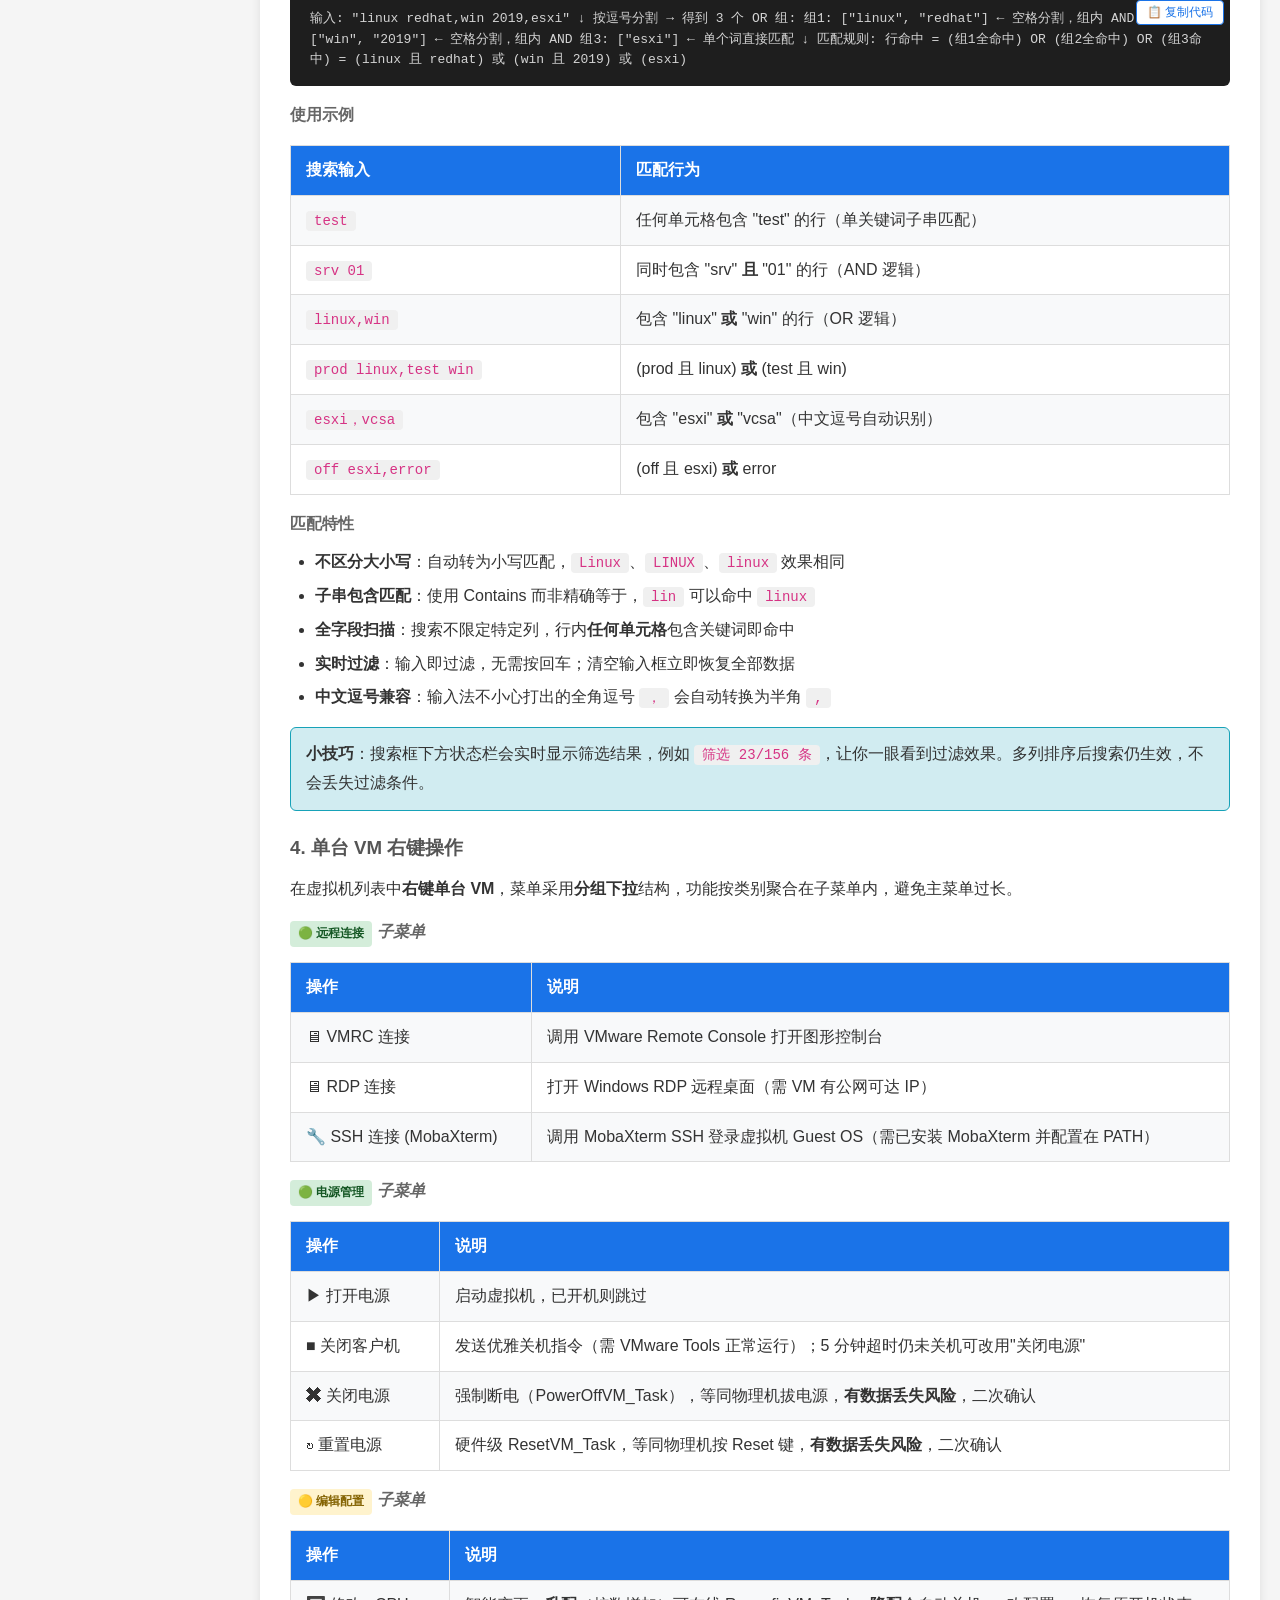
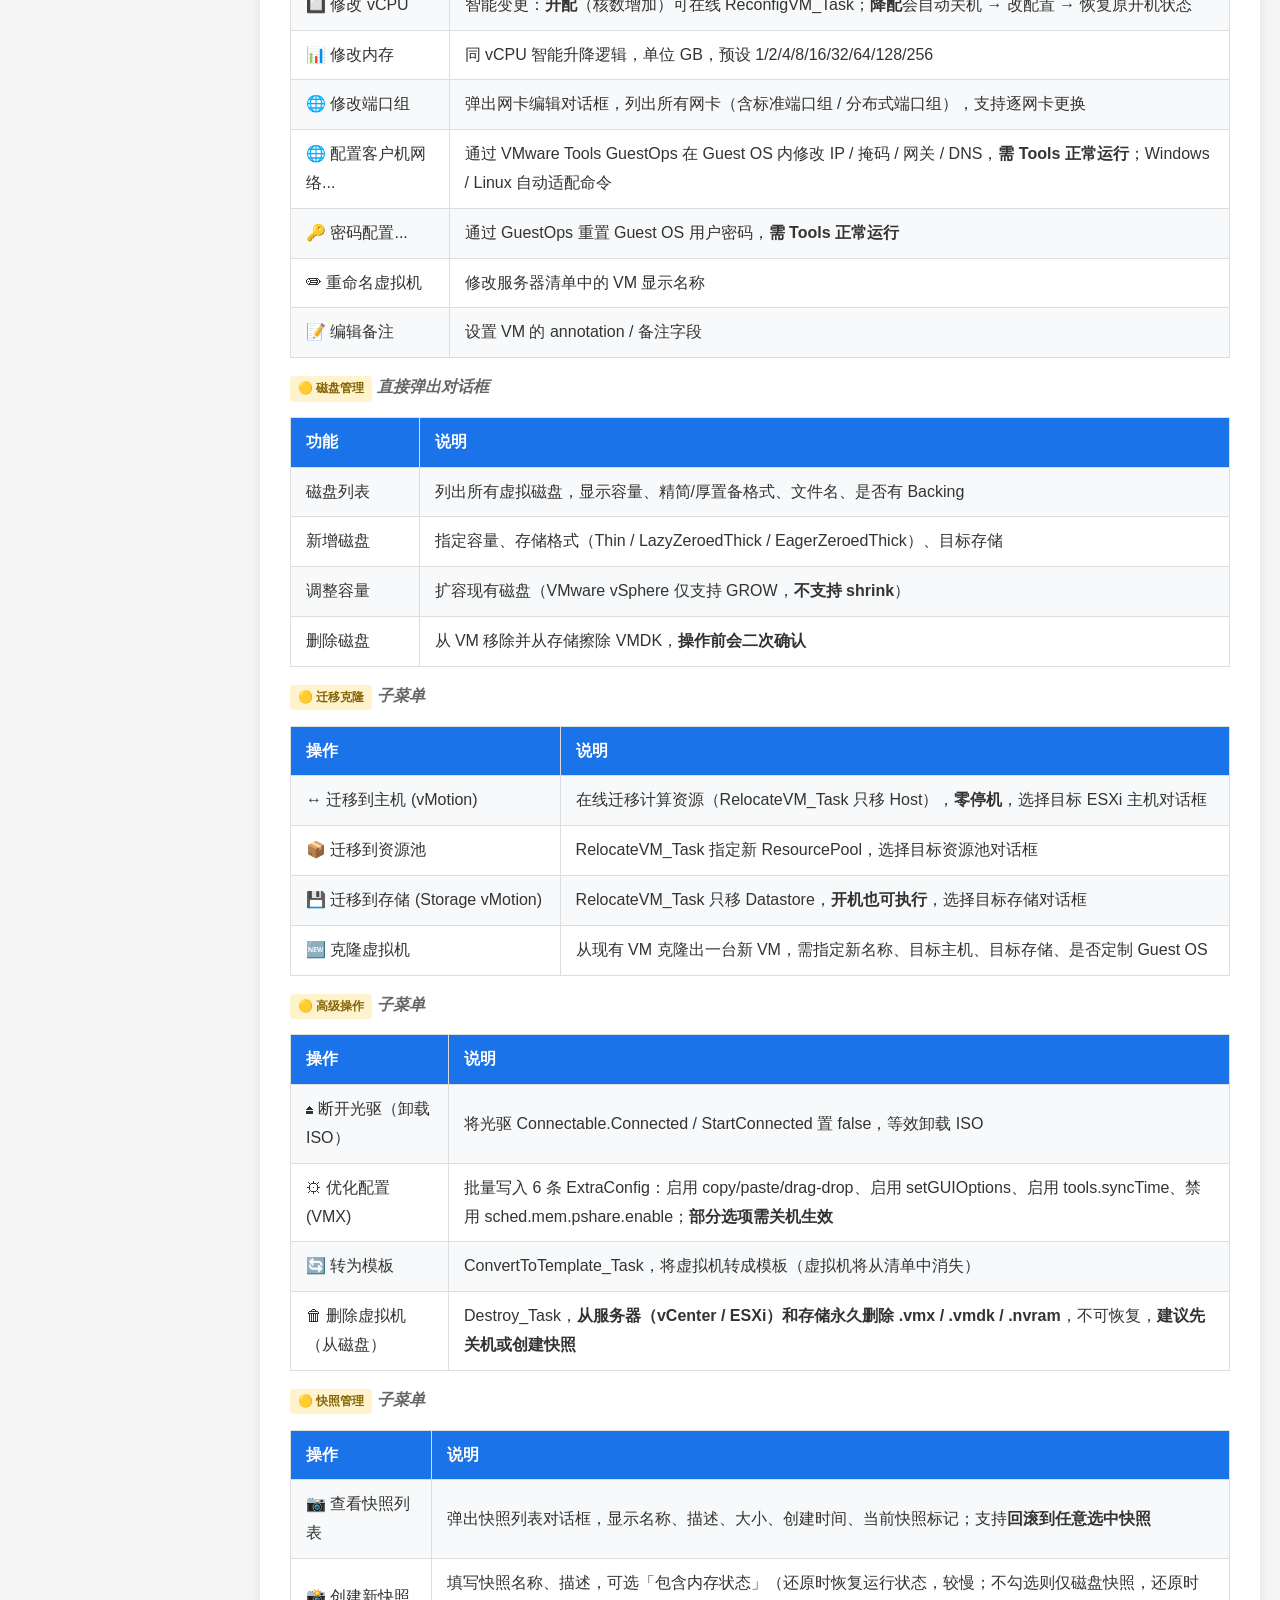
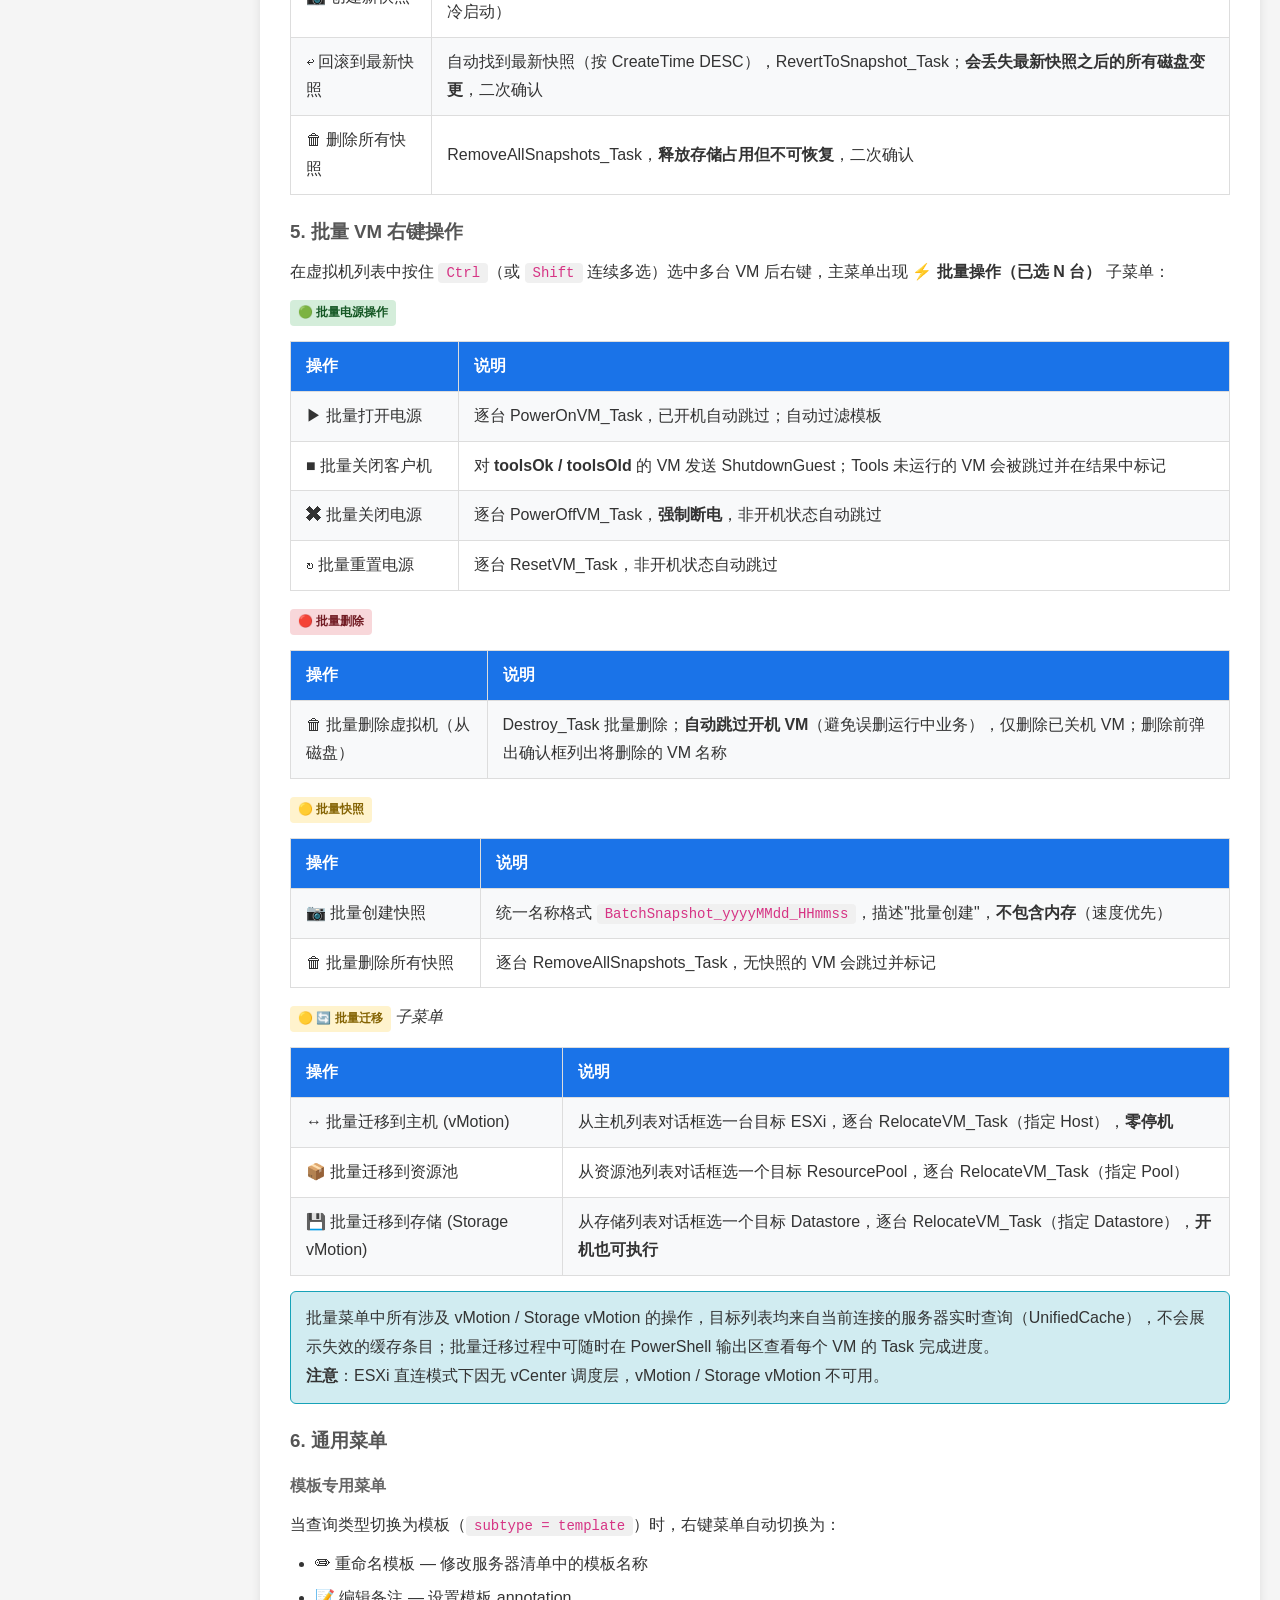
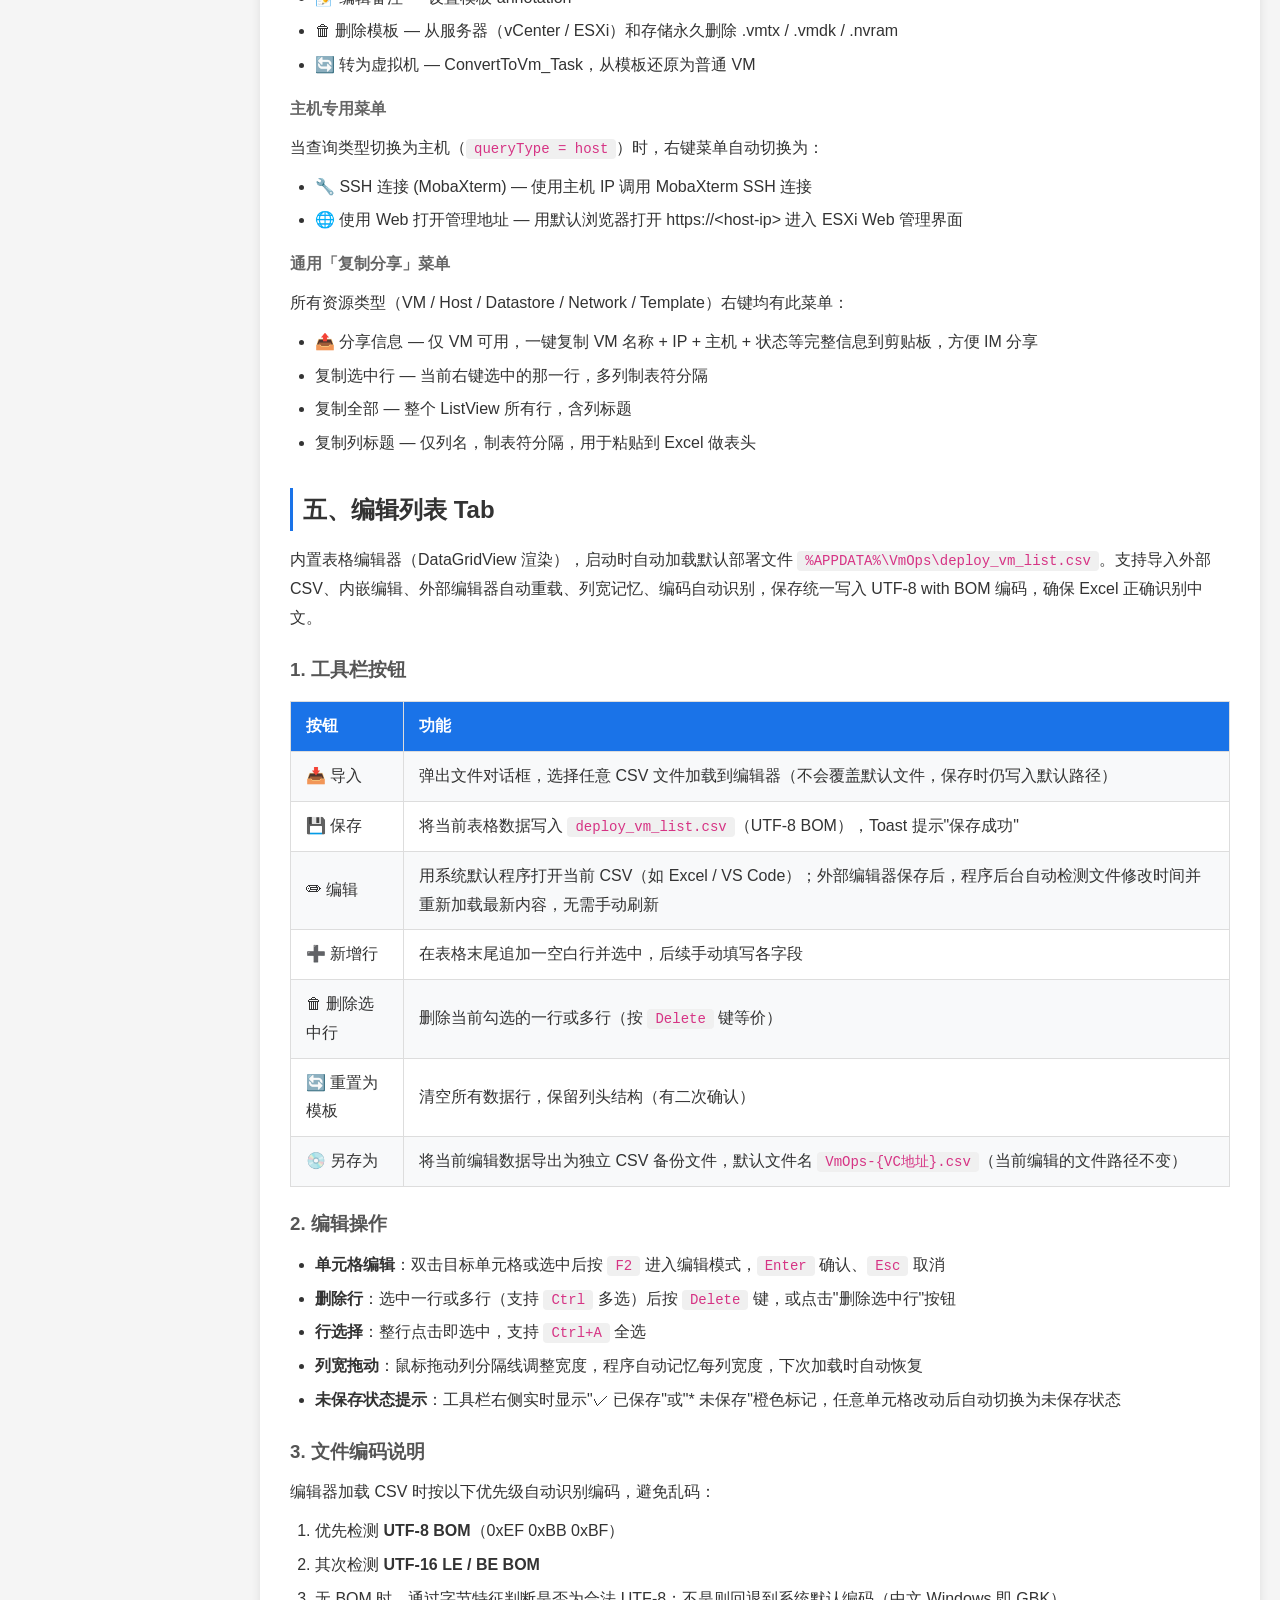
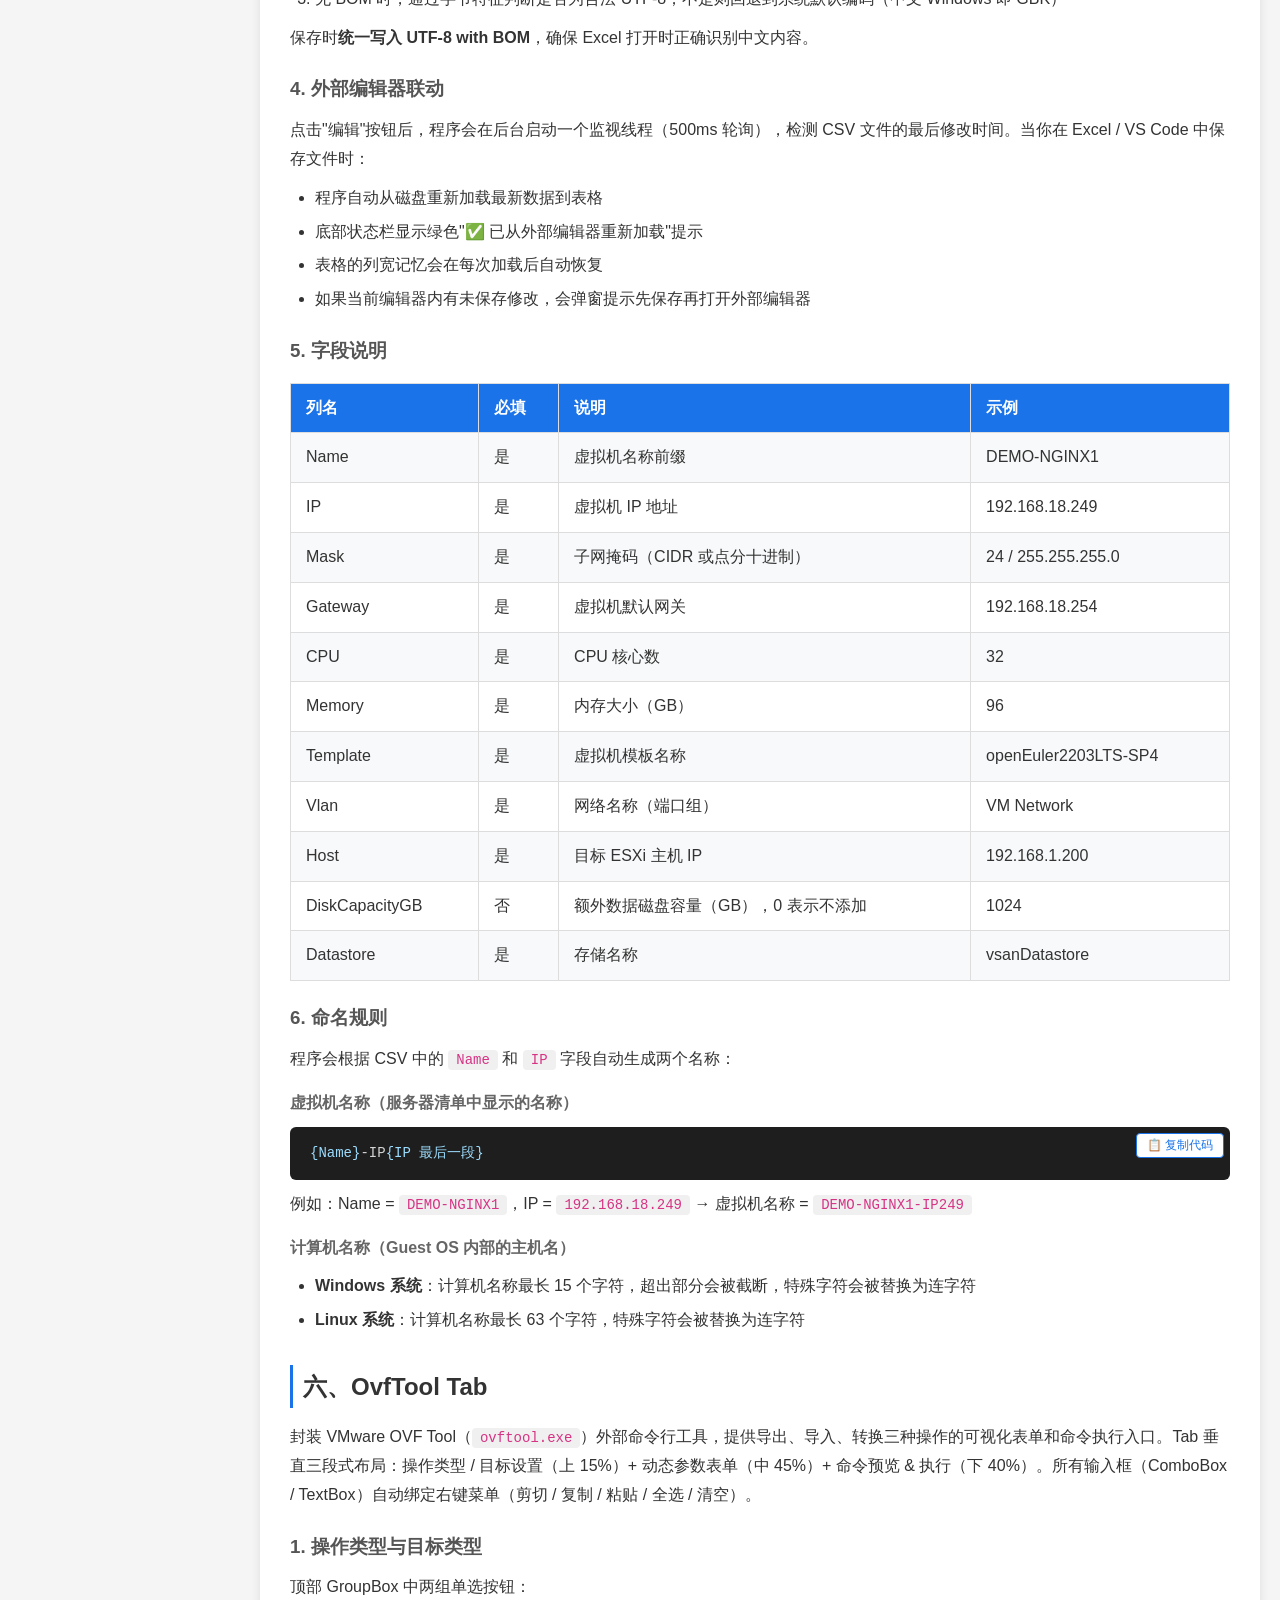
<file: VmOps/Resources/help.html>
<!DOCTYPE html>
<html lang="zh-CN">
<head>
    <meta charset="UTF-8">
    <meta name="viewport" content="width=device-width, initial-scale=1.0">
    <title>VmOps 使用帮助</title>
    <link rel="icon" href="vmops.ico">
    <base target="_blank">
    <style>
        * { margin: 0; padding: 0; box-sizing: border-box; }
        body {
            font-family: "Microsoft YaHei", "Segoe UI", sans-serif;
            background: #f5f5f5;
            color: #333;
            line-height: 1.8;
            padding: 20px;
            overflow-x: hidden;
        }
        .container {
            max-width: 100%;
            width: auto;
            margin: 0 auto;
            background: #fff;
            border-radius: 8px;
            box-shadow: 0 2px 10px rgba(0,0,0,0.1);
            padding: 20px 30px;
        }
        h1 {
            color: #1a73e8;
            border-bottom: 2px solid #1a73e8;
            padding-bottom: 10px;
            margin-bottom: 20px;
        }
        h2 {
            color: #333;
            margin: 30px 0 15px;
            padding-left: 10px;
            border-left: 3px solid #1a73e8;
        }
        h3 { color: #555; margin: 20px 0 10px; }
        h4 { color: #666; margin: 15px 0 8px; }
        p { margin: 10px 0; }
        .step {
            background: #f8f9fa;
            border: 1px solid #e0e0e0;
            border-radius: 6px;
            padding: 15px 20px;
            margin: 10px 0;
        }
        .step-number {
            display: inline-block;
            background: #1a73e8;
            color: #fff;
            width: 24px; height: 24px;
            line-height: 24px; text-align: center;
            border-radius: 50%;
            margin-right: 10px;
            font-weight: bold;
        }
        code {
            background: #f0f0f0;
            padding: 2px 8px;
            border-radius: 4px;
            font-family: "Consolas", "Courier New", monospace;
            color: #d63384;
            font-size: 14px;
        }
        .code-block {
            background: #1e1e1e;
            color: #d4d4d4;
            padding: 15px 20px;
            border-radius: 6px;
            margin: 10px 0;
            overflow-x: auto;
            font-family: "Consolas", "Courier New", monospace;
            font-size: 14px;
            line-height: 1.6;
        }
        .code-block .comment { color: #6a9955; }
        .code-block .cmd { color: #569cd6; }
        .code-block .str { color: #ce9178; }
        .code-block .var { color: #9cdcfe; }
        .note {
            background: #fff3cd;
            border: 1px solid #ffc107;
            border-radius: 6px;
            padding: 12px 15px;
            margin: 15px 0;
        }
        .success {
            background: #d4edda;
            border: 1px solid #28a745;
            border-radius: 6px;
            padding: 12px 15px;
            margin: 15px 0;
        }
        .error-box {
            background: #f8d7da;
            border: 1px solid #dc3545;
            border-radius: 6px;
            padding: 12px 15px;
            margin: 15px 0;
        }
        .info-box {
            background: #d1ecf1;
            border: 1px solid #17a2b8;
            border-radius: 6px;
            padding: 12px 15px;
            margin: 15px 0;
        }
        table {
            width: 100%;
            border-collapse: collapse;
            margin: 15px 0;
        }
        th, td {
            border: 1px solid #ddd;
            padding: 10px 15px;
            text-align: left;
        }
        th { background: #1a73e8; color: #fff; }
        tr:nth-child(even) { background: #f8f9fa; }
        ul, ol { padding-left: 25px; margin: 10px 0; }
        li { margin: 5px 0; }
        .footer {
            text-align: center;
            margin-top: 30px;
            padding-top: 20px;
            border-top: 1px solid #e0e0e0;
            color: #888;
            font-size: 14px;
        }
        .footer-contact {
            margin-top: 12px;
            font-size: 13px;
        }
        .footer-contact a {
            color: #1a73e8;
            text-decoration: none;
        }
        .footer-contact a:hover {
            text-decoration: underline;
        }
        .version-badge {
            display: inline-block;
            background: #1a73e8;
            color: #fff;
            font-size: 12px;
            padding: 2px 10px;
            border-radius: 10px;
            font-family: Consolas, 'Courier New', monospace;
            margin-left: 4px;
        }
        .toc-sidebar {
            position: fixed;
            left: 0; top: 0;
            width: 210px;
            height: 100vh;
            background: rgba(26, 115, 232, 0.95);
            border-radius: 0 8px 8px 0;
            padding: 20px 14px;
            z-index: 1000;
            overflow-y: auto;
            box-shadow: 2px 0 10px rgba(0,0,0,0.2);
            transition: transform 0.3s ease;
            display: flex;
            flex-direction: column;
        }
        .toc-sidebar h4 {
            color: #fff;
            font-size: 16px;
            margin: 0 0 12px 0;
            text-align: center;
            border-bottom: 1px solid rgba(255,255,255,0.3);
            padding-bottom: 10px;
            flex-shrink: 0;
        }
        .toc-sidebar ul { list-style: none; padding: 0; margin: 0; flex: 1; overflow-y: auto; }
        .toc-sidebar li { margin: 0; padding: 0; }
        .toc-sidebar a {
            display: block;
            color: rgba(255,255,255,0.85);
            text-decoration: none;
            font-size: 15px;
            padding: 6px 10px;
            border-radius: 4px;
            transition: all 0.2s;
            white-space: nowrap;
            line-height: 1.5;
        }
        .toc-sidebar a:hover { background: rgba(255,255,255,0.2); color: #fff; }
        .toc-sidebar .has-children > a::after {
            content: ' ▾';
            font-size: 12px;
            opacity: 0.7;
        }
        .toc-sidebar .has-children.open > a::after {
            content: ' ▴';
        }
        .toc-sidebar .children {
            list-style: none;
            padding: 0;
            margin: 0;
            max-height: 0;
            overflow: hidden;
            transition: max-height 0.25s ease;
        }
        .toc-sidebar .has-children.open > .children {
            max-height: 500px;
        }
        .toc-sidebar .children li.sub { padding-left: 18px; }
        .toc-sidebar .children li.sub a { font-size: 14px; color: rgba(255,255,255,0.7); }
        .toc-sidebar .children li.sub a:hover { color: #fff; }
        .toc-sidebar .children li.sub.active a { color: #fff; background: rgba(255,255,255,0.25); }
        .toc-sidebar .sub { padding-left: 0; }
        .container { margin-left: 240px; max-width: calc(100% - 240px); }
        @media (max-width: 900px) {
            .toc-sidebar { position: static; transform: none; border-radius: 8px; margin-bottom: 20px; max-height: none; }
            .container { margin-left: 0; max-width: 100%; }
        }
        hr { border: none; border-top: 2px solid #e0e0e0; margin: 25px 0; }
        .risk-low { color: #28a745; font-weight: bold; }
        .risk-mid { color: #fd7e14; font-weight: bold; }
        .risk-high { color: #dc3545; font-weight: bold; }
        .badge {
            display: inline-block;
            padding: 2px 8px;
            border-radius: 4px;
            font-size: 12px;
            font-weight: bold;
        }
        .badge-green { background: #d4edda; color: #155724; }
        .badge-orange { background: #fff3cd; color: #856404; }
        .badge-red { background: #f8d7da; color: #721c24; }
        .script-wrapper {
            position: relative;
            margin: 10px 0;
        }
        .code-block { position: relative; }
        .code-block .copy-btn {
            position: absolute;
            top: 6px;
            right: 6px;
            padding: 3px 10px;
            font-size: 12px;
            border: 1px solid #1a73e8;
            border-radius: 4px;
            background: #fff;
            color: #1a73e8;
            cursor: pointer;
            font-family: "Microsoft YaHei", "Segoe UI", sans-serif;
            transition: all 0.15s;
        }
        .code-block .copy-btn:hover {
            background: #1a73e8;
            color: #fff;
        }
        .code-block .copy-btn.copied {
            background: #28a745;
            border-color: #28a745;
            color: #fff;
        }
        .script-wrapper .code-block {
            margin-top: 0;
        }
        .script-actions {
            position: absolute;
            top: 6px;
            right: 6px;
            display: flex;
            gap: 6px;
            z-index: 5;
        }
        .script-actions button {
            padding: 3px 10px;
            font-size: 12px;
            border: 1px solid #1a73e8;
            border-radius: 4px;
            background: #fff;
            color: #1a73e8;
            cursor: pointer;
            font-family: "Microsoft YaHei", "Segoe UI", sans-serif;
            transition: all 0.15s;
        }
        .script-actions button:hover {
            background: #1a73e8;
            color: #fff;
        }
        .script-actions button.copied {
            background: #28a745;
            border-color: #28a745;
            color: #fff;
        }
        .toc-search {
            flex-shrink: 0;
            margin-bottom: 12px;
        }
        .toc-search input {
            width: 100%;
            box-sizing: border-box;
            padding: 8px 12px;
            border: none;
            border-radius: 6px;
            background: rgba(255,255,255,0.95);
            color: #333;
            font-size: 14px;
            font-family: inherit;
            outline: none;
            transition: box-shadow 0.2s;
        }
        .toc-search input:focus {
            box-shadow: 0 0 0 2px rgba(255,255,255,0.6);
        }
        .toc-search input::placeholder { color: #999; }
        .toc-search-results {
            max-height: 240px;
            overflow-y: auto;
            background: #fff;
            border-radius: 0 0 6px 6px;
            box-shadow: 0 4px 12px rgba(0,0,0,0.2);
            display: none;
            margin-top: 4px;
        }
        .toc-search-results.show { display: block; }
        .toc-search-results .result-item {
            padding: 8px 12px;
            border-bottom: 1px solid #f0f0f0;
            cursor: pointer;
            color: #333;
            font-size: 13px;
            line-height: 1.5;
        }
        .toc-search-results .result-item:last-child { border-bottom: none; }
        .toc-search-results .result-item:hover { background: #e8f0fe; }
        .toc-search-results .result-path {
            font-size: 11px;
            color: #888;
            margin-bottom: 2px;
        }
        .toc-search-results .result-text mark {
            background: #ffeb3b;
            color: #333;
            padding: 0 2px;
            border-radius: 2px;
        }
        .toc-search-results .result-tag {
            display: inline-block;
            font-size: 10px;
            font-weight: 600;
            padding: 1px 6px;
            border-radius: 3px;
            margin-right: 6px;
            vertical-align: 1px;
            line-height: 14px;
        }
        .toc-search-results .tag-h {
            background: #1976d2;
            color: #fff;
        }
        .toc-search-results .tag-p {
            background: #e0e0e0;
            color: #555;
        }
        .toc-search-results .no-match {
            padding: 12px;
            text-align: center;
            color: #999;
            font-size: 13px;
        }
    </style>
</head>
<body>
<nav class="toc-sidebar">
    <div class="toc-search">
        <input type="text" id="tocSearchInput" placeholder="🔍 检索关键词..." autocomplete="off">
        <div class="toc-search-results" id="tocSearchResults"></div>
    </div>
    <h4>目录导航</h4>
    <ul>
        <li><a data-href="#intro">程序简介</a></li>

        <li class="has-children open">
            <a data-href="#env">一、环境准备</a>
            <ul class="children">
                <li class="sub"><a data-href="#install-online">在线安装</a></li>
                <li class="sub"><a data-href="#install-offline">脱机安装</a></li>
                <li class="sub"><a data-href="#config">PowerCLI 配置</a></li>
            </ul>
        </li>

        <li class="has-children">
            <a data-href="#interface">二、界面总览</a>
            <ul class="children">
                <li class="sub"><a data-href="#tabs">Tab 页签</a></li>
                <li class="sub"><a data-href="#statusbar">状态栏与运行日志</a></li>
            </ul>
        </li>

        <li class="has-children">
            <a data-href="#flow">三、操作流程</a>
            <ul class="children">
                <li class="sub"><a data-href="#step-connect">连接资源</a></li>
                <li class="sub"><a data-href="#step-deploy">执行部署</a></li>
            </ul>
        </li>

        <li class="has-children">
            <a data-href="#resource-tabs">四、资源查询 Tab</a>
            <ul class="children">
                <li class="sub"><a data-href="#vm-list">虚拟机列表</a></li>
                <li class="sub"><a data-href="#host-list">主机/存储/网络列表</a></li>
                <li class="sub"><a data-href="#search-syntax">搜索框语法详解</a></li>
                <li class="sub"><a data-href="#vm-right-click">单台 VM 右键操作</a></li>
                <li class="sub"><a data-href="#batch-ops">批量 VM 右键操作</a></li>
                <li class="sub"><a data-href="#other-menus">通用菜单</a></li>
            </ul>
        </li>

        <li class="has-children">
            <a data-href="#csv-editor">五、编辑列表 Tab</a>
            <ul class="children">
                <li class="sub"><a data-href="#csv-fields">字段说明</a></li>
                <li class="sub"><a data-href="#csv-naming">命名规则</a></li>
            </ul>
        </li>

        <li><a data-href="#ovftool">六、OvfTool Tab</a></li>

        <li class="has-children">
            <a data-href="#practical-cmds">七、常用命令实战记录</a>
            <ul class="children">
                <li class="sub"><a data-href="#practical-vmware-unlun">VMware 卸载 LUN</a></li>
                <li class="sub"><a data-href="#practical-nfs41">NFS访问故障处理</a></li>
                <li class="sub"><a data-href="#practical-vmware-cmds">VMware 常用命令</a></li>
                <li class="sub"><a data-href="#practical-vmfs-expand">扩展 VMFS 数据存储</a></li>
                <li class="sub"><a data-href="#practical-vmware-cert">VMware 证书问题</a></li>
                <li class="sub"><a data-href="#practical-vmware-snapshot">VMware 快照管理</a></li>
                <li class="sub"><a data-href="#practical-vmware-password">VMware 密码问题处理</a></li>
                <li class="sub"><a data-href="#practical-vmware-upgrade">VMware 版本升级</a></li>
            </ul>
        </li>

        <li><a data-href="#faq">八、常见问题与错误处理</a></li>
    </ul>
</nav>

<div class="container">
    <h1 id="intro">VmOps 使用帮助</h1>
    <p><strong>VmOps</strong> 是一款专为企业虚拟化维护人员设计的批量虚拟机部署与自动化配置工具。本工具通过 CSV 文件配置虚拟机参数，利用 PowerShell + VMware PowerCLI 与 <strong>vCenter Server 或 ESXi 主机</strong> 交互，实现虚拟机的批量创建、自动配置 IP 地址等网络参数，大幅减少重复性手工操作，降低工作负载，提升运维效率。</p>

    <h3>核心功能</h3>
    <ul>
        <li><strong>批量部署虚拟机</strong>：通过 CSV 模板文件批量定义虚拟机配置（CPU、内存、存储、网络、网关、掩码等），一键完成多台虚拟机的创建与部署</li>
        <li><strong>资源查询与管理</strong>：实时查询虚拟机、主机、存储、网络等资源列表，支持搜索过滤、导出 CSV、双击查看详细信息</li>
        <li><strong>VM 日常运维</strong>：分组下拉右键菜单，涵盖远程连接、电源管理、编辑配置（vCPU/内存智能升降、端口组、GuestOS 网络与密码）、磁盘管理、迁移克隆、快照管理、删除等全栈操作</li>
        <li><strong>批量操作</strong>：多选 VM 后批量执行电源操作、快照操作、删除虚拟机、批量迁移（主机 vMotion / 资源池 / Storage vMotion）</li>
        <li><strong>VMRC 远程控制台</strong>：在虚拟机详情页一键打开 VMware Remote Console 远程控制台</li>
        <li><strong>在线编辑列表</strong>：内置表格编辑器，导入 / 编辑 / 保存 CSV 部署模板文件，无需外部工具</li>
        <li><strong>OVF Tool 集成</strong>：支持导出/导入/转换 OVF/OVA/VMX 格式</li>
        <li><strong>连接凭据记忆</strong>：自动保存 vCenter / ESXi 连接配置与密码，减少重复输入</li>
    </ul>

    <h3>关于本工具</h3>
    <p>本工具最初为企业内部虚拟化维护团队日常运维而开发，经过长期生产环境的实际使用与持续优化，已具备稳定可靠的批量部署能力。</p>
    <div class="success">本工具已在实际生产环境中长期稳定运行，适用于需要频繁批量部署虚拟机及日常运维的企业场景。</div>

    <h3>程序数据文件</h3>
    <p>程序数据文件统一存储在 <code>%APPDATA%\VmOps\</code> 目录下：</p>
    <table>
        <tr><th>文件</th><th>说明</th></tr>
        <tr><td>credentials.json</td><td>连接凭据（支持 vCenter / ESXi 两种类型，包含地址、用户域、用户名、密码经 Windows DPAPI 加密保存）</td></tr>
        <tr><td>deploy_vm_list.csv</td><td>部署用的 CSV 模板文件（UTF-8 BOM 编码）</td></tr>
        <tr><td>vm_cache.json</td><td>资源缓存（按服务器 IP 分段存储，刷新缓存后更新）</td></tr>
    </table>

    <h2 id="env">一、环境准备</h2>
    <p>VmOps 依赖 <strong>VMware PowerCLI</strong> 模块与 VMware vCenter Server 或 ESXi 主机进行交互。使用前请确保已安装 PowerCLI。</p>

    <h3 id="install-online">1. 在线安装</h3>
    <div class="step"><span class="step-number">1</span><strong>以管理员身份打开 PowerShell</strong><p>按 <code>Win + X</code>，选择"Windows PowerShell (管理员)"。</p></div>
    <div class="step"><span class="step-number">2</span><strong>设置执行策略</strong><div class="code-block"><span class="cmd">Set-ExecutionPolicy</span> RemoteSigned</div></div>
    <div class="step"><span class="step-number">3</span><strong>设置信任 PSGallery 安装源并安装</strong>
        <div class="code-block">
            <span class="cmd">Set-PSRepository</span> <span class="var">-Name</span> PSGallery <span class="var">-InstallationPolicy</span> Trusted<br>
            <span class="cmd">Install-Module</span> <span class="var">-Name</span> VMware.PowerCLI
        </div>
    </div>

    <h3 id="install-offline">2. 脱机安装（推荐）</h3>
    <p>无法联网的环境请使用以下两种方式之一，优先选择<strong>一键脚本自动安装</strong>。</p>

    <h4>方式一：一键脚本自动安装（推荐）</h4>
    <div class="step"><span class="step-number">1</span><strong>以管理员身份打开 PowerShell</strong><p>按 <code>Win + X</code>，选择"Windows PowerShell (管理员)"。</p></div>
    <div class="step"><span class="step-number">2</span><strong>复制并执行以下脚本</strong>
        <p>脚本会自动从下载服务器获取 PowerCLI ZIP，解压、解除阻止、完成全部配置：</p>
        <div class="script-wrapper">
            <div class="script-actions">
                <button onclick="copyScript(this)">📋 复制代码</button>
                <button onclick="saveScript(this, 'PowerCLI_Offline_Install.ps1')">💾 下载脚本</button>
            </div>
            <script type="text/plain" id="ps1-install-script">$zipUrl = 'http://file.trasen.cn/?download&weblink=e1b38afda665dad9272af8dfe67183fa&realfilename=VMware-PowerCLI-13.2.1-22851661.zip'
$zipPath = "$env:TEMP\powercli.zip"

$isAdmin = ([Security.Principal.WindowsPrincipal] [Security.Principal.WindowsIdentity]::GetCurrent()).IsInRole([Security.Principal.WindowsBuiltInRole]::Administrator)
if ($isAdmin) {
    $destDir = "$env:ProgramFiles\WindowsPowerShell\Modules"
    Write-Host "[管理员] 安装到全局模块目录: $destDir"
} else {
    $destDir = "$env:USERPROFILE\Documents\WindowsPowerShell\Modules"
    Write-Host "[非管理员] 安装到当前用户模块目录: $destDir" -ForegroundColor Yellow
}

try { Set-ExecutionPolicy RemoteSigned -Scope CurrentUser -Force -ErrorAction Stop } catch { }

Write-Host "[1/4] 下载 PowerCLI ZIP..."
curl.exe -L -o "$zipPath" "$zipUrl"
if ($LASTEXITCODE -ne 0) { Write-Error "下载失败，curl 返回码 $LASTEXITCODE"; exit 1 }
if (-not (Test-Path $zipPath)) { Write-Error "下载失败，请检查网络或手动下载"; exit 1 }

Write-Host "[2/4] 解压到 $destDir ..."
New-Item -ItemType Directory -Path $destDir -Force | Out-Null
Expand-Archive -Path $zipPath -DestinationPath $destDir -Force

Write-Host "[3/4] 解除文件阻止..."
Get-ChildItem $destDir\VMware* -Recurse -File | Unblock-File

Write-Host "[4/4] 配置 PowerCLI 并验证..."
Set-PowerCLIConfiguration -InvalidCertificateAction Ignore -Confirm:$false -Force -ErrorAction SilentlyContinue | Out-Null
Get-Module -ListAvailable VMware.PowerCLI | Select Name, Version

Write-Host "✓ 脱机安装完成，可关闭此窗口后打开 VmOps 使用。"
</script>
            <div class="code-block"><span class="cmd">$zipUrl</span> <span class="str">=</span> <span class="str">'https://developer.broadcom.com/tools/vmware-powercli/latest/'</span><br>
<span class="cmd">$zipPath</span> <span class="str">=</span> <span class="str">"$env:TEMP\powercli.zip"</span><br><br>
<span class="cmd">$isAdmin</span> <span class="str">=</span> ([Security.Principal.WindowsPrincipal] [Security.Principal.WindowsIdentity]::GetCurrent()).IsInRole([Security.Principal.WindowsBuiltInRole]::Administrator)<br>
<span class="cmd">if</span> (<span class="var">$isAdmin</span>) {<br>
&nbsp;&nbsp;&nbsp;&nbsp;<span class="cmd">$destDir</span> <span class="str">=</span> <span class="str">"$env:ProgramFiles\WindowsPowerShell\Modules"</span><br>
&nbsp;&nbsp;&nbsp;&nbsp;<span class="cmd">Write-Host</span> <span class="str">"[管理员] 安装到全局模块目录: $destDir"</span><br>
} <span class="cmd">else</span> {<br>
&nbsp;&nbsp;&nbsp;&nbsp;<span class="cmd">$destDir</span> <span class="str">=</span> <span class="str">"$env:USERPROFILE\Documents\WindowsPowerShell\Modules"</span><br>
&nbsp;&nbsp;&nbsp;&nbsp;<span class="cmd">Write-Host</span> <span class="str">"[非管理员] 安装到当前用户模块目录: $destDir"</span> -ForegroundColor Yellow<br>
}<br><br>
<span class="cmd">try</span> { Set-ExecutionPolicy RemoteSigned -Scope CurrentUser -Force -ErrorAction Stop } <span class="cmd">catch</span> { }<br><br>
<span class="cmd">Write-Host</span> <span class="str">"[1/4] 下载 PowerCLI ZIP..."</span><br>
<span class="cmd">curl.exe</span> -L -o <span class="str">"$zipPath"</span> <span class="str">"$zipUrl"</span><br>
<span class="cmd">if</span> (<span class="var">$LASTEXITCODE</span> -ne 0) { Write-Error <span class="str">"下载失败，curl 返回码 $LASTEXITCODE"</span>; exit 1 }<br>
<span class="cmd">if</span> (-not (Test-Path <span class="cmd">$zipPath</span>)) { Write-Error <span class="str">"下载失败，请检查网络或手动下载"</span>; exit 1 }<br><br>
<span class="cmd">Write-Host</span> <span class="str">"[2/4] 解压到 <span class="var">$destDir</span> ..."</span><br>
New-Item -ItemType Directory -Path <span class="cmd">$destDir</span> -Force | Out-Null<br>
Expand-Archive -Path <span class="cmd">$zipPath</span> -DestinationPath <span class="cmd">$destDir</span> -Force<br><br>
<span class="cmd">Write-Host</span> <span class="str">"[3/4] 解除文件阻止..."</span><br>
Get-ChildItem <span class="cmd">$destDir</span>\VMware* -Recurse -File | Unblock-File<br><br>
<span class="cmd">Write-Host</span> <span class="str">"[4/4] 配置 PowerCLI 并验证..."</span><br>
Set-PowerCLIConfiguration -InvalidCertificateAction Ignore -Confirm:$false<br>
Get-Module -ListAvailable VMware.PowerCLI | Select Name, Version<br><br>
<span class="cmd">Write-Host</span> <span class="str">"✓ 脱机安装完成，可关闭此窗口后打开 VmOps 使用。"</span></div>
        </div>
        <div class="note">
            <strong>说明</strong>：<code>curl.exe</code> 是 Windows 10/11 / Server 2019+ 自带的命令行工具（不是 PowerShell 的 Invoke-WebRequest），可直接使用。<br>
            下载地址来自 Broadcom 官方仓库，如遇网络不可达，请使用<strong>方式二</strong>手动下载。
        </div>
    </div>

    <h4>方式二：手动安装（备用）</h4>
    <ol>
        <li>如果需要脱机安装 PowerCLI，请从 <a target="_blank" href="https://developer.broadcom.com/tools/vmware-powercli/latest/" title="Broadcom 下载站">PowerCLI 下载页</a> 获取 ZIP 文件，或从内部文件服务器下载 <code>VMware-PowerCLI.zip</code>，传输到目标计算机。</li>
        <li>使用 <code>$env:PSModulePath</code> 查看 PowerShell 模块路径</li>
        <li>将 ZIP 文件内容解压到其中一个列出的文件夹中（推荐 <code>$env:ProgramFiles\WindowsPowerShell\Modules</code>）</li>
        <li>进入模块目录，执行 <code>Get-ChildItem * -Recurse | Unblock-File</code> 取消文件阻止</li>
        <li>使用 <code>Get-Module -Name VMware.PowerCLI -ListAvailable</code> 验证安装</li>
        <li>忽略证书验证：<code>Set-PowerCLIConfiguration -InvalidCertificateAction Ignore</code></li>
    </ol>


    <h3 id="config">3. PowerCLI 配置</h3>
    <div class="step"><span class="step-number">1</span><strong>查看已安装的模块</strong><div class="code-block"><span class="cmd">Get-Module -ListAvailable VMware*</span></div></div>
    <div class="step"><span class="step-number">2</span><strong>忽略证书验证</strong><div class="code-block"><span class="cmd">Set-PowerCLIConfiguration -InvalidCertificateAction Ignore</span></div></div>
    <div class="step"><span class="step-number">3</span><strong>加载 PSSnapin（旧版本需要）</strong><div class="code-block"><span class="cmd">Add-PSSnapin</span> vmware.vimautomation.core</div></div>

    <h2 id="interface">二、界面总览</h2>
    <p>程序启动后主界面包含顶部 Tab 页签区域和底部状态栏。PowerCLI 检测在启动时自动执行，无需手动操作。</p>

    <h3 id="tabs">1. Tab 页签</h3>
    <p>程序共包含 <strong>7 个 Tab 页签</strong>：</p>
    <table>
        <tr><th>Tab</th><th>名称</th><th>用途</th></tr>
        <tr><td>1</td><td>主页</td><td>vCenter / ESXi 连接配置、部署管理、功能快捷导航、使用提示</td></tr>
        <tr><td>2</td><td>虚拟机列表</td><td>查询虚拟机/模板列表，右键执行运维操作</td></tr>
        <tr><td>3</td><td>主机列表</td><td>查询 ESXi 主机列表，查看主机详细信息，支持 SSH 连接</td></tr>
        <tr><td>4</td><td>存储列表</td><td>查询 Datastore 列表，查看存储详细信息</td></tr>
        <tr><td>5</td><td>网络列表</td><td>查询网络/端口组/分布式交换机列表</td></tr>
        <tr><td>6</td><td>编辑列表</td><td>在线编辑 CSV 部署模板文件</td></tr>
        <tr><td>7</td><td>虚拟机模板</td><td>OVF Tool 命令生成器（导出/导入/转换）</td></tr>
    </table>

    <h3 id="statusbar">2. 状态栏与运行日志</h3>
    <ul>
        <li><strong>连接状态</strong>：底部状态栏左侧显示当前 vCenter / ESXi 连接状态（带颜色图标）</li>
        <li><strong>运行状态</strong>：中间显示当前操作文本，点击可展开/收起完整运行日志面板</li>
        <li><strong>日志面板</strong>：
            <ul>
                <li>工具栏：<code>清空日志</code>、<code>导出日志</code>、<code>自动滚动</code>开关</li>
                <li>颜色图例：灰色=信息、绿色=成功、橙色=警告、红色=错误</li>
                <li>日志区右键菜单：复制选中内容、复制全部日志、全选、清空</li>
            </ul>
        </li>
    </ul>

    <h2 id="flow">三、操作流程</h2>
    <h3 id="step-connect">1. 连接资源</h3>
    <p>本工具支持两种连接目标，程序会根据用户名自动识别连接模式并采用相应的连接参数：</p>
    <div class="info-box">
        <strong>模式自动识别规则</strong>：
        <ul>
            <li><strong>ESXi 直连模式</strong>：当用户名为 <code>root</code> 时，自动使用 <code>-Force</code> 参数连接单个 ESXi 主机，无需填写用户域</li>
            <li><strong>vCenter 模式</strong>：当用户名为 <code>administrator</code> 或其他域用户时，使用完整域用户格式（<code>域\用户名</code>）连接 vCenter Server</li>
        </ul>
    </div>
    <div class="step"><span class="step-number">1</span><strong>填写连接信息</strong>
        <table><tr><th>字段</th><th>说明</th><th>vCenter 示例</th><th>ESXi 示例</th></tr>
        <tr><td>连接地址</td><td>vCenter Server 或 ESXi 主机的 IP / 域名（下拉框自动记忆多个地址）</td><td>192.168.200.88</td><td>192.168.1.200</td></tr>
        <tr><td>用户域</td><td>vCenter 连接需填写（预设 vsphere.local / local.net 等）；<strong>ESXi 直连留空</strong>即可</td><td>vsphere.local</td><td><em>（留空）</em></td></tr>
        <tr><td>用户名</td><td>选择或输入用户名（预设 <code>root</code> / <code>administrator</code>），<strong>填 root 即为 ESXi 模式</strong></td><td>administrator</td><td>root</td></tr></table>
    </div>
    <div class="step"><span class="step-number">2</span><strong>开始连接</strong><p>点击"开始连接"按钮，首次连接会弹出密码输入框。连接成功后凭据自动保存（含地址、域、用户名、密码），下次可通过历史地址快速选择，无需重新输入。</p></div>
    <div class="step"><span class="step-number">3</span><strong>刷新缓存（可选）</strong><p>连接成功后点击功能菜单跳转到各资源查询 Tab，程序会自动采集虚拟机、主机、存储、网络资源信息到本地缓存，后续切换 Tab 页时加载更快。</p></div>
    <div class="step"><span class="step-number">4</span><strong>断开连接</strong><p>点击"断开连接"按钮断开当前会话（vCenter 或 ESXi）。</p></div>
    <div class="step"><span class="step-number">5</span><strong>重置记忆</strong><p>在输入框中选择要清除的地址后，点击"重置记忆"按钮清除该服务器的已保存密码和连接配置。</p></div>

    <h4>vCenter 与 ESXi 模式的功能差异</h4>
    <table>
        <tr><th>功能</th><th>vCenter 模式</th><th>ESXi 直连模式</th></tr>
        <tr><td>虚拟机查询 / 管理</td><td>✓ 完整支持</td><td>✓ 支持（仅该主机上的 VM）</td></tr>
        <tr><td>批量部署虚拟机</td><td>✓ 完整支持</td><td>✓ 支持（单主机范围）</td></tr>
        <tr><td>vMotion / Storage vMotion</td><td>✓ 完整支持</td><td>✗ 无 vCenter 无法跨主机迁移</td></tr>
        <tr><td>资源池 / 集群管理</td><td>✓ 完整支持</td><td>✗ 不涉及</td></tr>
        <tr><td>OVF Tool 导入 / 导出</td><td>✓ 完整支持</td><td>✓ 支持（单主机范围）</td></tr>
        <tr><td>快照管理</td><td>✓ 完整支持</td><td>✓ 支持</td></tr>
        <tr><td>GuestOps（网络/密码配置）</td><td>✓ 完整支持</td><td>✓ 支持</td></tr>
    </table>

    <h3 id="step-deploy">2. 执行部署</h3>
    <div class="step"><span class="step-number">2</span><strong>编辑部署列表</strong><p>点击"编辑列表"按钮打开内置表格编辑器，为每台虚拟机配置 IP 地址、子网掩码和网关等参数；也可以直接用 Excel / 文本编辑器编辑 CSV 文件。</p></div>
    <div class="step"><span class="step-number">3</span><strong>执行部署</strong><p>点击"执行部署"按钮，程序会按 CSV 配置逐个处理虚拟机：不存在则新建，已存在则先关机再重新配置后开机。</p></div>

    <h2 id="resource-tabs">四、资源查询 Tab</h2>
    <h3 id="vm-list">1. 虚拟机列表</h3>
    <p>切换到"虚拟机列表"Tab 页后自动查询资源列表。</p>
    <h4>子类型切换</h4>
    <p>Tab 顶部有 <code>虚拟机</code> / <code>模板</code> 两个子 Tab 按钮，可切换查看虚拟机或模板列表（绿色高亮当前选中项）。</p>
    <h4>工具栏功能</h4>
    <ul>
        <li><strong>刷新列表</strong>：重新从 vCenter / ESXi 查询最新数据（支持终止查询）</li>
        <li><strong>搜索框</strong>：实时过滤表格行，显示匹配数 / 总数</li>
        <li><strong>复制/导出</strong>：复制选中行、复制全部、导出为 CSV 文件</li>
    </ul>
    <h4>表格操作</h4>
    <ul>
        <li><strong>双击行</strong>：弹出该资源的详细信息窗口（分节式展示基本信息、网络、磁盘、快照等，支持键值列表 / 表格 / 纯文本三种渲染模式；窗口内可就地刷新、复制整页，按 <code>ESC</code> 关闭）</li>
        <li><strong>打开 VMRC</strong>：<strong>仅虚拟机详情页</strong>显示该按钮，点击后自动获取免密票据并启动 VMware Remote Console 图形控制台（需提前安装 VMRC 客户端）</li>
        <li><strong>右键菜单</strong>：详细信息 + VM 操作菜单（按风险级别分组） + 复制单元格/选中行/全部/列标题</li>
        <li><strong>多选操作</strong>：按住 Ctrl 多选，右键显示批量操作菜单（批量开机/关机/重启/快照/NTP 同步等）</li>
        <li><strong>列头排序</strong>：点击列头可按该列排序（再次点击切换升序/降序），排序时会保留当前搜索过滤条件，不会清空过滤框内容</li>
    </ul>

    <h3 id="host-list">2. 主机 / 存储 / 网络列表</h3>
    <p>主机列表、存储列表、网络列表的界面和操作与虚拟机列表一致。</p>
    <div class="info-box">主机列表右键菜单支持 <strong>SSH 连接 (MobaXterm)</strong> 功能，可一键打开 MobaXterm 并 SSH 连接到目标主机。</div>

    <h3 id="search-syntax">3. 搜索框语法详解</h3>
    <p>资源列表 Tab（虚拟机 / 模板 / 主机 / 存储 / 网络）顶部的<strong>搜索框</strong>支持强大的多关键词组合过滤，通过<strong>空格</strong>和<strong>逗号</strong>两个符号就能表达复杂的 AND / OR 逻辑。</p>

    <h4>核心规则（一眼看懂）</h4>
    <table>
        <tr><th>符号</th><th>名称</th><th>含义</th><th>示例</th><th>效果</th></tr>
        <tr><td><code>空格</code></td><td>AND（和）</td><td>同一行内所有关键词<strong>都要</strong>命中</td><td><code>win 2019</code></td><td>同时包含 "win" 且 "2019"</td></tr>
        <tr><td><code>,</code></td><td>OR（或）</td><td>任意一组<strong>命中</strong>即可</td><td><code>linux,win</code></td><td>包含 "linux" 或 "win"</td></tr>
        <tr><td><code>，</code></td><td>中文逗号</td><td>自动转英文逗号</td><td><code>linux，win</code></td><td>等同于 <code>linux,win</code></td></tr>
        <tr><td>混合</td><td>组合</td><td>空格分组内 AND，组间 OR</td><td><code>linux redhat,win 2019</code></td><td>(linux 且 redhat) 或 (win 且 2019)</td></tr>
    </table>

    <h4>逻辑图解</h4>
    <div class="code-block" style="font-family:'Consolas','Courier New',monospace;font-size:13px;">输入: "linux redhat,win 2019,esxi"
         ↓
按逗号分割 → 得到 3 个 OR 组:
   组1: ["linux", "redhat"]   ← 空格分割，组内 AND
   组2: ["win", "2019"]       ← 空格分割，组内 AND
   组3: ["esxi"]              ← 单个词直接匹配
         ↓
匹配规则: 行命中 = (组1全命中) OR (组2全命中) OR (组3命中)
              = (linux 且 redhat) 或 (win 且 2019) 或 (esxi)</div>

    <h4>使用示例</h4>
    <table>
        <tr><th>搜索输入</th><th>匹配行为</th></tr>
        <tr><td><code>test</code></td><td>任何单元格包含 "test" 的行（单关键词子串匹配）</td></tr>
        <tr><td><code>srv 01</code></td><td>同时包含 "srv" <strong>且</strong> "01" 的行（AND 逻辑）</td></tr>
        <tr><td><code>linux,win</code></td><td>包含 "linux" <strong>或</strong> "win" 的行（OR 逻辑）</td></tr>
        <tr><td><code>prod linux,test win</code></td><td>(prod 且 linux) <strong>或</strong> (test 且 win)</td></tr>
        <tr><td><code>esxi，vcsa</code></td><td>包含 "esxi" <strong>或</strong> "vcsa"（中文逗号自动识别）</td></tr>
        <tr><td><code>off esxi,error</code></td><td>(off 且 esxi) <strong>或</strong> error</td></tr>
    </table>

    <h4>匹配特性</h4>
    <ul>
        <li><strong>不区分大小写</strong>：自动转为小写匹配，<code>Linux</code>、<code>LINUX</code>、<code>linux</code> 效果相同</li>
        <li><strong>子串包含匹配</strong>：使用 Contains 而非精确等于，<code>lin</code> 可以命中 <code>linux</code></li>
        <li><strong>全字段扫描</strong>：搜索不限定特定列，行内<strong>任何单元格</strong>包含关键词即命中</li>
        <li><strong>实时过滤</strong>：输入即过滤，无需按回车；清空输入框立即恢复全部数据</li>
        <li><strong>中文逗号兼容</strong>：输入法不小心打出的全角逗号 <code>，</code> 会自动转换为半角 <code>,</code></li>
    </ul>

    <div class="info-box"><strong>小技巧</strong>：搜索框下方状态栏会实时显示筛选结果，例如 <code>筛选 23/156 条</code>，让你一眼看到过滤效果。多列排序后搜索仍生效，不会丢失过滤条件。</div>

    <h3 id="vm-right-click">4. 单台 VM 右键操作</h3>
    <p>在虚拟机列表中<strong>右键单台 VM</strong>，菜单采用<strong>分组下拉</strong>结构，功能按类别聚合在子菜单内，避免主菜单过长。</p>

    <h4><span class="badge badge-green">🟢 远程连接</span> <em>子菜单</em></h4>
    <table>
        <tr><th>操作</th><th>说明</th></tr>
        <tr><td>🖥 VMRC 连接</td><td>调用 VMware Remote Console 打开图形控制台</td></tr>
        <tr><td>🖥 RDP 连接</td><td>打开 Windows RDP 远程桌面（需 VM 有公网可达 IP）</td></tr>
        <tr><td>🔧 SSH 连接 (MobaXterm)</td><td>调用 MobaXterm SSH 登录虚拟机 Guest OS（需已安装 MobaXterm 并配置在 PATH）</td></tr>
    </table>

    <h4><span class="badge badge-green">🟢 电源管理</span> <em>子菜单</em></h4>
    <table>
        <tr><th>操作</th><th>说明</th></tr>
        <tr><td>▶ 打开电源</td><td>启动虚拟机，已开机则跳过</td></tr>
        <tr><td>■ 关闭客户机</td><td>发送优雅关机指令（需 VMware Tools 正常运行）；5 分钟超时仍未关机可改用"关闭电源"</td></tr>
        <tr><td>✖ 关闭电源</td><td>强制断电（PowerOffVM_Task），等同物理机拔电源，<strong>有数据丢失风险</strong>，二次确认</td></tr>
        <tr><td>↻ 重置电源</td><td>硬件级 ResetVM_Task，等同物理机按 Reset 键，<strong>有数据丢失风险</strong>，二次确认</td></tr>
    </table>

    <h4><span class="badge badge-orange">🟡 编辑配置</span> <em>子菜单</em></h4>
    <table>
        <tr><th>操作</th><th>说明</th></tr>
        <tr><td>🔲 修改 vCPU</td><td>智能变更：<strong>升配</strong>（核数增加）可在线 ReconfigVM_Task；<strong>降配</strong>会自动关机 → 改配置 → 恢复原开机状态</td></tr>
        <tr><td>📊 修改内存</td><td>同 vCPU 智能升降逻辑，单位 GB，预设 1/2/4/8/16/32/64/128/256</td></tr>
        <tr><td>🌐 修改端口组</td><td>弹出网卡编辑对话框，列出所有网卡（含标准端口组 / 分布式端口组），支持逐网卡更换</td></tr>
        <tr><td>🌐 配置客户机网络...</td><td>通过 VMware Tools GuestOps 在 Guest OS 内修改 IP / 掩码 / 网关 / DNS，<strong>需 Tools 正常运行</strong>；Windows / Linux 自动适配命令</td></tr>
        <tr><td>🔑 密码配置...</td><td>通过 GuestOps 重置 Guest OS 用户密码，<strong>需 Tools 正常运行</strong></td></tr>
        <tr><td>✏ 重命名虚拟机</td><td>修改服务器清单中的 VM 显示名称</td></tr>
        <tr><td>📝 编辑备注</td><td>设置 VM 的 annotation / 备注字段</td></tr>
    </table>

    <h4><span class="badge badge-orange">🟡 磁盘管理</span> <em>直接弹出对话框</em></h4>
    <table>
        <tr><th>功能</th><th>说明</th></tr>
        <tr><td>磁盘列表</td><td>列出所有虚拟磁盘，显示容量、精简/厚置备格式、文件名、是否有 Backing</td></tr>
        <tr><td>新增磁盘</td><td>指定容量、存储格式（Thin / LazyZeroedThick / EagerZeroedThick）、目标存储</td></tr>
        <tr><td>调整容量</td><td>扩容现有磁盘（VMware vSphere 仅支持 GROW，<strong>不支持 shrink</strong>）</td></tr>
        <tr><td>删除磁盘</td><td>从 VM 移除并从存储擦除 VMDK，<strong>操作前会二次确认</strong></td></tr>
    </table>

    <h4><span class="badge badge-orange">🟡 迁移克隆</span> <em>子菜单</em></h4>
    <table>
        <tr><th>操作</th><th>说明</th></tr>
        <tr><td>↔ 迁移到主机 (vMotion)</td><td>在线迁移计算资源（RelocateVM_Task 只移 Host），<strong>零停机</strong>，选择目标 ESXi 主机对话框</td></tr>
        <tr><td>📦 迁移到资源池</td><td>RelocateVM_Task 指定新 ResourcePool，选择目标资源池对话框</td></tr>
        <tr><td>💾 迁移到存储 (Storage vMotion)</td><td>RelocateVM_Task 只移 Datastore，<strong>开机也可执行</strong>，选择目标存储对话框</td></tr>
        <tr><td>🆕 克隆虚拟机</td><td>从现有 VM 克隆出一台新 VM，需指定新名称、目标主机、目标存储、是否定制 Guest OS</td></tr>
    </table>

    <h4><span class="badge badge-orange">🟡 高级操作</span> <em>子菜单</em></h4>
    <table>
        <tr><th>操作</th><th>说明</th></tr>
        <tr><td>⏏ 断开光驱（卸载 ISO）</td><td>将光驱 Connectable.Connected / StartConnected 置 false，等效卸载 ISO</td></tr>
        <tr><td>⚙ 优化配置 (VMX)</td><td>批量写入 6 条 ExtraConfig：启用 copy/paste/drag-drop、启用 setGUIOptions、启用 tools.syncTime、禁用 sched.mem.pshare.enable；<strong>部分选项需关机生效</strong></td></tr>
        <tr><td>🔄 转为模板</td><td>ConvertToTemplate_Task，将虚拟机转成模板（虚拟机将从清单中消失）</td></tr>
        <tr><td>🗑 删除虚拟机（从磁盘）</td><td>Destroy_Task，<strong>从服务器（vCenter / ESXi）和存储永久删除 .vmx / .vmdk / .nvram</strong>，不可恢复，<strong>建议先关机或创建快照</strong></td></tr>
    </table>

    <h4><span class="badge badge-orange">🟡 快照管理</span> <em>子菜单</em></h4>
    <table>
        <tr><th>操作</th><th>说明</th></tr>
        <tr><td>📷 查看快照列表</td><td>弹出快照列表对话框，显示名称、描述、大小、创建时间、当前快照标记；支持<strong>回滚到任意选中快照</strong></td></tr>
        <tr><td>📸 创建新快照</td><td>填写快照名称、描述，可选「包含内存状态」（还原时恢复运行状态，较慢；不勾选则仅磁盘快照，还原时冷启动）</td></tr>
        <tr><td>↩ 回滚到最新快照</td><td>自动找到最新快照（按 CreateTime DESC），RevertToSnapshot_Task；<strong>会丢失最新快照之后的所有磁盘变更</strong>，二次确认</td></tr>
        <tr><td>🗑 删除所有快照</td><td>RemoveAllSnapshots_Task，<strong>释放存储占用但不可恢复</strong>，二次确认</td></tr>
    </table>

    <h3 id="batch-ops">5. 批量 VM 右键操作</h3>
    <p>在虚拟机列表中按住 <code>Ctrl</code>（或 <code>Shift</code> 连续多选）选中多台 VM 后右键，主菜单出现 <strong>⚡ 批量操作（已选 N 台）</strong> 子菜单：</p>

    <p><span class="badge badge-green">🟢 批量电源操作</span></p>
    <table>
        <tr><th>操作</th><th>说明</th></tr>
        <tr><td>▶ 批量打开电源</td><td>逐台 PowerOnVM_Task，已开机自动跳过；自动过滤模板</td></tr>
        <tr><td>■ 批量关闭客户机</td><td>对 <strong>toolsOk / toolsOld</strong> 的 VM 发送 ShutdownGuest；Tools 未运行的 VM 会被跳过并在结果中标记</td></tr>
        <tr><td>✖ 批量关闭电源</td><td>逐台 PowerOffVM_Task，<strong>强制断电</strong>，非开机状态自动跳过</td></tr>
        <tr><td>↻ 批量重置电源</td><td>逐台 ResetVM_Task，非开机状态自动跳过</td></tr>
    </table>

    <p><span class="badge badge-red">🔴 批量删除</span></p>
    <table>
        <tr><th>操作</th><th>说明</th></tr>
        <tr><td>🗑 批量删除虚拟机（从磁盘）</td><td>Destroy_Task 批量删除；<strong>自动跳过开机 VM</strong>（避免误删运行中业务），仅删除已关机 VM；删除前弹出确认框列出将删除的 VM 名称</td></tr>
    </table>

    <p><span class="badge badge-orange">🟡 批量快照</span></p>
    <table>
        <tr><th>操作</th><th>说明</th></tr>
        <tr><td>📷 批量创建快照</td><td>统一名称格式 <code>BatchSnapshot_yyyyMMdd_HHmmss</code>，描述"批量创建"，<strong>不包含内存</strong>（速度优先）</td></tr>
        <tr><td>🗑 批量删除所有快照</td><td>逐台 RemoveAllSnapshots_Task，无快照的 VM 会跳过并标记</td></tr>
    </table>

    <p><span class="badge badge-orange">🟡 🔄 批量迁移</span> <em>子菜单</em></p>
    <table>
        <tr><th>操作</th><th>说明</th></tr>
        <tr><td>↔ 批量迁移到主机 (vMotion)</td><td>从主机列表对话框选一台目标 ESXi，逐台 RelocateVM_Task（指定 Host），<strong>零停机</strong></td></tr>
        <tr><td>📦 批量迁移到资源池</td><td>从资源池列表对话框选一个目标 ResourcePool，逐台 RelocateVM_Task（指定 Pool）</td></tr>
        <tr><td>💾 批量迁移到存储 (Storage vMotion)</td><td>从存储列表对话框选一个目标 Datastore，逐台 RelocateVM_Task（指定 Datastore），<strong>开机也可执行</strong></td></tr>
    </table>

    <div class="info-box">批量菜单中所有涉及 vMotion / Storage vMotion 的操作，目标列表均来自当前连接的服务器实时查询（UnifiedCache），不会展示失效的缓存条目；批量迁移过程中可随时在 PowerShell 输出区查看每个 VM 的 Task 完成进度。<br><strong>注意</strong>：ESXi 直连模式下因无 vCenter 调度层，vMotion / Storage vMotion 不可用。</div>

    <h3 id="other-menus">6. 通用菜单</h3>

    <h4>模板专用菜单</h4>
    <p>当查询类型切换为模板（<code>subtype = template</code>）时，右键菜单自动切换为：</p>
    <ul>
        <li>✏ 重命名模板 — 修改服务器清单中的模板名称</li>
        <li>📝 编辑备注 — 设置模板 annotation</li>
        <li>🗑 删除模板 — 从服务器（vCenter / ESXi）和存储永久删除 .vmtx / .vmdk / .nvram</li>
        <li>🔄 转为虚拟机 — ConvertToVm_Task，从模板还原为普通 VM</li>
    </ul>

    <h4>主机专用菜单</h4>
    <p>当查询类型切换为主机（<code>queryType = host</code>）时，右键菜单自动切换为：</p>
    <ul>
        <li>🔧 SSH 连接 (MobaXterm) — 使用主机 IP 调用 MobaXterm SSH 连接</li>
        <li>🌐 使用 Web 打开管理地址 — 用默认浏览器打开 https://&lt;host-ip&gt; 进入 ESXi Web 管理界面</li>
    </ul>

    <h4>通用「复制分享」菜单</h4>
    <p>所有资源类型（VM / Host / Datastore / Network / Template）右键均有此菜单：</p>
    <ul>
        <li>📤 分享信息 — 仅 VM 可用，一键复制 VM 名称 + IP + 主机 + 状态等完整信息到剪贴板，方便 IM 分享</li>
        <li>复制选中行 — 当前右键选中的那一行，多列制表符分隔</li>
        <li>复制全部 — 整个 ListView 所有行，含列标题</li>
        <li>复制列标题 — 仅列名，制表符分隔，用于粘贴到 Excel 做表头</li>
    </ul>

    <h2 id="csv-editor">五、编辑列表 Tab</h2>
    <p>内置表格编辑器（DataGridView 渲染），启动时自动加载默认部署文件 <code>%APPDATA%\VmOps\deploy_vm_list.csv</code>。支持导入外部 CSV、内嵌编辑、外部编辑器自动重载、列宽记忆、编码自动识别，保存统一写入 UTF-8 with BOM 编码，确保 Excel 正确识别中文。</p>

    <h3>1. 工具栏按钮</h3>
    <table>
        <tr><th>按钮</th><th>功能</th></tr>
        <tr><td>📥 导入</td><td>弹出文件对话框，选择任意 CSV 文件加载到编辑器（不会覆盖默认文件，保存时仍写入默认路径）</td></tr>
        <tr><td>💾 保存</td><td>将当前表格数据写入 <code>deploy_vm_list.csv</code>（UTF-8 BOM），Toast 提示"保存成功"</td></tr>
        <tr><td>✏ 编辑</td><td>用系统默认程序打开当前 CSV（如 Excel / VS Code）；外部编辑器保存后，程序后台自动检测文件修改时间并重新加载最新内容，无需手动刷新</td></tr>
        <tr><td>➕ 新增行</td><td>在表格末尾追加一空白行并选中，后续手动填写各字段</td></tr>
        <tr><td>🗑 删除选中行</td><td>删除当前勾选的一行或多行（按 <code>Delete</code> 键等价）</td></tr>
        <tr><td>🔄 重置为模板</td><td>清空所有数据行，保留列头结构（有二次确认）</td></tr>
        <tr><td>💿 另存为</td><td>将当前编辑数据导出为独立 CSV 备份文件，默认文件名 <code>VmOps-{VC地址}.csv</code>（当前编辑的文件路径不变）</td></tr>
    </table>

    <h3>2. 编辑操作</h3>
    <ul>
        <li><strong>单元格编辑</strong>：双击目标单元格或选中后按 <code>F2</code> 进入编辑模式，<code>Enter</code> 确认、<code>Esc</code> 取消</li>
        <li><strong>删除行</strong>：选中一行或多行（支持 <code>Ctrl</code> 多选）后按 <code>Delete</code> 键，或点击"删除选中行"按钮</li>
        <li><strong>行选择</strong>：整行点击即选中，支持 <code>Ctrl+A</code> 全选</li>
        <li><strong>列宽拖动</strong>：鼠标拖动列分隔线调整宽度，程序自动记忆每列宽度，下次加载时自动恢复</li>
        <li><strong>未保存状态提示</strong>：工具栏右侧实时显示"✓ 已保存"或"* 未保存"橙色标记，任意单元格改动后自动切换为未保存状态</li>
    </ul>

    <h3>3. 文件编码说明</h3>
    <p>编辑器加载 CSV 时按以下优先级自动识别编码，避免乱码：</p>
    <ol>
        <li>优先检测 <strong>UTF-8 BOM</strong>（0xEF 0xBB 0xBF）</li>
        <li>其次检测 <strong>UTF-16 LE / BE BOM</strong></li>
        <li>无 BOM 时，通过字节特征判断是否为合法 UTF-8；不是则回退到系统默认编码（中文 Windows 即 GBK）</li>
    </ol>
    <p>保存时<strong>统一写入 UTF-8 with BOM</strong>，确保 Excel 打开时正确识别中文内容。</p>

    <h3>4. 外部编辑器联动</h3>
    <p>点击"编辑"按钮后，程序会在后台启动一个监视线程（500ms 轮询），检测 CSV 文件的最后修改时间。当你在 Excel / VS Code 中保存文件时：</p>
    <ul>
        <li>程序自动从磁盘重新加载最新数据到表格</li>
        <li>底部状态栏显示绿色"✅ 已从外部编辑器重新加载"提示</li>
        <li>表格的列宽记忆会在每次加载后自动恢复</li>
        <li>如果当前编辑器内有未保存修改，会弹窗提示先保存再打开外部编辑器</li>
    </ul>

    <h3 id="csv-fields">5. 字段说明</h3>
    <table>
        <tr><th>列名</th><th>必填</th><th>说明</th><th>示例</th></tr>
        <tr><td>Name</td><td>是</td><td>虚拟机名称前缀</td><td>DEMO-NGINX1</td></tr>
        <tr><td>IP</td><td>是</td><td>虚拟机 IP 地址</td><td>192.168.18.249</td></tr>
        <tr><td>Mask</td><td>是</td><td>子网掩码（CIDR 或点分十进制）</td><td>24 / 255.255.255.0</td></tr>
        <tr><td>Gateway</td><td>是</td><td>虚拟机默认网关</td><td>192.168.18.254</td></tr>
        <tr><td>CPU</td><td>是</td><td>CPU 核心数</td><td>32</td></tr>
        <tr><td>Memory</td><td>是</td><td>内存大小（GB）</td><td>96</td></tr>
        <tr><td>Template</td><td>是</td><td>虚拟机模板名称</td><td>openEuler2203LTS-SP4</td></tr>
        <tr><td>Vlan</td><td>是</td><td>网络名称（端口组）</td><td>VM Network</td></tr>
        <tr><td>Host</td><td>是</td><td>目标 ESXi 主机 IP</td><td>192.168.1.200</td></tr>
        <tr><td>DiskCapacityGB</td><td>否</td><td>额外数据磁盘容量（GB），0 表示不添加</td><td>1024</td></tr>
        <tr><td>Datastore</td><td>是</td><td>存储名称</td><td>vsanDatastore</td></tr>
    </table>

    <h3 id="csv-naming">6. 命名规则</h3>
    <p>程序会根据 CSV 中的 <code>Name</code> 和 <code>IP</code> 字段自动生成两个名称：</p>
    <h4>虚拟机名称（服务器清单中显示的名称）</h4>
    <div class="code-block"><span class="var">{Name}</span>-IP<span class="var">{IP 最后一段}</span></div>
    <p>例如：Name = <code>DEMO-NGINX1</code>，IP = <code>192.168.18.249</code> → 虚拟机名称 = <code>DEMO-NGINX1-IP249</code></p>
    <h4>计算机名称（Guest OS 内部的主机名）</h4>
    <ul>
        <li><strong>Windows 系统</strong>：计算机名称最长 15 个字符，超出部分会被截断，特殊字符会被替换为连字符</li>
        <li><strong>Linux 系统</strong>：计算机名称最长 63 个字符，特殊字符会被替换为连字符</li>
    </ul>

    <h2 id="ovftool">六、OvfTool Tab</h2>
    <p>封装 VMware OVF Tool（<code>ovftool.exe</code>）外部命令行工具，提供导出、导入、转换三种操作的可视化表单和命令执行入口。Tab 垂直三段式布局：操作类型 / 目标设置（上 15%）+ 动态参数表单（中 45%）+ 命令预览 &amp; 执行（下 40%）。所有输入框（ComboBox / TextBox）自动绑定右键菜单（剪切 / 复制 / 粘贴 / 全选 / 清空）。</p>

    <h3>1. 操作类型与目标类型</h3>
    <p>顶部 GroupBox 中两组单选按钮：</p>
    <table>
        <tr><th>分组</th><th>选项</th><th>说明</th></tr>
        <tr><td rowspan="3">操作（左）</td><td>导出虚拟机</td><td>从 vCenter / ESXi 导出 VM 为 OVA 文件</td></tr>
        <tr><td>导入虚拟机</td><td>从本地 OVF / OVA 文件部署到 vCenter / ESXi</td></tr>
        <tr><td>虚拟机转换</td><td>OVF ↔ OVA ↔ VMX 格式互转（纯本地，无需服务器连接）</td></tr>
        <tr><td rowspan="2">目标（右）</td><td>VCSA</td><td>通过 vCenter Server 操作（vi://user@vc/datacenter/vm/xxx）</td></tr>
        <tr><td>ESXi主机</td><td>直连 ESXi 主机操作（vi://user@host/xxx）</td></tr>
    </table>
    <p class="info-box" style="background:#e8f0fe;border-color:#1a73e8;color:#1a73e8;font-size:13px;">选择"虚拟机转换"时，右侧目标类型单选自动隐藏。</p>

    <h3>2. 导出虚拟机</h3>
    <div class="two-col">
        <div>
            <p><strong>VCSA 模式</strong>：双列布局（左侧表单 70% + 右侧选项 30%）</p>
            <ul>
                <li><strong>VCSA IP</strong> — 来自 <code>UnifiedCache</code> 的最近 连接地址</li>
                <li><strong>用户域</strong> — 默认取 <code>SessionManager.CurrentDomain</code>，回退 <code>vsphere.local</code>；生成命令时自动拼接 <code>administrator@domain</code></li>
                <li><strong>虚拟机名称</strong> — 来自缓存的 VM 列表，ComboBox 支持输入即筛选（Contains 模糊匹配）</li>
                <li><strong>保存路径</strong> — 带"浏览"按钮弹出 <code>FolderBrowserDialog</code></li>
                <li><strong>OVA 名称</strong> — 默认等于虚拟机名，可手动修改（影响最终 <code>xxx.ova</code> 文件名）</li>
            </ul>
        </div>
        <div>
            <p><strong>ESXi 模式</strong>：字段同 VCSA，但用 <strong>ESXi 主机 IP</strong> 替代 VCSA IP，生成命令时用户名固定为 <code>root</code>，路径格式简化为 <code>vi://root@host/vmname</code>。</p>
            <p><strong>右侧导出选项（默认全勾选）</strong>：</p>
            <ul>
                <li>覆盖（<code>-o</code>）</li>
                <li>忽略 NVRAM（<code>--noNvramFile</code>）</li>
                <li>忽略 SSL 验证（<code>--noSSLVerify</code>）</li>
                <li>忽略镜像文件（<code>--noImageFiles</code>）</li>
            </ul>
        </div>
    </div>

    <h3>3. 导入虚拟机</h3>
    <div class="two-col">
        <div>
            <p><strong>VCSA 模式</strong>：双列网格布局（4 行 × 2 列，共 8 字段 + 扩展磁盘模式行）</p>
            <ul>
                <li>行0 左：<strong>OVA 路径</strong>（浏览按钮，Filter = <code>*.ova;*.ovf</code>）；输入后自动以文件名（去扩展名）填充 <strong>VM 名称</strong></li>
                <li>行0 右：<strong>VM 名称</strong>（可覆盖自动值）</li>
                <li>行1 左：<strong>VCSA IP</strong>；行1 右：<strong>ESXi IP</strong>（目标主机，vi:// 路径中 <code>?ip=</code> 参数）</li>
                <li>行2 左：<strong>存储</strong>（只读下拉，默认 <code>vsanDatastore</code> 兜底）；行2 右：<strong>用户域</strong></li>
                <li>行3 左：<strong>源网卡</strong>（硬编码候选 <code>bridged/nat/Host-Only/VMnet0/VMnet1/VMnet2</code>）；行3 右：<strong>目标网卡</strong>（来自缓存的 PortGroup，默认 <code>VM Network</code>）</li>
                <li>行4 左：<strong>磁盘模式</strong>（下拉 <code>thin/thick/eagerZeroedThick</code>，默认 thin）</li>
            </ul>
        </div>
        <div>
            <p><strong>ESXi 模式</strong>：单列简化布局，字段依次为 OVA 路径 → ESXi IP → VM 名称 → 存储 → 磁盘模式。生成命令时用户名固定 <code>root</code>，无 VCSA IP 和用户域字段。</p>
            <p><strong>导入选项（右侧 GroupBox）</strong>：</p>
            <ul>
                <li><strong>指定网卡</strong> — 勾选后才启用源网卡 / 目标网卡下拉；命令生成 <code>--net:src="dst"</code> 参数</li>
                <li><strong>导入为模板</strong> — 生成命令追加 <code>--importAsTemplate</code></li>
            </ul>
            <p class="info-box" style="background:#fff7e6;border-color:#fa8c16;color:#ad4e00;font-size:13px;">导入命令自动追加 <code>--overwrite --acceptAllEulas --noSSLVerify</code>，无需手动勾选。</p>
        </div>
    </div>

    <h3>4. 虚拟机转换</h3>
    <p>纯本地文件互转，无需 vCenter / ESXi 连接。四个字段上下排列：</p>
    <ol>
        <li><strong>源类型</strong>（下拉：<code>ovf / ova / vmx</code>）+ <strong>源路径</strong>（浏览 → <code>OpenFileDialog</code>，Filter 根据源类型动态生成）</li>
        <li><strong>目标类型</strong>（下拉：<code>ovf / ova / vmx</code>）+ <strong>目标路径</strong>（浏览 → ovf/ova 用 <code>SaveFileDialog</code> 自动填扩展名、vmx 用 <code>FolderBrowserDialog</code>）</li>
    </ol>
    <p>生成的命令最简单：<code>ovftool "srcPath" "dstPath"</code>。</p>

    <h3>5. 命令预览与执行</h3>
    <p>底部 GroupBox 分按钮行（固定高 28px）+ 命令文本框（<code>Consolas 10pt</code> 等宽字体）：</p>
    <table>
        <tr><th>按钮</th><th>功能</th></tr>
        <tr><td><strong>生成命令</strong></td><td>根据当前模式和表单填写内容调用 <code>BuildExportCommand / BuildImportCommand / BuildConvertCommand</code> 构建完整 ovftool 命令字符串</td></tr>
        <tr><td><strong>复制命令</strong></td><td>一键复制到剪贴板，弹出绿色 Toast（800ms 自动消失）提示"命令已复制到剪贴板"</td></tr>
        <tr><td><strong>执行命令</strong></td><td>启动 <code>OvfToolRunner</code> 子进程执行命令；未连接 vCenter 时按钮自动禁用</td></tr>
    </table>

    <h3>6. 密码与 URI 编码</h3>
    <p>生成命令时根据 vCenter 连接状态决定是否嵌入密码：</p>
    <ul>
        <li><strong>已连接</strong> — 自动从 <code>SessionManager.CurrentCredentials.Password</code> 读取，对用户名和密码分别做 <code>Uri.EscapeDataString</code> 编码后嵌入 <code>vi://user:password@host/...</code></li>
        <li><strong>未连接</strong> — 生成不带密码的命令（<code>vi://user@host/...</code>），保留占位让用户手动填写后再粘贴执行</li>
    </ul>
    <p class="info-box" style="background:#fff7e6;border-color:#fa8c16;color:#ad4e00;font-size:13px;">密码 URI 编码可正确处理 @、:、空格 等特殊字符，避免 ovftool 解析失败。</p>

    <h3>7. 执行流程</h3>
    <ol>
        <li>点击"执行命令"后，去掉命令开头的 <code>ovftool </code> 前缀（因为 <code>OvfToolRunner</code> 会自己解析可执行文件路径）</li>
        <li>清空命令预览区并切换为只读，<code>OvfToolRunner</code> 以 UTF-8 编码捕获子进程 stdout / stderr，实时追加到文本框并自动滚动到底部</li>
        <li>所有日志行同步写入主程序日志区（带 <code>[OVF导出/导入/转换]</code> 前缀）</li>
        <li>成功：追加 <code>[成功] xx完成，退出码: 0</code>；失败：追加 <code>[失败] 错误信息，退出码: N</code>；然后恢复命令框可编辑</li>
    </ol>

    <h3>8. ovftool.exe 自动搜索路径</h3>
    <p><code>OvfToolRunner.ResolveOvfToolPath()</code> 按以下顺序查找可执行文件：</p>
    <ol>
        <li>显式传入路径（当前 Tab 未使用此入口）</li>
        <li><code>C:\Program Files\VMware\VMware OVF Tool\ovftool.exe</code></li>
        <li><code>C:\Program Files (x86)\VMware\VMware OVF Tool\ovftool.exe</code></li>
        <li><code>C:\Program Files (x86)\VMware\VMware Workstation\OVFTool\ovftool.exe</code></li>
        <li><code>C:\Program Files\VMware\VMware Workstation\OVFTool\ovftool.exe</code></li>
        <li>遍历 <code>PATH</code> 环境变量中的每个目录，查找 <code>ovftool.exe</code></li>
    </ol>
    <p>全部找不到时直接返回错误："找不到 ovftool.exe，请确认 VMware OVF Tool 已安装。"</p>

    <h3>9. 超时与取消</h3>
    <p>所有 ovftool 命令默认 <strong>5 分钟超时</strong>（<code>TimeoutMs = 300000</code>），通过 <code>CancellationTokenSource</code> 实现：超时后调用 <code>process.Kill()</code> 强制终止子进程，返回退出码 <code>-98</code> 和错误信息 "执行超时 (300s)"。</p>

    <h3>10. 下拉候选值来源</h3>
    <p>所有 ComboBox 的可选值由 <code>UnifiedCache.CacheLoadResources()</code> 统一提供，按字段类型聚合多个缓存键并去重；缓存不足时回退硬编码兜底列表：</p>
    <table>
        <tr><th>字段</th><th>缓存键</th><th>硬编码兜底</th></tr>
        <tr><td>VCSA / ESXi 主机</td><td><code>vc_host</code> / <code>host_names</code> / <code>hosts</code> / <code>host_ips</code></td><td>—</td></tr>
        <tr><td>虚拟机名称</td><td><code>vm_names</code> / <code>vms</code></td><td>—</td></tr>
        <tr><td>存储</td><td><code>datastore_names</code> / <code>datastores</code></td><td><code>vsanDatastore</code>、<code>datastore1</code></td></tr>
        <tr><td>用户域</td><td><code>user_domain</code>（会去掉 @ 前缀）</td><td><code>vsphere.local</code>、<code>local.net</code></td></tr>
        <tr><td>目标网卡</td><td><code>network_names</code> / <code>portgroups</code> / <code>networks</code></td><td><code>VM Network</code>、<code>Management Network</code></td></tr>
    </table>

    <h3>11. 命令文本框右键菜单</h3>
    <p>命令预览区自带独立右键菜单（区别于输入框的剪切/复制/粘贴菜单）：</p>
    <ul>
        <li>复制选中内容 / 复制全部内容</li>
        <li>全选</li>
        <li>清空</li>
    </ul>

    <h3>12. 示例生成命令</h3>
    <div class="code-block"># VCSA 导出（已连接，密码自动嵌入）
ovftool -o --noNvramFile --noSSLVerify --noImageFiles "vi://administrator%40vsphere.local:%40%40%40@host192.168.1.100/Datacenter/vm/WebServer01" "D:\Export\WebServer01.ova"

# VCSA 导入（网卡映射，导入为模板）
ovftool --overwrite --acceptAllEulas -n=WebServer01 -ds=vsanDatastore --net:bridged="VM Network" -dm=thin --noSSLVerify --importAsTemplate "vi://administrator%40vsphere.local:%40%40%40@host192.168.1.100/?ip=192.168.1.50" "D:\OVA\WebServer01.ova"

# OVA → OVF 转换（纯本地）
ovftool "D:\OVA\WebServer01.ova" "D:\OVF\WebServer01.ovf"</div>

    <h2 id="practical-cmds">七、常用命令实战记录</h2>

    <h3 id="practical-vmware-unlun">1. VMware 卸载 LUN</h3>
    <p class="info-box" style="background:#e8f0fe;border-color:#1a73e8;color:#1a73e8;font-size:13px;">2024-05-11 14:18</p>

    <h4>1. 列出已挂载的数据存储</h4>
    <p>首先，列出所有挂载到 ESXi 主机的数据存储，使用以下命令：</p>
    <div class="code-block">esxcli storage filesystem list</div>
    <p>示例输出会显示挂载的 VMFS 数据存储详情。</p>

    <h4>2. 查找目标 LUN 的唯一标识符</h4>
    <p>使用以下命令获取与数据存储关联的 LUN 的唯一标识符（<em>NAA_ID</em>）：</p>
    <div class="code-block">esxcfg-scsidevs -m</div>
    <p>记录要卸载的数据存储的 UUID 以供后续使用。</p>

    <h4>3. 卸载数据存储</h4>
    <p>使用其中一个命令格式卸载目标数据存储：</p>
    <div class="code-block">esxcli storage filesystem unmount -l &lt;LUN名称&gt;
esxcli storage filesystem unmount -u &lt;UUID&gt;
esxcli storage filesystem unmount -p &lt;挂载点路径&gt;</div>

    <h4>4. 验证数据存储是否卸载</h4>
    <p>再次运行数据存储列表命令确认卸载状态：</p>
    <div class="code-block">esxcli storage filesystem list</div>
    <p>确保"Mounted"字段为 <code>false</code>。</p>

    <h4>5. 分离设备/LUN</h4>
    <p>将设备设置为离线状态：</p>
    <div class="code-block">esxcli storage core device set --state=off -d &lt;NAA_ID&gt;</div>

    <h4>6. 验证设备状态</h4>
    <p>检查设备是否离线：</p>
    <div class="code-block">esxcli storage core device list -d &lt;NAA_ID&gt;</div>
    <p>确认状态为 <code>off</code>。</p>

    <h4>7. 取消提供 LUN（SAN）</h4>
    <p>联系存储管理员执行此步骤。</p>

    <h4>8. 重新扫描 ESXi 主机上的设备</h4>
    <p>扫描以移除设备：</p>
    <div class="code-block">esxcli storage core adapter rescan [--all]</div>

    <h4>9. 永久取消使用设备（可选）</h4>
    <p>若需永久删除设备配置：</p>
    <ol>
        <li><strong>列出永久分离的设备</strong>：
            <div class="code-block">esxcli storage core device detached list</div>
        </li>
        <li><strong>移除设备配置信息</strong>：
            <div class="code-block">esxcli storage core device detached remove -d &lt;NAA_ID&gt;</div>
        </li>
    </ol>
    <p>这将永久从 ESXi 主机配置中移除设备引用。</p>

    <h3 id="practical-nfs41">2. ESXi 单台主机 NFS 4.1 存储不可访问故障处理</h3>
    <p class="info-box" style="background:#e8f0fe;border-color:#1a73e8;color:#1a73e8;font-size:13px;">2025-04-18 10:30</p>

    <h4>1. 故障现象</h4>
    <ul>
        <li>集群内仅单台 ESXi 主机（192.168.5.192）的 NFS 4.1 数据存储显示「不可访问」，容量显示为 0B；其余同集群主机挂载正常。</li>
        <li>基础网络验证正常：<code>vmkping</code> 到 NFS 服务端零丢包，<code>nc</code> 测试 TCP 2049 端口连通成功。</li>
        <li>NFS 服务端（192.168.5.197）服务、权限、目录均正常，无配置变更。</li>
        <li>vCenter 界面显示存储名称带 <code>(1)</code> 后缀（如 <code>nas-data (1)</code>），属于清单缓存重复条目。</li>
    </ul>

    <h4>2. 根因定位</h4>
    <ol>
        <li>网络中断恢复后，ESXi 本地 NFS 4.1 客户端挂载会话僵死：内核保留卷记录，但实际 TCP 会话已失效，表现为 <code>Accessible: false</code>、<code>Mounted: false</code>，容量读取失败。</li>
        <li>命令混用误区：<code>esxcli storage nfs</code> 是 NFS v3 专用命令，无法识别和操作 NFS 4.1 卷，会误判为「无挂载」。</li>
        <li>卷名不匹配：vCenter 清单缓存生成带 <code>(1)</code> 的重复名称，用该名称执行删除会报 <code>Failed to remove unknown volume</code>。</li>
    </ol>

    <h4>3. 解决步骤（业务无影响，无需重启主机）</h4>

    <p><strong>步骤 1：确认真实卷名与状态（NFS 4.1 专用命令）</strong></p>
    <div class="code-block"># 查看本机所有NFS 4.1卷状态，获取真实卷名
esxcli storage nfs41 list</div>
    <p>输出示例关键信息：</p>
    <ul>
        <li>Volume Name: <code>nas-data</code>（真实名称，无 (1) 后缀）</li>
        <li>Accessible: <code>false</code></li>
        <li>Mounted: <code>false</code></li>
    </ul>

    <p><strong>步骤 2：强制移除僵死卷</strong></p>
    <p>使用真实卷名执行删除，清理内核僵死挂载记录：</p>
    <div class="code-block">esxcli storage nfs41 remove -v "nas-data"</div>
    <p class="info-box" style="background:#fff7e6;border-color:#fa8c16;color:#ad4e00;font-size:13px;">若提示资源占用，可先执行懒卸载再删除：<br><code>umount -l /vmfs/volumes/nas-data</code></p>

    <p><strong>步骤 3：验证清理结果</strong></p>
    <div class="code-block"># 确认卷已移除
esxcli storage nfs41 list
# 确认挂载点已消失
df -h | grep nfs</div>

    <p><strong>步骤 4：命令行重新挂载 NFS 4.1</strong></p>
    <p>绕过 vCenter 界面缓存，直接在 ESXi 本地执行挂载：</p>
    <div class="code-block">esxcli storage nfs41 add -H 192.168.5.197 -s /nas/pacs -v nas-data</div>
    <p>参数说明：</p>
    <ul>
        <li><code>-H</code>：NFS 服务端 IP 地址</li>
        <li><code>-s</code>：服务端共享目录路径</li>
        <li><code>-v</code>：本地数据存储名称</li>
    </ul>

    <p><strong>步骤 5：验证挂载恢复</strong></p>
    <div class="code-block">esxcli storage nfs41 list</div>
    <p>正常状态：<code>Accessible: true</code>、<code>Mounted: true</code>，<code>df -h</code> 可读取到正确容量；vCenter 界面会自动同步状态，「不可访问」提示消失。</p>

    <h4>4. 关键注意事项</h4>
    <ol>
        <li><strong>命令区分版本</strong>：NFS v3 使用 <code>esxcli storage nfs</code> 子命令，NFS 4.1 使用 <code>esxcli storage nfs41</code> 子命令，二者不通用。</li>
        <li><strong>卷名以本地为准</strong>：删除 / 挂载操作的卷名，必须以 <code>esxcli storage nfs41 list</code> 输出为准，禁止直接使用 vCenter 界面显示的带 <code>(1)</code> 后缀名称。</li>
        <li><strong>业务安全</strong>：上述操作仅清理客户端挂载缓存、重建会话，不会影响 NFS 服务端数据，也不会中断其他主机的正常挂载。</li>
        <li><strong>服务端辅助排查</strong>：若单台主机反复挂载失败，可在 NFS 服务端执行 <code>exportfs -rv</code> 安全重载导出规则，刷新客户端会话缓存，无需重启 NFS 服务。</li>
    </ol>

    <h3 id="practical-vmware-cmds">3. VMware 常用命令</h3>

    <h4>ESXi 系统信息与管理</h4>
    <p><strong>查看 ESXi 版本</strong>：</p>
    <div class="code-block">vmware-v</div>

    <p><strong>查看所有 ESXi 相关信息</strong>：</p>
    <div class="code-block">esxcfg-info -a</div>

    <p><strong>查看所有 ESXi 硬件信息</strong>：</p>
    <div class="code-block">esxcfg-info -w</div>

    <p><strong>重启 VMware 服务</strong>：</p>
    <div class="code-block">servicemgmt-vmware restart</div>

    <p><strong>查看宿主机 IP 地址</strong>：</p>
    <div class="code-block">esxcfg-vmknic -l | grep IPv4</div>

    <p><strong>禁用管理网卡 IPv6</strong>：</p>
    <div class="code-block">esxcfg-vmknic --enable-ipv6 false</div>

    <h4>硬件信息查询</h4>
    <p><strong>CPU 信息（品牌、核心数、速度）</strong>：</p>
    <div class="code-block">esxcli hardware cpu list</div>

    <p><strong>获取 CPU 详细信息（核心数等）</strong>：</p>
    <div class="code-block">esxcli hardware cpu global get</div>

    <p><strong>内存信息</strong>：</p>
    <div class="code-block"># 查看总内存大小
esxcli hardware memory get
# 内存条数、插槽数和内存大小
smbiosDump | grep -i size
# 查看具体内存的参数
smbiosDump | grep -A 12 "Memory Device"
# 只看内存大小和频率
smbiosDump | grep -A 12 "Memory Device" | grep -iE "Size|Speed"</div>

    <h4>时间管理</h4>
    <p><strong>设置时间</strong>：</p>
    <div class="code-block">esxcli system time set --year=2016 --month=9 --day=13 --hour=10 --minute=9</div>

    <p><strong>查看当前时间</strong>：</p>
    <div class="code-block">esxcli system time get</div>

    <h4>网络与路由管理</h4>
    <p><strong>查看 IP 配置</strong>：</p>
    <div class="code-block">esxcli network ip interface ipv4 get</div>

    <p><strong>查看路由列表</strong>：</p>
    <div class="code-block">esxcli network ip route ipv4 list</div>

    <p><strong>查看网卡状态</strong>：</p>
    <div class="code-block">esxcli network nic list</div>

    <p><strong>关闭 / 开启网络接口</strong>：</p>
    <div class="code-block">esxcli network nic down -n vmnic1
esxcli network nic up -n vmnic1</div>

    <h4>存储设备与虚拟机操作</h4>
    <p><strong>查看磁盘列表</strong>：</p>
    <div class="code-block">esxcli storage core device list</div>

    <p><strong>列出所有虚拟机及其 VMID</strong>：</p>
    <div class="code-block">vim-cmd vmsvc/getallvms</div>

    <p><strong>查看指定 VMID 虚拟机状态</strong>：</p>
    <div class="code-block">vim-cmd vmsvc/power.getstate &lt;VMID&gt;</div>

    <p><strong>关闭虚拟机</strong>：</p>
    <div class="code-block">vim-cmd vmsvc/power.shutdown &lt;VMID&gt;</div>

    <p><strong>启动虚拟机</strong>：</p>
    <div class="code-block">vim-cmd vmsvc/power.on &lt;VMID&gt;</div>

    <p><strong>强制关闭虚拟机</strong>：</p>
    <div class="code-block">vim-cmd vmsvc/power.off &lt;VMID&gt;</div>

    <p><strong>查看虚拟机配置信息</strong>：</p>
    <div class="code-block">vim-cmd vmsvc/get.config &lt;VMID&gt;</div>

    <p><strong>磁盘分区及操作工具</strong>：</p>
    <div class="code-block">partedUtil</div>

    <p><strong>注销虚拟机</strong>：</p>
    <div class="code-block">vim-cmd vmsvc/unregister &lt;VMID&gt;</div>

    <p><strong>注册虚拟机</strong>：</p>
    <div class="code-block">vim-cmd solo/registervm /vmfs/volumes/iSCSI-1/TestDSL/TestDSL.vmx</div>

    <p><strong>获取虚拟机正常运行时间</strong>：</p>
    <div class="code-block">vim-cmd vmsvc/get.summary &lt;VMID&gt; | grep uptimeSeconds</div>

    <p><strong>查看 vmtools 状态</strong>：</p>
    <div class="code-block">vim-cmd vmsvc/get.summary &lt;VMID&gt; | grep toolsRunningStatus</div>

    <p><strong>恢复到虚拟机快照状态</strong>：</p>
    <div class="code-block">vim-cmd vmsvc/snapshot.revert &lt;VMID&gt; &lt;snapshotId&gt; [suppressPowerOff]</div>

    <p><strong>查看内存、CPU 插槽使用情况</strong>：</p>
    <div class="code-block">smbiosDump</div>

    <p class="info-box" style="background:#fff7e6;border-color:#fa8c16;color:#ad4e00;font-size:13px;">上述命令中，尖括号 <code>&lt;&gt;</code> 内的部分需替换为实际参数值，方括号 <code>[]</code> 内的参数为可选。</p>

    <h3 id="practical-vmfs-expand">4. VMware 扩展 VMFS 数据存储</h3>
    <p class="info-box" style="background:#e8f0fe;border-color:#1a73e8;color:#1a73e8;font-size:13px;">2023-03-09 19:15</p>

    <h4>问题描述</h4>
    <p>尝试扩展 ESXi 主机上的本地数据存储（例如 <code>datastore1</code>）时失败，报错：</p>
    <div class="code-block">Failed to expand VMFS datastore datastore1 - Cannot change the host configuration</div>

    <h4>症状分析</h4>
    <ul>
        <li>扩展操作失败，提示无法更改主机配置。</li>
        <li>在 ESXi Shell 中查看磁盘分区情况：</li>
        <li><code>bootbank</code> 和 <code>altbootbank</code> 分别指向不同的 VMFS 卷。</li>
        <li>使用 <code>vmkfstools -Ph -v10 bootbank</code> 查看逻辑设备信息。</li>
        <li>使用 <code>partedUtil getptbl "vmfs/devices/disks/mpx.vmhba0:C0:T0:L0"</code> 显示当前磁盘分区表。</li>
        <li>目标分区 8 的空间未能充分利用，需要将其扩展到整个磁盘可用空间。</li>
    </ul>

    <h4>解决步骤</h4>

    <p><strong>步骤 1：调整分区大小（partedUtil resize）</strong></p>
    <div class="code-block">partedUtil resize "/vmfs/devices/disks/mpx.vmhba0:C0:T0:L0" 8 268437504 419430366</div>

    <p><strong>步骤 2：扩展文件系统（vmkfstools --growfs）</strong></p>
    <div class="code-block">vmkfstools --growfs "/vmfs/devices/disks/mpx.vmhba0:C0:T0:L0:8" "/vmfs/volumes/datastore1"</div>

    <h4>当前文件系统状态</h4>
    <div class="code-block">Filesystem Size Used Available Use% Mounted on
VMFS-6 71.8G 10.1G 61.6G 14% /vmfs/volumes/datastore1
VFFS 119.8G 2.7G 117.0G 2% /vmfs/volumes/OSDATA-6405fb58-71728d8c-b6f9-000c293b096d
vfat 4.0G 204.6M 3.8G 5% /vmfs/volumes/BOOTBANK1
vfat 4.0G 64.0K 4.0G 0% /vmfs/volumes/BOOTBANK2</div>

    <h4>参考链接</h4>
    <p>详细说明可参考 CSDN 博文：<a href="https://blog.csdn.net/weixin_39565764/article/details/120881801" target="_blank">ESXi 硬盘无法扩容的处理方法</a>。</p>

    <div class="error-box">
        风险提示：执行分区调整和文件系统扩展前，请确保了解相关操作的风险。建议在非工作时间或维护窗口内执行，以防数据丢失或服务中断。同时查阅官方文档并根据实际环境和 vSphere 版本进行适当调整。
    </div>

    <h3 id="practical-vmware-cert">5. VMware 证书问题</h3>
    <p class="info-box" style="background:#e8f0fe;border-color:#1a73e8;color:#1a73e8;font-size:13px;">更新时间: 2024-02-20 17:43</p>

    <h4>步骤一：检查 STS 证书</h4>
    <p>使用 <code>checksts.sh</code> 脚本检查 STS（安全令牌服务）证书的有效性。</p>
    <div class="code-block"><span class="cmd">bash</span> checksts.sh</div>

    <p>官方指导链接：<a href="https://kb.vmware.com/s/article/79248" target="_blank">https://kb.vmware.com/s/article/79248</a></p>

    <h4>步骤二：修复 STS 证书并重启所有服务</h4>
    <p>使用 <code>fixsts.sh</code> 脚本按照官方指导修复 STS 证书，然后重启所有服务：</p>
    <div class="code-block"><span class="cmd">service-control</span> --stop --all
<span class="cmd">service-control</span> --start --all</div>

    <h4>步骤三：检查其他证书是否过期</h4>
    <p>运行以下命令检查所有存储中的证书及其到期日期：</p>
    <div class="code-block"><span class="cmd">for</span> store <span class="cmd">in</span> $(/usr/lib/vmware-vmafd/bin/vecs-cli store list | grep -v TRUSTED_ROOT_CRLS); <span class="cmd">do</span>
    echo <span class="str">"[*] Store :" $store</span>;
    /usr/lib/vmware-vmafd/bin/vecs-cli entry list --store $store --text | grep -ie <span class="str">"Alias"</span> -ie <span class="str">"Not After"</span>;
<span class="cmd">done</span>;</div>

    <p>如果发现证书已过期，根据输出结果选择相应修复操作。对于 <code>data-encipherment</code> 证书续订，请参考：</p>
    <p><strong>数据加密证书续订指南</strong> — <a href="https://kb.vmware.com/s/article/88548?lang=en_US" target="_blank">https://kb.vmware.com/s/article/88548?lang=en_US</a></p>

    <h4>步骤四：使用 Certificate Manager 续订证书</h4>
    <p>执行 <code>/usr/lib/vmware-vmca/bin/certificate-manager</code> 工具，选择选项 <strong>8</strong> 或 <strong>4</strong> 进行续订：</p>
    <div class="code-block">root@localhost [ ~ ]# /usr/lib/vmware-vmca/bin/certificate-manager

                |                                                                     |
                |      *** Welcome to the vSphere 7.0 Certificate Manager  ***        |
                |                                                                     |
                |                   -- Select Operation --                            |
                |                                                                     |
                |      1. Replace Machine SSL certificate with Custom Certificate     |
                |                                                                     |
                |      2. Replace VMCA Root certificate with Custom Signing           |
                |         Certificate and replace all Certificates                    |
                |                                                                     |
                |      3. Replace Machine SSL certificate with VMCA Certificate       |
                |                                                                     |
                |      4. Regenerate a new VMCA Root Certificate and                  |
                |         replace all certificates                                    |
                |                                                                     |
                |      5. Replace Solution user certificates with                     |
                |         Custom Certificate                                          |
                |         NOTE: Solution user certs will be deprecated in a future    |
                |         release of vCenter. Refer to release notes for more details.|
                |                                                                     |
                |      6. Replace Solution user certificates with VMCA certificates   |
                |                                                                     |
                |      7. Revert last performed operation by re-publishing old        |
                |         certificates                                                |
                |                                                                     |
                |      8. Reset all Certificates                                      |
                |_ _ _ _ _ _ _ _ _ _ _ _ _ _ _ _ _ _ _ _ _ _ _ _ _ _ _ _ _ _ _ _ _ _ _|
Note : Use Ctrl-D to exit.
Option[1 to 8]:</div>

    <p>查询结果若是 <code>MACHINE_SSL_CERT</code> 过期，选择选项 <strong>3</strong> 进行续订。</p>
    <div class="note">
        <strong>注意</strong>：在「Hostname」输入 vc 的 FQDN，在「IPAddress」输入与 Hostname 相同的值（如果是以 IP 部署的 VC，请输入 IP 地址），在「VMCA Name」输入与 Hostname 相同的值（如果是以 IP 部署的 VC，请输入 IP 地址）。
    </div>

    <p><strong>示例交互（选项 4）：</strong></p>
    <div class="code-block">Option[1 to 8]: <span class="str">4</span>
Do you wish to generate all certificates using configuration file : Option[Y/N] ? : <span class="str">y</span>

Please provide valid SSO and VC privileged user credential to perform certificate operations.
Enter username [Administrator@vsphere.local]:<span class="cmd">administrator@hdzy.net</span>
Enter password:

Please configure certool.cfg with proper values before proceeding to next step.

Press Enter key to skip optional parameters or use Default value.

Enter proper value for 'Country' [Default value : US] :

Enter proper value for 'Name' [Default value : CA] :

Enter proper value for 'Organization' [Default value : VMware] :

Enter proper value for 'OrgUnit' [Default value : VMware Engineering] :

Enter proper value for 'State' [Default value : California] :

Enter proper value for 'Locality' [Default value : Palo Alto] :

Enter proper value for 'IPAddress' (Provide comma separated values for multiple IP addresses) [optional] : <span class="cmd">192.168.3.100</span>

Enter proper value for 'Email' [Default value : email@acme.com] :

Enter proper value for 'Hostname' (Provide comma separated values for multiple Hostname entries) [Enter valid Fully Qualified Domain Name(FQDN), For Example : example.domain.com] : <span class="cmd">192.168.3.100</span>

Enter proper value for VMCA 'Name' :<span class="cmd">192.168.3.100</span>

You are going to regenerate Root Certificate and all other certificates using VMCA
Continue operation : Option[Y/N] ? : <span class="str">y</span>
Status : 60% Completed [Replace vpxd-extension Cert...]</div>

    <h4>步骤五：修复后重启 VPXD 服务</h4>
    <div class="code-block"><span class="cmd">service-control</span> --stop vpxd
<span class="cmd">service-control</span> --start vpxd</div>

    <h4>步骤六：删除 BACKUP_STORES 证书</h4>
    <p>参考 VMware 官方文档：<a href="https://kb.vmware.com/s/article/82560?lang=en_US" target="_blank">https://kb.vmware.com/s/article/82560?lang=en_US</a>，运行清理脚本 <code>clean_backup_stores.sh</code>：</p>
    <div class="code-block">./clean_backup_stores.sh</div>

    <div class="error-box">
        <strong>注意</strong>：若遇到错误消息 <code>-bash: ./clean_backup_stores.sh: /bin/bash^M: bad interpreter: No such file or directory</code>，说明脚本带有 Windows 换行符（CRLF），执行以下命令修复：
        <div style="margin-top:8px;"><code>sed -i -e 's/\r$//' clean_backup_stores.sh</code></div>
    </div>

    <p>最后重启所有服务：</p>
    <div class="code-block"><span class="cmd">service-control</span> --stop --all <span class="cmd">&amp;&amp;</span> <span class="cmd">service-control</span> --start --all</div>

    <p><strong>后续操作</strong>：确认并重置所有与证书相关的警报至绿色状态。</p>
    <p><strong>相关文件下载</strong>：已上传至阿里云盘 → Tools → vmware → 证书问题文件夹中。</p>

    <h4>vSphere 7.x Certificate Manager 选项说明</h4>
    <p>通过 vCenter Server 用户界面：<strong>菜单 → 系统管理 → 证书 → 证书管理</strong>。</p>
    <div class="note">
        <strong>注意</strong>：Windows 环境下需以管理员身份登录或"以管理员身份运行"。
    </div>

    <ul>
        <li><strong>vCenter Server（Windows 版本）</strong>：<code>C:\Program Files\VMware\vCenter Server\vmcad\certificate-manager</code></li>
        <li><strong>vCenter Server Appliance</strong>：<code>/usr/lib/vmware-vmca/bin/certificate-manager</code></li>
    </ul>

    <table>
        <tr><th>选项</th><th>详细信息</th><th>所需信息</th></tr>
        <tr><td>1</td><td>替换计算机 SSL 证书为自定义 CA 证书；同时可生成证书签名请求和密钥</td><td>administrator@vsphere.local 密码<br>自定义计算机证书和密钥路径<br>指向 VMCA Root 的自定义证书路径</td></tr>
        <tr><td>2</td><td>替换 VMCA 根证书并替换所有证书；提供子选项生成证书签名请求和密钥</td><td>administrator@vsphere.local 密码<br>certool.cfg 文件配置<br>根签名证书 + 根签名密钥<br><strong>可选</strong>：解决方案用户和其他计算机证书的自定义证书和密钥路径</td></tr>
        <tr><td>3</td><td>使用 VMCA 生成的新证书替换计算机 SSL 证书</td><td>administrator@vsphere.local 密码<br>certool.cfg 文件配置</td></tr>
        <tr><td>4</td><td>重新生成新的默认 VMCA 根证书并替换所有证书</td><td>administrator@vsphere.local 密码<br>certool.cfg 文件配置</td></tr>
        <tr><td>5</td><td>替换解决方案用户证书为自定义 CA 证书</td><td>administrator@vsphere.local 密码<br>自定义根 CA 证书路径<br>解决方案用户（vpxd、vpxd-extension、vSphere-webclient、machine、hvc、wcp）的自定义证书和密钥路径</td></tr>
        <tr><td>6</td><td>使用 VMCA 生成的新证书替换解决方案用户证书</td><td>administrator@vsphere.local 密码</td></tr>
        <tr><td>7</td><td>通过重新发布旧证书恢复上次操作</td><td>administrator@vsphere.local 密码</td></tr>
        <tr><td>8</td><td>重置所有证书</td><td>administrator@vsphere.local 密码<br>certool.cfg 文件配置</td></tr>
    </table>

    <p><strong>Certool.cfg 文件位置：</strong></p>
    <ul>
        <li><strong>Windows</strong>：<code>C:\Program Files\VMware\vCenter Server\vmcad\certool.cfg</code></li>
        <li><strong>VCSA 和外部 PSC 设备</strong>：<code>/usr/lib/vmware-vmca/share/config/certool.cfg</code></li>
    </ul>

    <div class="code-block"><span class="cmd">root@localhost</span> [ ~ ]# <span class="cmd">cat</span> /usr/lib/vmware-vmca/share/config/certool.cfg
#
# Template file for a CSR request
#

# Country is needed and has to be 2 characters
<span class="cmd">Country</span> = US
<span class="cmd">Name</span>    = CA
<span class="cmd">Organization</span> = VMware
<span class="cmd">OrgUnit</span> = VMware Engineering
<span class="cmd">State</span> = California
<span class="cmd">Locality</span> = Palo Alto
<span class="cmd">IPAddress</span> = 127.0.0.1
<span class="cmd">Email</span> = email@acme.com
<span class="cmd">Hostname</span> = server.acme.com</div>

    <h4>用 vecs-cli 删除过期证书（推荐，无密码、路径兼容）</h4>

    <p><strong>删除 \_\_MACHINE_CSR（一步到位）：</strong></p>
    <div class="code-block">/usr/lib/vmware-vmafd/bin/vecs-cli entry delete --store MACHINE_SSL_CERT --alias <span class="var">__MACHINE_CSR</span></div>
    <p class="info-box" style="background:#e8f0fe;border-color:#1a73e8;color:#1a73e8;font-size:13px;">不需要密钥库密码，vecs-cli 自带本地管理员权限。专门管理 VECS 证书仓库，不会破坏 vCenter 证书体系。</p>

    <p><strong>验证是否删除成功：</strong></p>
    <div class="code-block">/usr/lib/vmware-vmafd/bin/vecs-cli entry list --store MACHINE_SSL_CERT</div>
    <p>输出里看不到 <code>__MACHINE_CSR</code> 即清理完成。</p>

    <p><strong>删除 BACKUP_STORE 中的 \_\_MACHINE_CERT：</strong></p>
    <div class="code-block">/usr/lib/vmware-vmafd/bin/vecs-cli entry delete --store BACKUP_STORE --alias <span class="var">__MACHINE_CERT</span> -y</div>

    <h3 id="practical-vmware-snapshot">6. VMware 快照管理</h3>

    <h4>常用 vim-cmd 快照命令</h4>

    <p><strong>查看虚拟机 ID：</strong></p>
    <div class="code-block"><span class="cmd">vim-cmd</span> vmsvc/getallvms | <span class="cmd">awk</span> <span class="str">'{print $1, $2}'</span></div>

    <p><strong>查看快照信息：</strong></p>
    <div class="code-block"><span class="cmd">vim-cmd</span> vmsvc/snapshot.get</div>

    <p><strong>查看任务状态：</strong></p>
    <div class="code-block"><span class="cmd">cat</span> /etc/rc.local.d/local.sh</div>

    <p><strong>查看定时任务：</strong></p>
    <div class="code-block"><span class="cmd">cat</span> /var/spool/cron/crontabs/root</div>

    <p><strong>手动删除快照：</strong></p>
    <div class="code-block"><span class="cmd">vim-cmd</span> vmsvc/snapshot.remove <span class="var">VMID</span> <span class="var">SNAPSHOTID</span></div>

    <div class="note">
        <strong>注意</strong>：脚本文件（如 <code>snapshot_creat.sh</code> 和 <code>snapshot_del.sh</code>）需要放在 <code>/vmfs/volumes</code> 目录下，即虚拟机的存放目录。对于不需要创建快照的主机，在虚拟机备注（VM Note）中添加包含 <code>nosnap</code> 的过滤关键字。
    </div>

    <h4>自动创建快照脚本（snapshot_creat.sh）</h4>
    <div class="code-block"><span class="cmd">#!/bin/sh</span>
# 自动创建ESXi快照

<span class="cmd">for</span> i <span class="cmd">in</span> `vim-cmd vmsvc/getallvms | grep -v nosnap | awk <span class="str">'{print $1}'</span> | grep -e <span class="str">"[0-9]"</span>`
<span class="cmd">do</span>
    vname=$(vim-cmd vmsvc/get.summary $i | grep name | awk <span class="str">'{print $3}'</span> | cut -d\" -f2)
    vim-cmd vmsvc/snapshot.create $i $(date <span class="str">"+%F"</span>)
    sleep 30s

    <span class="cmd">if</span> [ $? -eq 0 ]; <span class="cmd">then</span>
        <span class="cmd">echo</span> <span class="str">"$(date "+%F%T"): $vname snapshot create success.." >> ./schedule_snap.log</span>
    <span class="cmd">else</span>
        <span class="cmd">echo</span> <span class="str">"$(date "+%F%T"): $vname snapshot create FAILED.." >> ./schedule_snap.log</span>
    <span class="cmd">fi</span>
<span class="cmd">done</span></div>

    <h4>删除过期快照脚本（snapshot_del.sh）</h4>
    <div class="code-block"><span class="cmd">#!/bin/sh</span>
<span class="cmd">DAY</span>=5 # 保留天数

<span class="cmd">for</span> i <span class="cmd">in</span> `vim-cmd vmsvc/getallvms | awk <span class="str">'{print $1}'</span> | grep -e <span class="str">"[0-9]"</span>`
<span class="cmd">do</span>
    <span class="cmd">SNAPSHOT_COUNT</span>=`vim-cmd vmsvc/snapshot.get $i | egrep -- <span class="str">'--|-CHILD|^|-ROOT'</span> | wc -l`
    <span class="cmd">if</span> [ $SNAPSHOT_COUNT -gt $DAY ]; <span class="cmd">then</span>
        <span class="cmd">DELETE_COUNT</span>=$((SNAPSHOT_COUNT-DAY))
        <span class="cmd">OLD_SNAPSHOT_ID</span>=`vim-cmd vmsvc/snapshot.get $i | grep Id | head -$DELETE_COUNT | awk -F: <span class="str">'{print $2}'</span>`

        <span class="cmd">for</span> n <span class="cmd">in</span> $OLD_SNAPSHOT_ID
        <span class="cmd">do</span>
            vim-cmd vmsvc/snapshot.remove $i $n > /dev/null
            sleep 30s
        <span class="cmd">done</span>
    <span class="cmd">fi</span>
<span class="cmd">done</span></div>

    <h4>添加定时任务</h4>
    <p>在 ESXi 主机的 crond 任务配置文件 <code>/var/spool/cron/crontabs/root</code> 中添加如下内容。推荐方式：编辑 <code>/etc/rc.local.d/local.sh</code>，让主机在启动时自动写入 crond 任务：</p>
    <div class="code-block">/bin/echo <span class="str">"01 1 * * * sh /vmfs/volumes/5a0eeb56-e924f565-353e-e04f430764dc/crontabs/snapshot_creat.sh"</span> >> /var/spool/cron/crontabs/root
/bin/echo <span class="str">"30 1 * * * sh /vmfs/volumes/5a0eeb56-e924f565-353e-e04f430764dc/crontabs/snapshot_del.sh"</span> >> /var/spool/cron/crontabs/root
<span class="cmd">kill</span> $(cat /var/run/crond.pid)
<span class="cmd">crond</span></div>

    <p>设置完成后，系统将每天自动执行快照创建与删除任务：</p>
    <ul>
        <li><strong>凌晨 01:01</strong> — 执行 <code>snapshot_creat.sh</code>，为所有未标记 <code>nosnap</code> 的虚拟机创建当日快照</li>
        <li><strong>凌晨 01:30</strong> — 执行 <code>snapshot_del.sh</code>，超过保留天数（默认 5 天）的旧快照将被自动删除</li>
    </ul>

    <h3 id="practical-vmware-password">7. VMware 密码问题处理</h3>

    <h4>一、VCSA 域密码忘记</h4>

    <p><strong>步骤 1：进入 lwregshell 定位键值</strong></p>
    <div class="code-block"><span class="cmd">/opt/likewise/bin/lwregshell</span>
<span class="cmd">cd</span> HKEY_THIS_MACHINE\Services\vmdir
<span class="cmd">list_values</span></div>

    <p><strong>步骤 2：使用 vdcadmintool 获取临时密码（6.7 从这里开始，到步骤 3 结束）</strong></p>
    <div class="code-block"><span class="cmd">/usr/lib/vmware-vmdir/bin/vdcadmintool</span></div>

    <p>选择 <code>3</code> 输入账号，工具将返回一个"新密码"。<strong>vCenter 6.7 到此步即可</strong>，按 <code>0</code> 退出，用获取的新密码登录管理界面。</p>

    <p><strong>步骤 3：设置新密码（7.x 及以上）</strong></p>
    <div class="code-block"><span class="cmd">set_value</span> dcAccountPassword <span class="str">"新密码"</span></div>

    <p><strong>步骤 4：重启所有服务</strong></p>
    <div class="code-block"><span class="cmd">service-control</span> --stop --all
<span class="cmd">service-control</span> --start --all</div>

    <h4>二、修改 VCSA root 密码永不过期</h4>
    <div class="code-block"><span class="cmd">chage</span> -M -1 -E -1 root
<span class="cmd">chage</span> -l root  <span class="comment"># 查看 root 账户过期信息</span></div>

    <h4>三、VCSA root 密码忘记恢复方法</h4>

    <ol>
        <li>重启 VCSA，在 GRUB 界面编辑启动命令，改为 <code>rw init=/bin/bash</code></li>
        <li>启动后通过 <code>passwd</code> 命令修改 root 密码</li>
        <li>使用 <code>umount</code> 卸载文件系统，然后执行 <code>reboot</code> 重启</li>
    </ol>

    <h4>四、ESXi 密码忘记重置方法</h4>

    <h4>方式一：通过安装介质重置（推荐）</h4>
    <ol>
        <li>用同版本 ESXi 安装镜像启动主机</li>
        <li>选择 <strong>安装</strong> 并保留现有配置</li>
        <li>设置新密码，等待安装完成即可</li>
    </ol>

    <h4>方式二：通过 VCSA 主机配置文件批量重置</h4>
    <ol>
        <li>右键点击需要重置密码的 ESXi 主机 → <strong>提取主机配置文件</strong></li>
        <li>编辑提取出的配置文件，取消所有选项，仅在「安全和服务 → 用户」中勾选 <code>root</code> 用户，配置固定密码并填入新密码</li>
        <li>右键目标主机 → <strong>附加主机配置文件</strong></li>
        <li>检查配置文件合规性</li>
        <li>右键 → <strong>修复</strong></li>
    </ol>

    <h4>方式三：通过 CentOS 救援模式手动修改</h4>
    <p>在救援模式 shell 提示符（<code>sh-4.2#</code>）下执行：</p>
    <div class="code-block"><span class="cmd">mkdir</span> /mnt/usb
<span class="cmd">mount</span> /dev/sda5 /mnt/usb
<span class="cmd">cp</span> /mnt/sda5/stage.tgz /tmp/.
<span class="cmd">cd</span> /tmp
<span class="cmd">tar</span> zxvf stage.tgz
<span class="cmd">tar</span> zxvf local.tgz
<span class="cmd">vi</span> /etc/passwd
<span class="comment"># 找到类似 root:x:密码:12232:9:99999:7 的行，把中间加密的"密码"字段清除</span>
<span class="cmd">rm</span> -rf stage.tgz local.tgz
<span class="cmd">tar</span> zxvf local.tgz etc
<span class="cmd">tar</span> zxvf stage.tgz local.tgz
<span class="cmd">cp</span> local.tgz /mnt/usb/.
<span class="cmd">reboot</span></div>

    <p>进入 ESXi 系统后，按 <strong>F2</strong> 即可在 DCUI 界面重新设置新密码。</p>

    <h3 id="practical-vmware-upgrade">8. VMware 版本升级</h3>

    <h4>一、ESXi 主机升级</h4>

    <p><strong>步骤 1：下载补丁包</strong> — 访问 <a href="https://my.vmware.com/group/vmware/patch#search" target="_blank">VMware 补丁下载页</a> 获取最新的补丁 ZIP（depot）文件。</p>

    <p><strong>步骤 2：查看当前版本</strong></p>
    <div class="code-block"><span class="cmd">vmware</span> -vl</div>

    <p><strong>步骤 3：进入维护模式</strong></p>
    <div class="code-block"><span class="cmd">vim-cmd</span> hostsvc/maintenance_mode_enter</div>

    <p><strong>步骤 4：查看补丁包包含的版本 Profile</strong></p>
    <div class="code-block"><span class="cmd">esxcli</span> software sources profile list -d <span class="var">补丁包完整路径</span>

<span class="comment"># 示例</span>
<span class="cmd">esxcli</span> software sources profile list -d /vmfs/volumes/2F-5210-10T/update/VMware-ESXi-7.0U3v-24723872-depot.zip</div>

    <p><strong>步骤 5：执行升级</strong></p>
    <div class="code-block"><span class="cmd">esxcli</span> software profile update -d <span class="var">补丁包完整路径</span> -p <span class="var">版本Profile名</span>

<span class="comment"># 示例</span>
<span class="cmd">esxcli</span> software profile update -d /vmfs/volumes/2F-5210-10T/update/VMware-ESXi-7.0U3v-24723872-depot.zip -p <span class="str">ESXi-7.0U3v-24723872-standard</span></div>

    <p><strong>步骤 6：重启主机</strong></p>
    <div class="code-block"><span class="cmd">reboot</span></div>

    <p><strong>步骤 7：确认升级后的版本</strong></p>
    <div class="code-block"><span class="cmd">vmware</span> -vl</div>

    <p><strong>方式二：直接更新 VIB（可选）</strong></p>
    <div class="code-block"><span class="cmd">esxcli</span> software vib.update -d patch.zip</div>
    <div class="info-box" style="background:#e8f0fe;border-color:#1a73e8;color:#1a73e8;font-size:13px;">此命令适用于通过 ZIP 文件直接更新单个或少数 VIB 的场景，不适用于完整版本升级的 depot 包。完整版本升级请使用上面的 <code>software profile update</code> 方式。</div>

    <h4>二、VCSA（vCenter Server Appliance）升级</h4>

    <p><strong>准备工作</strong>：通过 SSH + SFTP 将 ISO 补丁镜像上传到 VCSA 主机，并挂载到 CD-ROM 驱动器。</p>

    <p><strong>步骤 1：Staging 阶段 — 暂存补丁并查看协议</strong></p>
    <div class="code-block"><span class="cmd">software-packages</span> stage --iso</div>

    <p>查看暂存的升级包详情：</p>
    <div class="code-block"><span class="cmd">software-packages</span> list --staged</div>

    <p><strong>步骤 2：执行升级</strong></p>
    <div class="code-block"><span class="cmd">software-packages</span> install --staged</div>

    <p><strong>步骤 3：重启 VCSA</strong></p>
    <div class="code-block"><span class="cmd">reboot</span></div>

    <p><strong>步骤 4：验证升级后的版本</strong></p>
    <div class="code-block"><span class="cmd">version.get</span></div>

    <h2 id="faq">八、常见问题与错误处理</h2>

    <h3>A. 常见问题</h3>
    <h4>1. 保存的密码存储在哪里？</h4>
    <p>密码通过 Windows DPAPI（Data Protection API）加密后保存在 <code>%APPDATA%\VmOps\credentials.json</code> 文件中，绑定当前登录用户，其他账户无法解密。首次输入密码后自动保存，后续连接无需重新输入。可通过主页"重置记忆"按钮清除。</p>
    <h4>2. 部署后 IP 地址未生效怎么办？</h4>
    <p>检查虚拟机模板的 Guest OS 类型是否受当前 ESXi 版本支持，Linux 需安装 cloud-init，Windows 需确保模板系统的管理员密码正确。</p>
    <h4>3. 如何打开虚拟机的远程控制台？</h4>
    <p>在虚拟机列表中双击某台虚拟机打开详情页，点击顶部"打开 VMRC"按钮。需提前安装 VMware Remote Console 客户端。</p>
    <h4>4. 会话失效后如何处理？</h4>
    <p>程序内置心跳保活机制，会话断开后会自动尝试静默重连。若自动重连失败，会弹窗提示手动重连。也可通过主页"断开连接"后重新连接。</p>

    <h3>B. 常见错误处理</h3>
    <h4>1. PowerCLI 命令无法识别</h4>
    <div class="error-box">Set-PowerCLIConfiguration : 无法将"Set-PowerCLIConfiguration"项识别为 cmdlet、函数、脚本文件或可运行程序的名称。</div>
    <p><strong>解决方法</strong>：按"环境准备"中的步骤安装 PowerCLI。</p>

    <h4>2. 连接 vCenter / ESXi 失败</h4>
    <div class="error-box">Connect-VIServer : 无法连接到服务器</div>
    <p><strong>解决方法</strong>：确认服务器地址正确且 443 端口网络可达、用户名密码正确、证书状态正常。<br>
    <em>vCenter</em>：确认用户域填写正确（如 <code>vsphere.local</code>），用户名应为域用户格式（如 <code>administrator</code>）。<br>
    <em>ESXi 直连</em>：用户域留空，用户名使用 <code>root</code>，程序会自动添加 <code>-Force</code> 参数连接。</p>

    <h4>3. 部署虚拟机失败 - 找不到模板/网络/存储</h4>
    <div class="error-box">New-VM : 找不到模板 / 网络不存在 / 存储不可用</div>
    <p><strong>解决方法</strong>：确认 CSV 中的资源名称与当前连接的服务器（vCenter / ESXi）中完全一致（区分大小写）。可使用"刷新缓存"后通过资源列表查看正确的名称。</p>

    <h4>4. 资源不足</h4>
    <p><strong>解决方法</strong>：选择其他有足够资源的主机或存储。</p>

    <h4>5. CSV 文件编码问题</h4>
    <p><strong>解决方法</strong>：用 Excel 或 VS Code 重新保存为 UTF-8 BOM 编码。</p>

    <h4>6. VMRC 控制台无法启动</h4>
    <div class="error-box">未检测到 VMware Remote Console</div>
    <p><strong>解决方法</strong>：下载并安装 VMware Remote Console 客户端。确保客户端出站 443 和 902 端口放行。</p>

    <div class="footer">
        <p>如有问题或建议，欢迎反馈。</p>
        <p>VmOps &mdash; 虚拟化运维批量部署工具 &nbsp;<span class="version-badge">v__APP_VERSION__</span></p>
        <p class="footer-contact">开发者：XuGuihong &nbsp;|&nbsp; 邮箱：<a href="mailto:hack003@163.com">hack003@163.com</a></p>
        <p class="footer-contact">
            开源项目：
            <a href="https://gitee.com/hack003/VmOps" target="_blank">Gitee 仓库</a>
            &nbsp;|&nbsp;
            <a href="https://gitee.com/hack003/VmOps/issues" target="_blank">问题反馈</a>
            &nbsp;|&nbsp;
            <a href="https://gitee.com/hack003/VmOps/releases" target="_blank">下载发布</a>
        </p>
    </div>
</div>
    <script>
        (function() {
            var items = document.querySelectorAll('.toc-sidebar .has-children > a');
            for (var i = 0; i < items.length; i++) {
                items[i].addEventListener('click', function(e) {
                    e.preventDefault();
                    this.parentElement.classList.toggle('open');
                });
            }

            var subLinks = document.querySelectorAll('.toc-sidebar .children a');
            for (var j = 0; j < subLinks.length; j++) {
                subLinks[j].addEventListener('click', function() {
                    var kids = this.closest('.children');
                    if (kids) {
                        var siblings = kids.querySelectorAll('.sub.active');
                        for (var k = 0; k < siblings.length; k++) siblings[k].classList.remove('active');
                        this.parentElement.classList.add('active');
                    }
                });
            }

            var hash = window.location.hash;
            if (hash) {
                var openLink = document.querySelector('.toc-sidebar a[href="' + hash + '"]');
                if (openLink) {
                    var parent = openLink.closest('.has-children');
                    if (parent) parent.classList.add('open');
                    if (openLink.parentElement.classList.contains('sub'))
                        openLink.parentElement.classList.add('active');
                }
            }
        })();
    </script>
    <script>
        (function() {
            var blocks = document.querySelectorAll('.code-block');
            for (var i = 0; i < blocks.length; i++) {
                if (blocks[i].closest('.script-wrapper')) continue;
                if (blocks[i].querySelector('.copy-btn')) continue;
                var btn = document.createElement('button');
                btn.className = 'copy-btn';
                btn.textContent = '📋 复制代码';
                btn.onclick = function() { copyScript(this); };
                blocks[i].appendChild(btn);
            }
        })();
        function copyScript(btn) {
            var text = '';
            var wrapper = btn.closest('.script-wrapper');
            if (wrapper) {
                var scriptEl = wrapper.querySelector('script[type="text/plain"]');
                if (scriptEl) {
                    text = scriptEl.textContent;
                } else {
                    var wb = wrapper.querySelector('.code-block');
                    var wbClone = wb.cloneNode(true);
                    var wbBtn = wbClone.querySelector('.copy-btn, .script-actions');
                    if (wbBtn) wbBtn.remove();
                    text = wbClone.innerText.replace(/\s+$/, '');
                }
            } else {
                var block = btn.closest('.code-block');
                if (block) {
                    var clone = block.cloneNode(true);
                    var extra = clone.querySelector('.copy-btn, .script-actions');
                    if (extra) extra.remove();
                    text = clone.innerText.replace(/\s+$/, '');
                }
            }
            if (navigator.clipboard && window.isSecureContext) {
                navigator.clipboard.writeText(text).then(function() {
                    markCopied(btn);
                }, function() {
                    fallbackCopy(text, btn);
                });
            } else {
                fallbackCopy(text, btn);
            }
        }
        function fallbackCopy(text, btn) {
            var ta = document.createElement('textarea');
            ta.value = text;
            ta.style.position = 'fixed';
            ta.style.left = '-9999px';
            document.body.appendChild(ta);
            ta.select();
            try { document.execCommand('copy'); markCopied(btn); }
            catch(e) { alert('复制失败，请手动选择代码块复制'); }
            document.body.removeChild(ta);
        }
        function markCopied(btn) {
            var orig = btn.textContent;
            btn.textContent = '✓ 已复制';
            btn.classList.add('copied');
            setTimeout(function() { btn.textContent = orig; btn.classList.remove('copied'); }, 2000);
        }
        function saveScript(btn, filename) {
            var wrapper = btn.closest('.script-wrapper');
            var scriptEl = wrapper.querySelector('script[type="text/plain"]');
            var text = scriptEl.textContent;
            var blob = new Blob(['\uFEFF' + text], { type: 'text/plain;charset=utf-8' });
            if (window.navigator.msSaveBlob) {
                window.navigator.msSaveBlob(blob, filename);
            } else {
                var a = document.createElement('a');
                a.href = URL.createObjectURL(blob);
                a.download = filename;
                document.body.appendChild(a);
                a.click();
                document.body.removeChild(a);
                URL.revokeObjectURL(a.href);
            }
        }
    </script>
    <script>
        document.addEventListener('click', function(e) {
            var a = e.target.closest && e.target.closest('a[data-href]');
            if (!a) return;
            var hash = a.getAttribute('data-href');
            if (!hash || hash.length < 2) return;
            var el = document.getElementById(hash.substring(1));
            if (!el) return;
            e.preventDefault();
            el.scrollIntoView({ behavior: 'smooth', block: 'start' });
        }, false);
    </script>
    <script>
        (function() {
            var sections = [];
            var h2Titles = {};
            document.querySelectorAll('.container h2').forEach(function(h) { h2Titles[h.id] = h.textContent.trim(); });

            var allHeadings = document.querySelectorAll('.container h2, .container h3, .container h4');
            allHeadings.forEach(function(h) {
                if (!h.id) return;
                var level = h.tagName;
                var text = h.textContent.trim();
                var parentPath = '';
                if (level === 'h3' || level === 'h4') {
                    var prev = h.previousElementSibling;
                    while (prev && prev.tagName !== 'H2') prev = prev.previousElementSibling;
                    if (prev && prev.id && h2Titles[prev.id]) parentPath = h2Titles[prev.id];
                }
                sections.push({ kind: 'heading', el: h, id: h.id, text: text, level: level, parentPath: parentPath });
            });

            function findAncestorHeading(el) {
                var cur = el.parentElement;
                while (cur && cur !== document.querySelector('.container')) {
                    if (cur.id && (cur.tagName === 'H2' || cur.tagName === 'H3' || cur.tagName === 'H4')) return cur;
                    cur = cur.parentElement;
                }
                return null;
            }

            var bodyTargets = '.container p, .container li, .container td, .container th, .container label, .container figcaption, .container .code-block, .container .step, .container .note, .container .success, .container .error-box, .container .info-box';
            document.querySelectorAll(bodyTargets).forEach(function(el) {
                var txt = (el.textContent || '').trim();
                if (!txt || txt.length < 2) return;
                var heading = findAncestorHeading(el);
                var parentPath = '';
                if (heading) {
                    if (heading.tagName === 'H3' || heading.tagName === 'H4') {
                        var prev = heading.previousElementSibling;
                        while (prev && prev.tagName !== 'H2') prev = prev.previousElementSibling;
                        if (prev && prev.id && h2Titles[prev.id]) parentPath = h2Titles[prev.id];
                    } else if (heading.tagName === 'H2') {
                        parentPath = h2Titles[heading.id] || '';
                    }
                }
                sections.push({
                    kind: 'body',
                    el: el,
                    anchorId: heading ? heading.id : null,
                    text: txt,
                    parentPath: parentPath || (heading ? heading.textContent.trim() : '')
                });
            });

            var searchInput = document.getElementById('tocSearchInput');
            var searchResults = document.getElementById('tocSearchResults');
            if (!searchInput || !searchResults) return;
            var debounceTimer = null;

            function escapeHtml(s) {
                var div = document.createElement('div');
                div.textContent = s;
                return div.innerHTML;
            }

            function highlight(text, kw) {
                if (!kw) return escapeHtml(text);
                var safeKw = kw.replace(/[.*+?^${}()|[\]\\]/g, '\\$&');
                var re = new RegExp('(' + safeKw + ')', 'gi');
                return escapeHtml(text).replace(re, '<mark>$1</mark>');
            }

            function buildSnippet(text, kw) {
                if (!kw) return text.length > 80 ? text.slice(0, 80) + '…' : text;
                var idx = text.toLowerCase().indexOf(kw.toLowerCase());
                if (idx < 0) return text.length > 80 ? text.slice(0, 80) + '…' : text;
                var start = Math.max(0, idx - 30);
                var end = Math.min(text.length, idx + kw.length + 40);
                var head = start > 0 ? '…' : '';
                var tail = end < text.length ? '…' : '';
                return head + text.slice(start, end) + tail;
            }

            function doSearch(kw) {
                kw = kw.trim();
                if (!kw) {
                    searchResults.classList.remove('show');
                    searchResults.innerHTML = '';
                    return;
                }
                var lowerKw = kw.toLowerCase();
                var rawHits = [];
                for (var i = 0; i < sections.length; i++) {
                    if (sections[i].text.toLowerCase().indexOf(lowerKw) >= 0) rawHits.push(sections[i]);
                }
                var hits = [];
                for (var r = 0; r < rawHits.length; r++) {
                    var candidate = rawHits[r];
                    var covered = false;
                    for (var e = 0; e < hits.length; e++) {
                        if (hits[e].el.contains(candidate.el)) { covered = true; break; }
                    }
                    if (!covered) {
                        hits = hits.filter(function(h) { return !candidate.el.contains(h.el); });
                        hits.push(candidate);
                    }
                }
                if (hits.length === 0) {
                    searchResults.innerHTML = '<div class="no-match">未找到相关内容</div>';
                } else {
                    var html = '';
                    var limit = Math.min(hits.length, 20);
                    for (var j = 0; j < limit; j++) {
                        var h = hits[j];
                        var anchorId = h.kind === 'heading' ? h.id : (h.anchorId || null);
                        var pathHtml = h.parentPath ? '<div class="result-path">' + escapeHtml(h.parentPath) + '</div>' : '';
                        var typeLabel = h.kind === 'heading'
                            ? '<span class="result-tag tag-h">' + h.level + '</span>'
                            : '<span class="result-tag tag-p">正文</span>';
                        var displayText = h.kind === 'heading' ? h.text : buildSnippet(h.text, kw);
                        html += '<div class="result-item" data-anchor="' + (anchorId || '') + '" data-el-idx="' + j + '">'
                              + pathHtml
                              + '<div class="result-text">' + typeLabel + highlight(displayText, kw) + '</div>'
                              + '</div>';
                    }
                    if (hits.length > 20) html += '<div class="no-match">还有 ' + (hits.length - 20) + ' 条未显示…</div>';
                    searchResults.innerHTML = html;
                }
                searchResults.classList.add('show');

                var items = searchResults.querySelectorAll('.result-item[data-el-idx]');
                for (var k = 0; k < items.length; k++) {
                    items[k].addEventListener('click', function() {
                        var idx = parseInt(this.getAttribute('data-el-idx'), 10);
                        var hit = hits[idx];
                        if (!hit) return;
                        var targetEl = hit.el;
                        if (targetEl && targetEl.scrollIntoView) {
                            targetEl.scrollIntoView({ behavior: 'smooth', block: 'center' });
                        }
                        var anchorId = this.getAttribute('data-anchor');
                        if (anchorId) {
                            var sidebarLink = document.querySelector('.toc-sidebar a[data-href="#' + anchorId + '"]');
                            if (sidebarLink) {
                                var parent = sidebarLink.closest('.has-children');
                                if (parent) parent.classList.add('open');
                                var activeOnes = document.querySelectorAll('.toc-sidebar .sub.active');
                                for (var a = 0; a < activeOnes.length; a++) activeOnes[a].classList.remove('active');
                                if (sidebarLink.parentElement.classList.contains('sub'))
                                    sidebarLink.parentElement.classList.add('active');
                            }
                        }
                        searchResults.classList.remove('show');
                        searchInput.value = '';
                    });
                }
            }

            searchInput.addEventListener('input', function() {
                if (debounceTimer) clearTimeout(debounceTimer);
                debounceTimer = setTimeout(function() { doSearch(searchInput.value); }, 150);
            });
            searchInput.addEventListener('focus', function() {
                if (searchInput.value.trim()) doSearch(searchInput.value);
            });
            document.addEventListener('click', function(e) {
                if (!e.target.closest('.toc-search')) searchResults.classList.remove('show');
            });
        })();
    </script>
</body>
</html>
</file>
